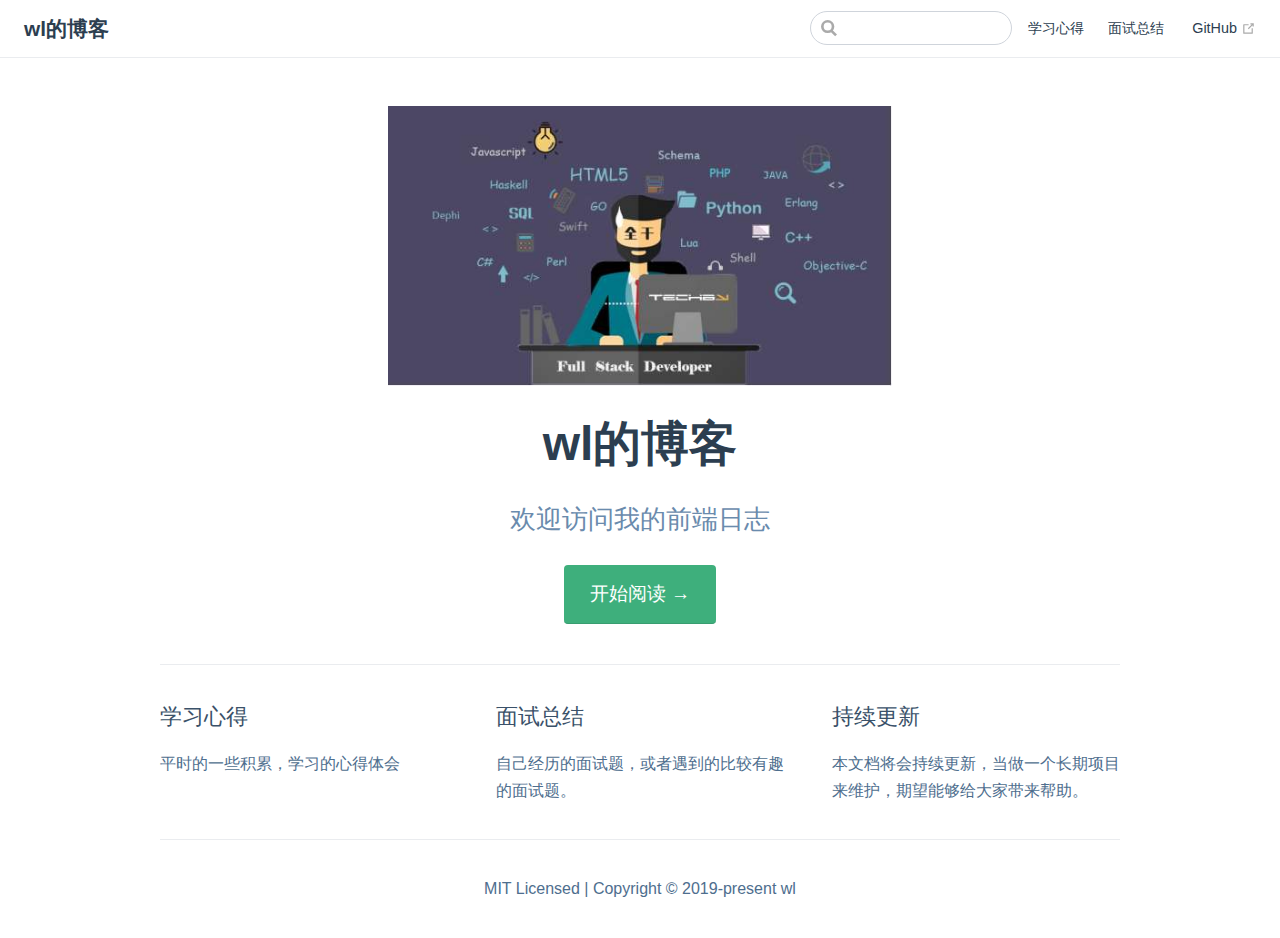
<file: index.html>
<!DOCTYPE html>
<html lang="en-US">
  <head>
    <meta charset="utf-8">
    <meta name="viewport" content="width=device-width,initial-scale=1">
    <title>wl的博客</title>
    <meta name="description" content="欢迎访问我的前端日志">
    <link rel="icon" href="/img/favicon.ico">
    
    <link rel="preload" href="/assets/css/0.styles.a83f9480.css" as="style"><link rel="preload" href="/assets/js/app.4a456fe1.js" as="script"><link rel="preload" href="/assets/js/2.e34d794f.js" as="script"><link rel="preload" href="/assets/js/5.9b62e945.js" as="script"><link rel="prefetch" href="/assets/js/10.99b56931.js"><link rel="prefetch" href="/assets/js/11.786ee36c.js"><link rel="prefetch" href="/assets/js/12.6a4248b0.js"><link rel="prefetch" href="/assets/js/13.443b1587.js"><link rel="prefetch" href="/assets/js/14.b9eb9e79.js"><link rel="prefetch" href="/assets/js/15.81241ea0.js"><link rel="prefetch" href="/assets/js/3.c69c1c61.js"><link rel="prefetch" href="/assets/js/4.db58a291.js"><link rel="prefetch" href="/assets/js/6.ab0a4842.js"><link rel="prefetch" href="/assets/js/7.1b043b7d.js"><link rel="prefetch" href="/assets/js/8.ce92405a.js"><link rel="prefetch" href="/assets/js/9.a0891bef.js">
    <link rel="stylesheet" href="/assets/css/0.styles.a83f9480.css">
  </head>
  <body>
    <div id="app" data-server-rendered="true"><div class="theme-container no-sidebar"><header class="navbar"><div class="sidebar-button"><svg xmlns="http://www.w3.org/2000/svg" aria-hidden="true" role="img" viewBox="0 0 448 512" class="icon"><path fill="currentColor" d="M436 124H12c-6.627 0-12-5.373-12-12V80c0-6.627 5.373-12 12-12h424c6.627 0 12 5.373 12 12v32c0 6.627-5.373 12-12 12zm0 160H12c-6.627 0-12-5.373-12-12v-32c0-6.627 5.373-12 12-12h424c6.627 0 12 5.373 12 12v32c0 6.627-5.373 12-12 12zm0 160H12c-6.627 0-12-5.373-12-12v-32c0-6.627 5.373-12 12-12h424c6.627 0 12 5.373 12 12v32c0 6.627-5.373 12-12 12z"></path></svg></div> <a href="/" class="home-link router-link-exact-active router-link-active"><!----> <span class="site-name">wl的博客</span></a> <div class="links"><div class="search-box"><input aria-label="Search" autocomplete="off" spellcheck="false" value=""> <!----></div> <nav class="nav-links can-hide"><div class="nav-item"><a href="/blog/" class="nav-link">学习心得</a></div><div class="nav-item"><a href="/interview/" class="nav-link">面试总结</a></div> <a href="https://github.com/wanglei041533/wlblog" target="_blank" rel="noopener noreferrer" class="repo-link">
    GitHub
    <svg xmlns="http://www.w3.org/2000/svg" aria-hidden="true" x="0px" y="0px" viewBox="0 0 100 100" width="15" height="15" class="icon outbound"><path fill="currentColor" d="M18.8,85.1h56l0,0c2.2,0,4-1.8,4-4v-32h-8v28h-48v-48h28v-8h-32l0,0c-2.2,0-4,1.8-4,4v56C14.8,83.3,16.6,85.1,18.8,85.1z"></path> <polygon fill="currentColor" points="45.7,48.7 51.3,54.3 77.2,28.5 77.2,37.2 85.2,37.2 85.2,14.9 62.8,14.9 62.8,22.9 71.5,22.9"></polygon></svg></a></nav></div></header> <div class="sidebar-mask"></div> <aside class="sidebar"><nav class="nav-links"><div class="nav-item"><a href="/blog/" class="nav-link">学习心得</a></div><div class="nav-item"><a href="/interview/" class="nav-link">面试总结</a></div> <a href="https://github.com/wanglei041533/wlblog" target="_blank" rel="noopener noreferrer" class="repo-link">
    GitHub
    <svg xmlns="http://www.w3.org/2000/svg" aria-hidden="true" x="0px" y="0px" viewBox="0 0 100 100" width="15" height="15" class="icon outbound"><path fill="currentColor" d="M18.8,85.1h56l0,0c2.2,0,4-1.8,4-4v-32h-8v28h-48v-48h28v-8h-32l0,0c-2.2,0-4,1.8-4,4v56C14.8,83.3,16.6,85.1,18.8,85.1z"></path> <polygon fill="currentColor" points="45.7,48.7 51.3,54.3 77.2,28.5 77.2,37.2 85.2,37.2 85.2,14.9 62.8,14.9 62.8,22.9 71.5,22.9"></polygon></svg></a></nav>  <!----> </aside> <main aria-labelledby="main-title" class="home"><header class="hero"><img src="/img/timg.jpeg" alt="hero"> <h1 id="main-title">wl的博客</h1> <p class="description">
      欢迎访问我的前端日志
    </p> <p class="action"><a href="/blog/" class="nav-link action-button">开始阅读 →</a></p></header> <div class="features"><div class="feature"><h2>学习心得</h2> <p>平时的一些积累，学习的心得体会</p></div><div class="feature"><h2>面试总结</h2> <p>自己经历的面试题，或者遇到的比较有趣的面试题。</p></div><div class="feature"><h2>持续更新</h2> <p>本文档将会持续更新，当做一个长期项目来维护，期望能够给大家带来帮助。</p></div></div> <div class="theme-default-content custom content__default"></div> <div class="footer">
    MIT Licensed | Copyright © 2019-present wl
  </div></main></div><div class="global-ui"></div></div>
    <script src="/assets/js/app.4a456fe1.js" defer></script><script src="/assets/js/2.e34d794f.js" defer></script><script src="/assets/js/5.9b62e945.js" defer></script>
  </body>
</html>
</file>
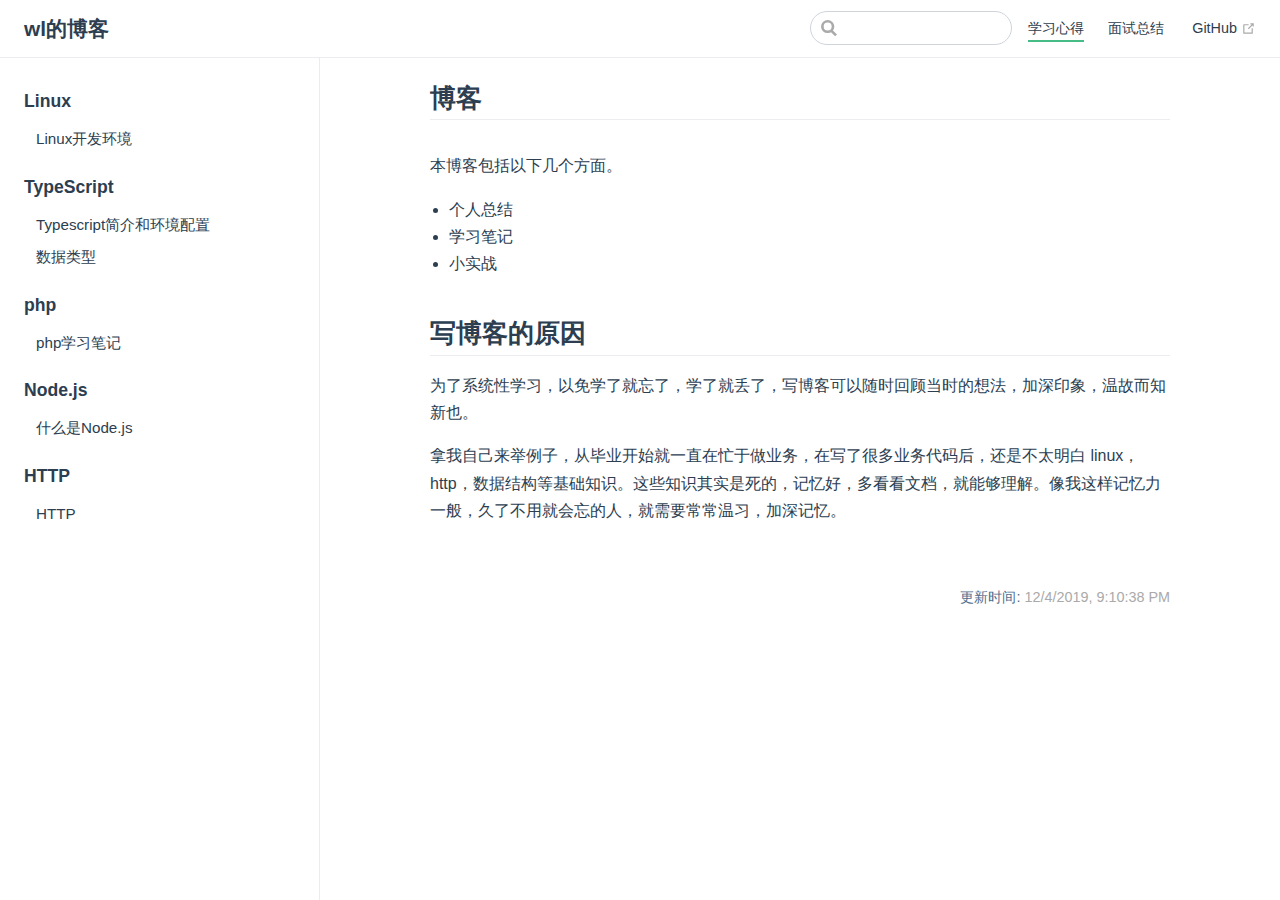
<file: blog/index.html>
<!DOCTYPE html>
<html lang="en-US">
  <head>
    <meta charset="utf-8">
    <meta name="viewport" content="width=device-width,initial-scale=1">
    <title>博客 | wl的博客</title>
    <meta name="description" content="欢迎访问我的前端日志">
    <link rel="icon" href="/img/favicon.ico">
    
    <link rel="preload" href="/assets/css/0.styles.a83f9480.css" as="style"><link rel="preload" href="/assets/js/app.4a456fe1.js" as="script"><link rel="preload" href="/assets/js/2.e34d794f.js" as="script"><link rel="preload" href="/assets/js/6.ab0a4842.js" as="script"><link rel="prefetch" href="/assets/js/10.99b56931.js"><link rel="prefetch" href="/assets/js/11.786ee36c.js"><link rel="prefetch" href="/assets/js/12.6a4248b0.js"><link rel="prefetch" href="/assets/js/13.443b1587.js"><link rel="prefetch" href="/assets/js/14.b9eb9e79.js"><link rel="prefetch" href="/assets/js/15.81241ea0.js"><link rel="prefetch" href="/assets/js/3.c69c1c61.js"><link rel="prefetch" href="/assets/js/4.db58a291.js"><link rel="prefetch" href="/assets/js/5.9b62e945.js"><link rel="prefetch" href="/assets/js/7.1b043b7d.js"><link rel="prefetch" href="/assets/js/8.ce92405a.js"><link rel="prefetch" href="/assets/js/9.a0891bef.js">
    <link rel="stylesheet" href="/assets/css/0.styles.a83f9480.css">
  </head>
  <body>
    <div id="app" data-server-rendered="true"><div class="theme-container"><header class="navbar"><div class="sidebar-button"><svg xmlns="http://www.w3.org/2000/svg" aria-hidden="true" role="img" viewBox="0 0 448 512" class="icon"><path fill="currentColor" d="M436 124H12c-6.627 0-12-5.373-12-12V80c0-6.627 5.373-12 12-12h424c6.627 0 12 5.373 12 12v32c0 6.627-5.373 12-12 12zm0 160H12c-6.627 0-12-5.373-12-12v-32c0-6.627 5.373-12 12-12h424c6.627 0 12 5.373 12 12v32c0 6.627-5.373 12-12 12zm0 160H12c-6.627 0-12-5.373-12-12v-32c0-6.627 5.373-12 12-12h424c6.627 0 12 5.373 12 12v32c0 6.627-5.373 12-12 12z"></path></svg></div> <a href="/" class="home-link router-link-active"><!----> <span class="site-name">wl的博客</span></a> <div class="links"><div class="search-box"><input aria-label="Search" autocomplete="off" spellcheck="false" value=""> <!----></div> <nav class="nav-links can-hide"><div class="nav-item"><a href="/blog/" class="nav-link router-link-exact-active router-link-active">学习心得</a></div><div class="nav-item"><a href="/interview/" class="nav-link">面试总结</a></div> <a href="https://github.com/wanglei041533/wlblog" target="_blank" rel="noopener noreferrer" class="repo-link">
    GitHub
    <svg xmlns="http://www.w3.org/2000/svg" aria-hidden="true" x="0px" y="0px" viewBox="0 0 100 100" width="15" height="15" class="icon outbound"><path fill="currentColor" d="M18.8,85.1h56l0,0c2.2,0,4-1.8,4-4v-32h-8v28h-48v-48h28v-8h-32l0,0c-2.2,0-4,1.8-4,4v56C14.8,83.3,16.6,85.1,18.8,85.1z"></path> <polygon fill="currentColor" points="45.7,48.7 51.3,54.3 77.2,28.5 77.2,37.2 85.2,37.2 85.2,14.9 62.8,14.9 62.8,22.9 71.5,22.9"></polygon></svg></a></nav></div></header> <div class="sidebar-mask"></div> <aside class="sidebar"><nav class="nav-links"><div class="nav-item"><a href="/blog/" class="nav-link router-link-exact-active router-link-active">学习心得</a></div><div class="nav-item"><a href="/interview/" class="nav-link">面试总结</a></div> <a href="https://github.com/wanglei041533/wlblog" target="_blank" rel="noopener noreferrer" class="repo-link">
    GitHub
    <svg xmlns="http://www.w3.org/2000/svg" aria-hidden="true" x="0px" y="0px" viewBox="0 0 100 100" width="15" height="15" class="icon outbound"><path fill="currentColor" d="M18.8,85.1h56l0,0c2.2,0,4-1.8,4-4v-32h-8v28h-48v-48h28v-8h-32l0,0c-2.2,0-4,1.8-4,4v56C14.8,83.3,16.6,85.1,18.8,85.1z"></path> <polygon fill="currentColor" points="45.7,48.7 51.3,54.3 77.2,28.5 77.2,37.2 85.2,37.2 85.2,14.9 62.8,14.9 62.8,22.9 71.5,22.9"></polygon></svg></a></nav>  <ul class="sidebar-links"><li><section class="sidebar-group depth-0"><p class="sidebar-heading open"><span>Linux</span> <!----></p> <ul class="sidebar-links sidebar-group-items"><li><a href="/blog/linux.html" class="sidebar-link">Linux开发环境</a></li></ul></section></li><li><section class="sidebar-group depth-0"><p class="sidebar-heading"><span>TypeScript</span> <!----></p> <ul class="sidebar-links sidebar-group-items"><li><a href="/blog/ts-introduce-env.html" class="sidebar-link">Typescript简介和环境配置</a></li><li><a href="/blog/ts-data-types.html" class="sidebar-link">数据类型</a></li></ul></section></li><li><section class="sidebar-group depth-0"><p class="sidebar-heading"><span>php</span> <!----></p> <ul class="sidebar-links sidebar-group-items"><li><a href="/blog/php.html" class="sidebar-link">php学习笔记</a></li></ul></section></li><li><section class="sidebar-group depth-0"><p class="sidebar-heading"><span>Node.js</span> <!----></p> <ul class="sidebar-links sidebar-group-items"><li><a href="/blog/node.html" class="sidebar-link">什么是Node.js</a></li></ul></section></li><li><section class="sidebar-group depth-0"><p class="sidebar-heading"><span>HTTP</span> <!----></p> <ul class="sidebar-links sidebar-group-items"><li><a href="/blog/http.html" class="sidebar-link">HTTP</a></li></ul></section></li></ul> </aside> <main class="page"> <div class="theme-default-content content__default"><h2 id="博客"><a href="#博客" class="header-anchor">#</a> 博客</h2> <p>本博客包括以下几个方面。</p> <ul><li>个人总结</li> <li>学习笔记</li> <li>小实战</li></ul> <h2 id="写博客的原因"><a href="#写博客的原因" class="header-anchor">#</a> 写博客的原因</h2> <p>为了系统性学习，以免学了就忘了，学了就丢了，写博客可以随时回顾当时的想法，加深印象，温故而知新也。</p> <p>拿我自己来举例子，从毕业开始就一直在忙于做业务，在写了很多业务代码后，还是不太明白 linux，http，数据结构等基础知识。这些知识其实是死的，记忆好，多看看文档，就能够理解。像我这样记忆力一般，久了不用就会忘的人，就需要常常温习，加深记忆。</p></div> <footer class="page-edit"><!----> <div class="last-updated"><span class="prefix">更新时间:</span> <span class="time">12/4/2019, 9:10:38 PM</span></div></footer> <!----> </main></div><div class="global-ui"></div></div>
    <script src="/assets/js/app.4a456fe1.js" defer></script><script src="/assets/js/2.e34d794f.js" defer></script><script src="/assets/js/6.ab0a4842.js" defer></script>
  </body>
</html>
</file>
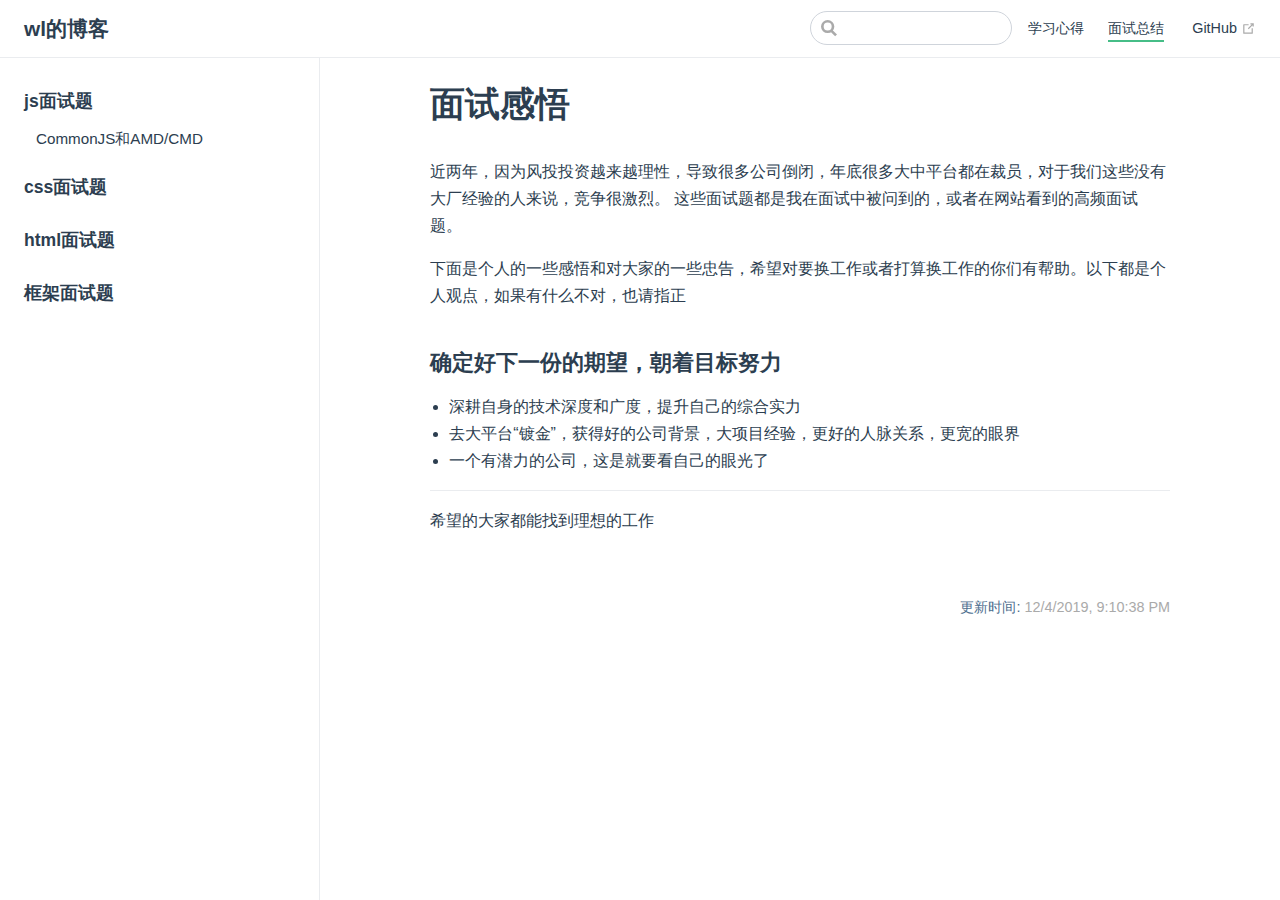
<file: interview/index.html>
<!DOCTYPE html>
<html lang="en-US">
  <head>
    <meta charset="utf-8">
    <meta name="viewport" content="width=device-width,initial-scale=1">
    <title>面试感悟 | wl的博客</title>
    <meta name="description" content="欢迎访问我的前端日志">
    <link rel="icon" href="/img/favicon.ico">
    
    <link rel="preload" href="/assets/css/0.styles.a83f9480.css" as="style"><link rel="preload" href="/assets/js/app.4a456fe1.js" as="script"><link rel="preload" href="/assets/js/2.e34d794f.js" as="script"><link rel="preload" href="/assets/js/13.443b1587.js" as="script"><link rel="prefetch" href="/assets/js/10.99b56931.js"><link rel="prefetch" href="/assets/js/11.786ee36c.js"><link rel="prefetch" href="/assets/js/12.6a4248b0.js"><link rel="prefetch" href="/assets/js/14.b9eb9e79.js"><link rel="prefetch" href="/assets/js/15.81241ea0.js"><link rel="prefetch" href="/assets/js/3.c69c1c61.js"><link rel="prefetch" href="/assets/js/4.db58a291.js"><link rel="prefetch" href="/assets/js/5.9b62e945.js"><link rel="prefetch" href="/assets/js/6.ab0a4842.js"><link rel="prefetch" href="/assets/js/7.1b043b7d.js"><link rel="prefetch" href="/assets/js/8.ce92405a.js"><link rel="prefetch" href="/assets/js/9.a0891bef.js">
    <link rel="stylesheet" href="/assets/css/0.styles.a83f9480.css">
  </head>
  <body>
    <div id="app" data-server-rendered="true"><div class="theme-container"><header class="navbar"><div class="sidebar-button"><svg xmlns="http://www.w3.org/2000/svg" aria-hidden="true" role="img" viewBox="0 0 448 512" class="icon"><path fill="currentColor" d="M436 124H12c-6.627 0-12-5.373-12-12V80c0-6.627 5.373-12 12-12h424c6.627 0 12 5.373 12 12v32c0 6.627-5.373 12-12 12zm0 160H12c-6.627 0-12-5.373-12-12v-32c0-6.627 5.373-12 12-12h424c6.627 0 12 5.373 12 12v32c0 6.627-5.373 12-12 12zm0 160H12c-6.627 0-12-5.373-12-12v-32c0-6.627 5.373-12 12-12h424c6.627 0 12 5.373 12 12v32c0 6.627-5.373 12-12 12z"></path></svg></div> <a href="/" class="home-link router-link-active"><!----> <span class="site-name">wl的博客</span></a> <div class="links"><div class="search-box"><input aria-label="Search" autocomplete="off" spellcheck="false" value=""> <!----></div> <nav class="nav-links can-hide"><div class="nav-item"><a href="/blog/" class="nav-link">学习心得</a></div><div class="nav-item"><a href="/interview/" class="nav-link router-link-exact-active router-link-active">面试总结</a></div> <a href="https://github.com/wanglei041533/wlblog" target="_blank" rel="noopener noreferrer" class="repo-link">
    GitHub
    <svg xmlns="http://www.w3.org/2000/svg" aria-hidden="true" x="0px" y="0px" viewBox="0 0 100 100" width="15" height="15" class="icon outbound"><path fill="currentColor" d="M18.8,85.1h56l0,0c2.2,0,4-1.8,4-4v-32h-8v28h-48v-48h28v-8h-32l0,0c-2.2,0-4,1.8-4,4v56C14.8,83.3,16.6,85.1,18.8,85.1z"></path> <polygon fill="currentColor" points="45.7,48.7 51.3,54.3 77.2,28.5 77.2,37.2 85.2,37.2 85.2,14.9 62.8,14.9 62.8,22.9 71.5,22.9"></polygon></svg></a></nav></div></header> <div class="sidebar-mask"></div> <aside class="sidebar"><nav class="nav-links"><div class="nav-item"><a href="/blog/" class="nav-link">学习心得</a></div><div class="nav-item"><a href="/interview/" class="nav-link router-link-exact-active router-link-active">面试总结</a></div> <a href="https://github.com/wanglei041533/wlblog" target="_blank" rel="noopener noreferrer" class="repo-link">
    GitHub
    <svg xmlns="http://www.w3.org/2000/svg" aria-hidden="true" x="0px" y="0px" viewBox="0 0 100 100" width="15" height="15" class="icon outbound"><path fill="currentColor" d="M18.8,85.1h56l0,0c2.2,0,4-1.8,4-4v-32h-8v28h-48v-48h28v-8h-32l0,0c-2.2,0-4,1.8-4,4v56C14.8,83.3,16.6,85.1,18.8,85.1z"></path> <polygon fill="currentColor" points="45.7,48.7 51.3,54.3 77.2,28.5 77.2,37.2 85.2,37.2 85.2,14.9 62.8,14.9 62.8,22.9 71.5,22.9"></polygon></svg></a></nav>  <ul class="sidebar-links"><li><section class="sidebar-group depth-0"><p class="sidebar-heading open"><span>js面试题</span> <!----></p> <ul class="sidebar-links sidebar-group-items"><li><a href="/interview/js-amd-cmd.html" class="sidebar-link">CommonJS和AMD/CMD</a></li></ul></section></li><li><section class="sidebar-group depth-0"><p class="sidebar-heading"><span>css面试题</span> <!----></p> <!----></section></li><li><section class="sidebar-group depth-0"><p class="sidebar-heading"><span>html面试题</span> <!----></p> <!----></section></li><li><section class="sidebar-group depth-0"><p class="sidebar-heading"><span>框架面试题</span> <!----></p> <!----></section></li></ul> </aside> <main class="page"> <div class="theme-default-content content__default"><h1 id="面试感悟"><a href="#面试感悟" class="header-anchor">#</a> 面试感悟</h1> <p>近两年，因为风投投资越来越理性，导致很多公司倒闭，年底很多大中平台都在裁员，对于我们这些没有大厂经验的人来说，竞争很激烈。
这些面试题都是我在面试中被问到的，或者在网站看到的高频面试题。</p> <p>下面是个人的一些感悟和对大家的一些忠告，希望对要换工作或者打算换工作的你们有帮助。以下都是个人观点，如果有什么不对，也请指正</p> <h3 id="确定好下一份的期望，朝着目标努力"><a href="#确定好下一份的期望，朝着目标努力" class="header-anchor">#</a> 确定好下一份的期望，朝着目标努力</h3> <ul><li>深耕自身的技术深度和广度，提升自己的综合实力</li> <li>去大平台“镀金”，获得好的公司背景，大项目经验，更好的人脉关系，更宽的眼界</li> <li>一个有潜力的公司，这是就要看自己的眼光了</li></ul> <hr> <p>希望的大家都能找到理想的工作</p></div> <footer class="page-edit"><!----> <div class="last-updated"><span class="prefix">更新时间:</span> <span class="time">12/4/2019, 9:10:38 PM</span></div></footer> <!----> </main></div><div class="global-ui"></div></div>
    <script src="/assets/js/app.4a456fe1.js" defer></script><script src="/assets/js/2.e34d794f.js" defer></script><script src="/assets/js/13.443b1587.js" defer></script>
  </body>
</html>
</file>
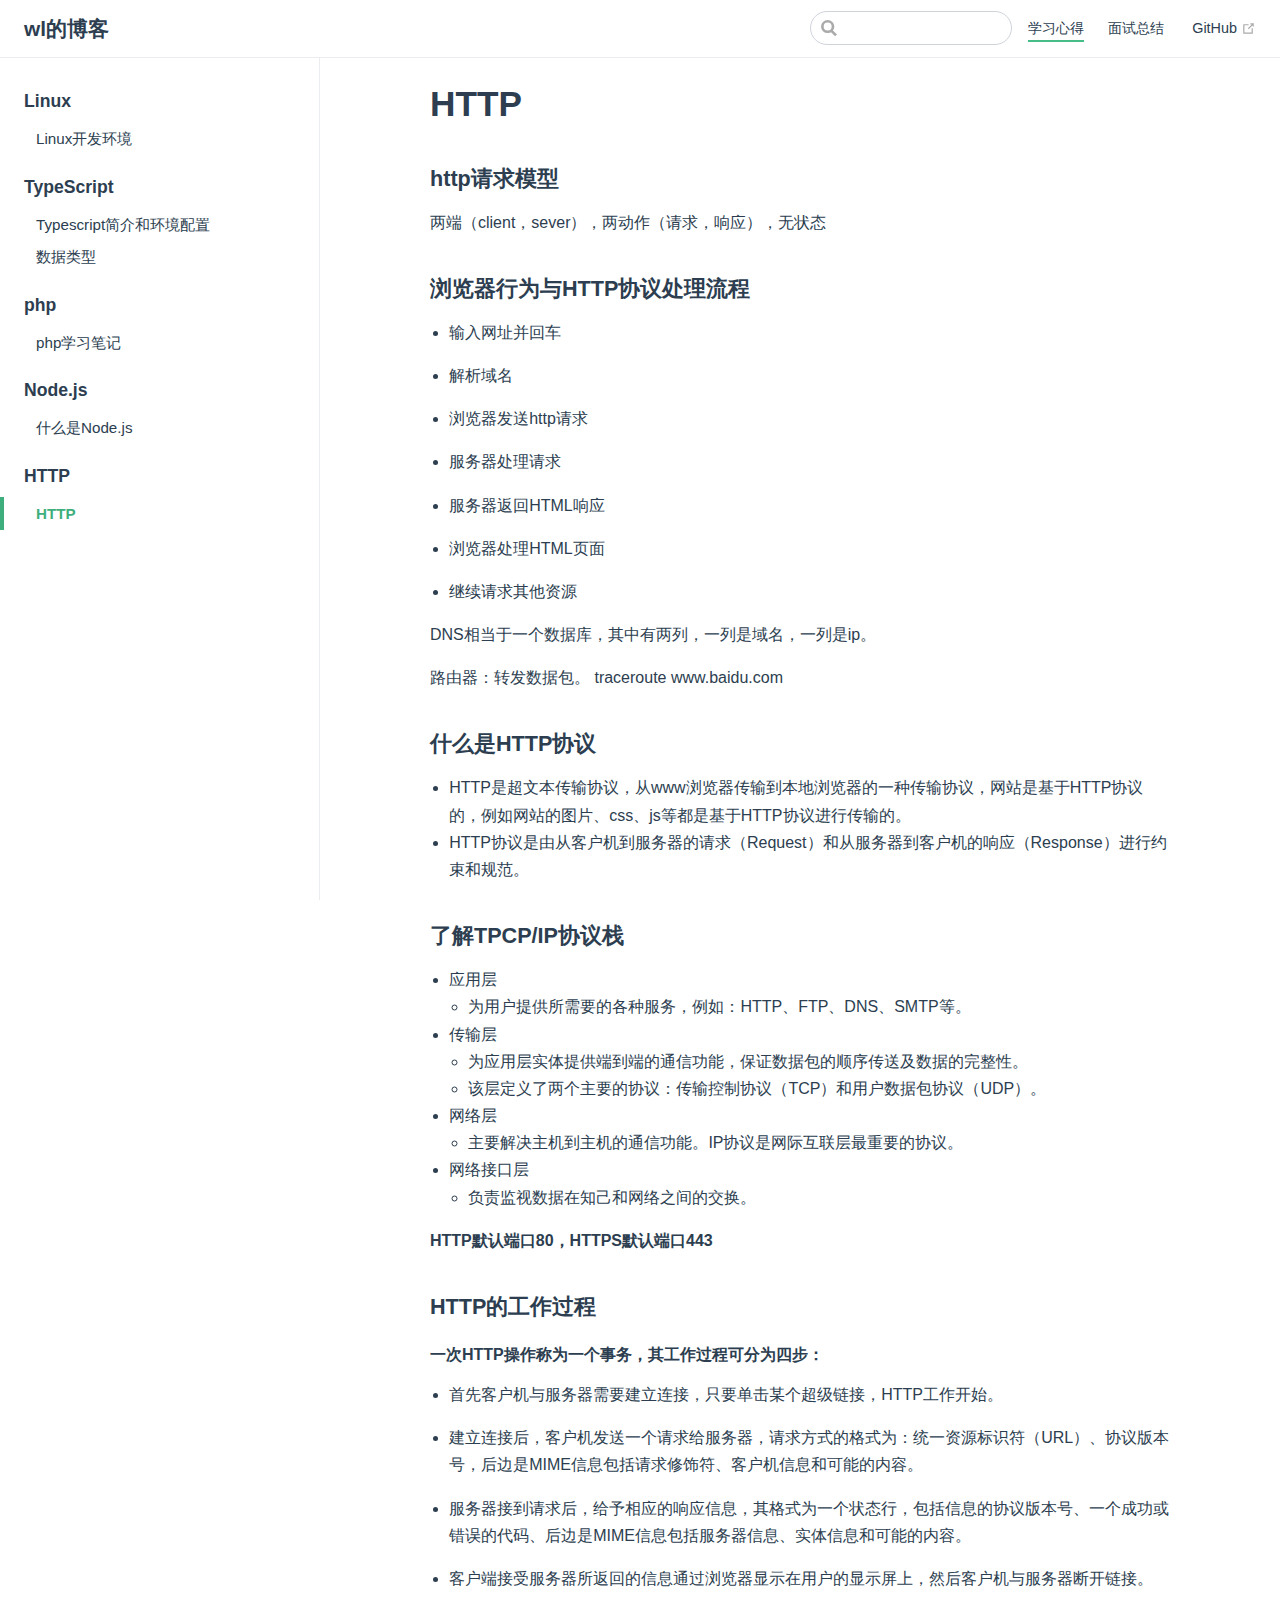
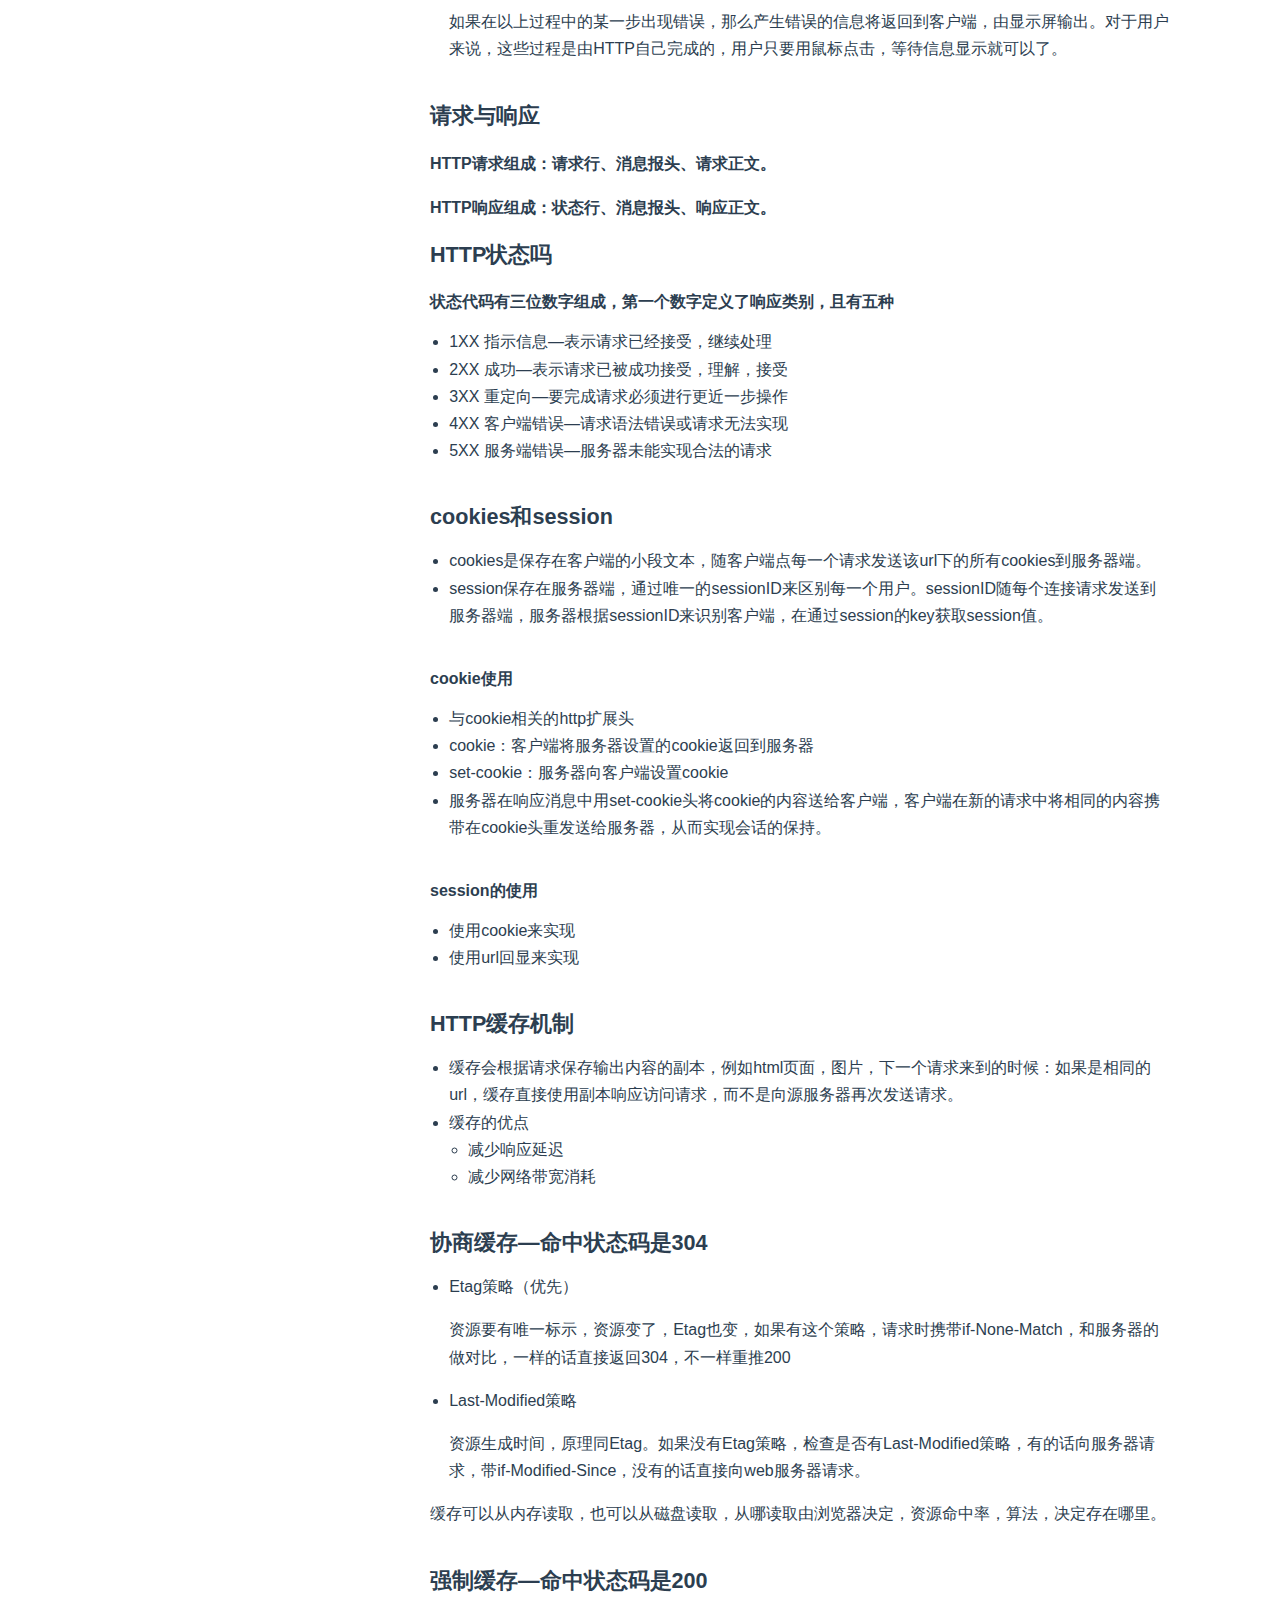
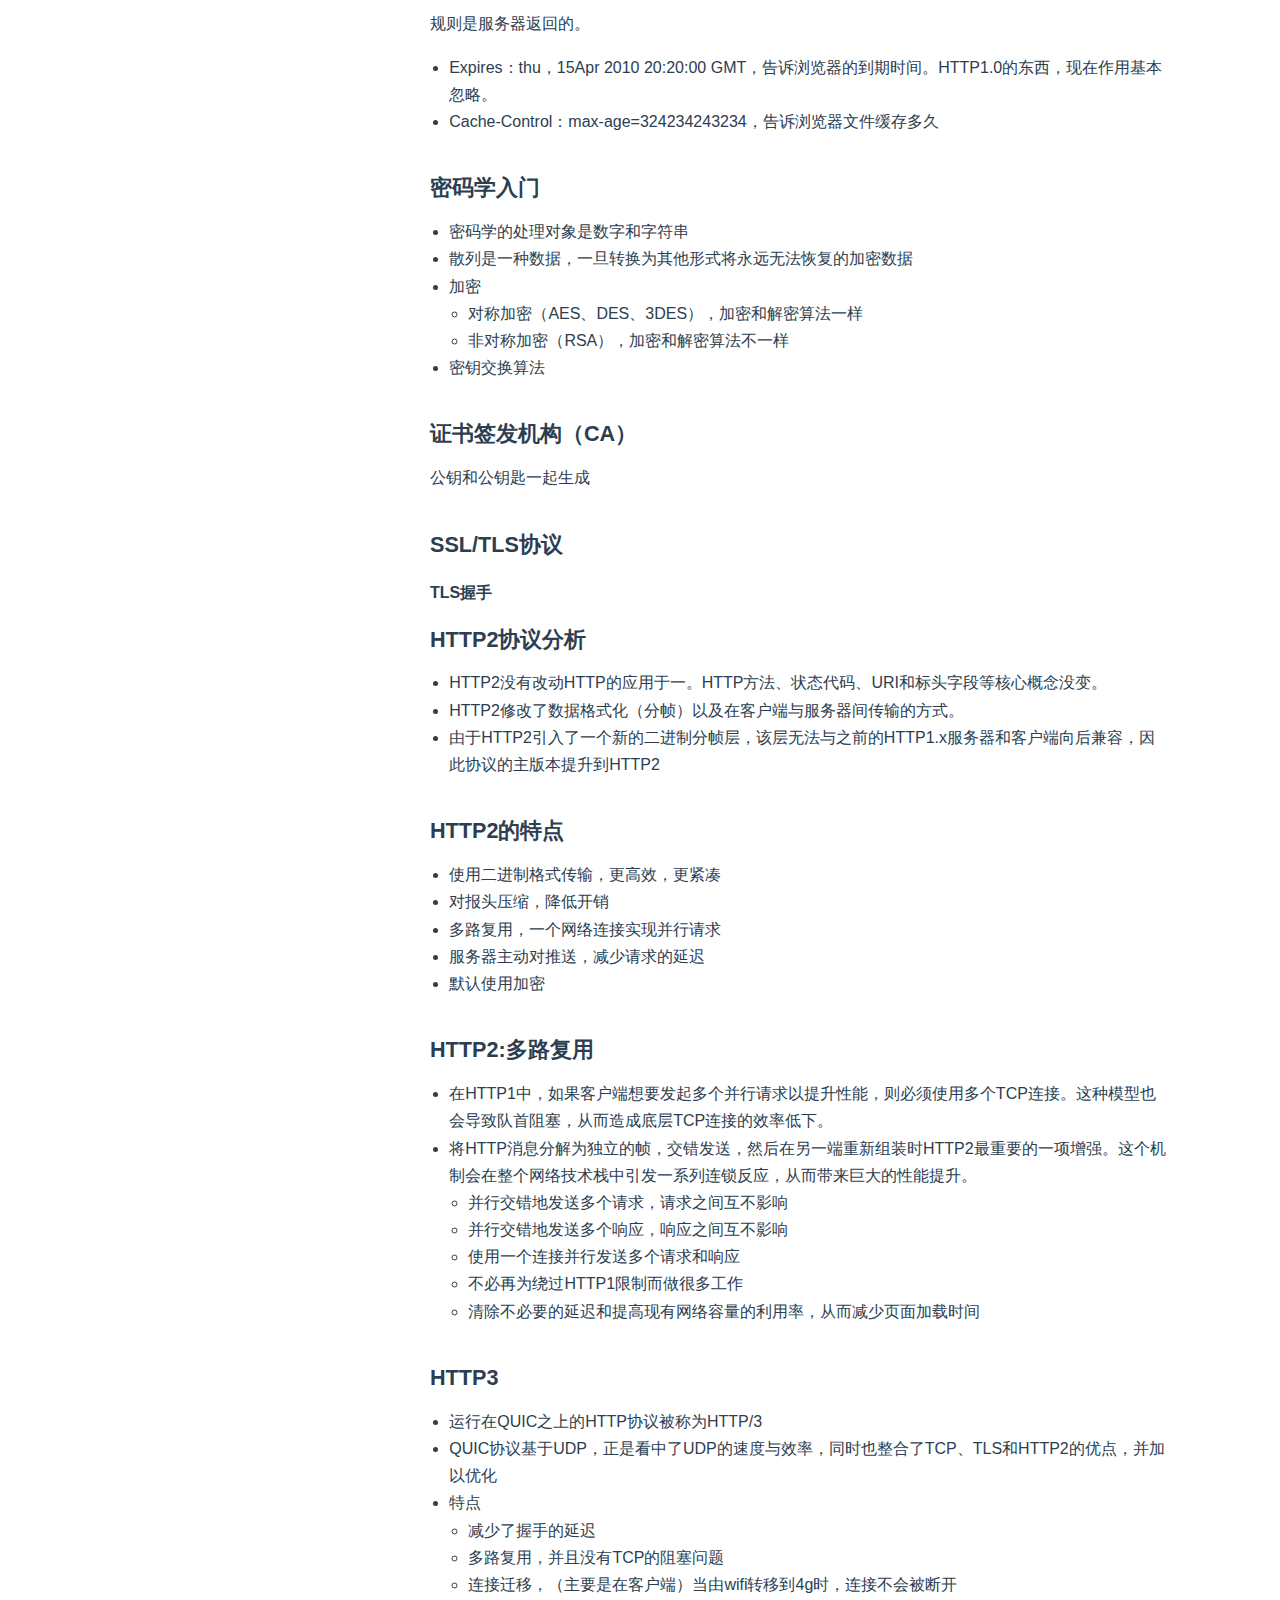
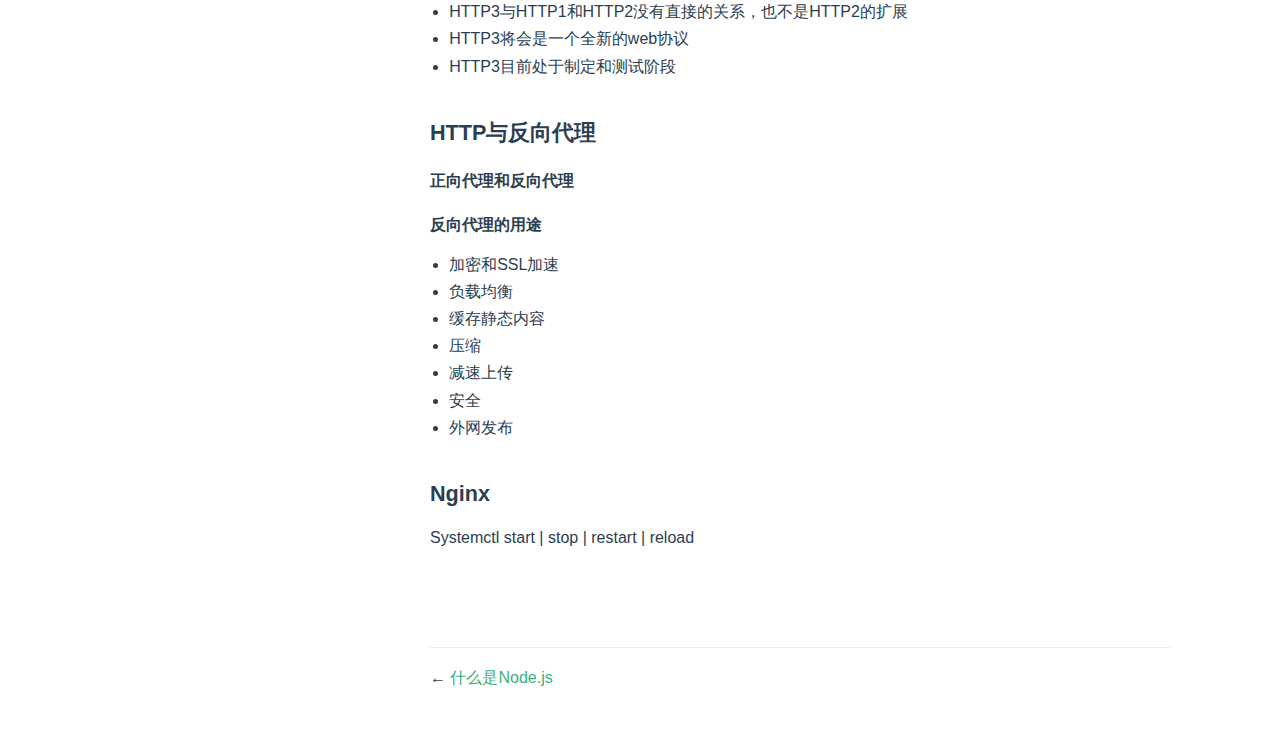
<file: blog/http.html>
<!DOCTYPE html>
<html lang="en-US">
  <head>
    <meta charset="utf-8">
    <meta name="viewport" content="width=device-width,initial-scale=1">
    <title>HTTP | wl的博客</title>
    <meta name="description" content="欢迎访问我的前端日志">
    <link rel="icon" href="/img/favicon.ico">
    
    <link rel="preload" href="/assets/css/0.styles.a83f9480.css" as="style"><link rel="preload" href="/assets/js/app.4a456fe1.js" as="script"><link rel="preload" href="/assets/js/2.e34d794f.js" as="script"><link rel="preload" href="/assets/js/7.1b043b7d.js" as="script"><link rel="prefetch" href="/assets/js/10.99b56931.js"><link rel="prefetch" href="/assets/js/11.786ee36c.js"><link rel="prefetch" href="/assets/js/12.6a4248b0.js"><link rel="prefetch" href="/assets/js/13.443b1587.js"><link rel="prefetch" href="/assets/js/14.b9eb9e79.js"><link rel="prefetch" href="/assets/js/15.81241ea0.js"><link rel="prefetch" href="/assets/js/3.c69c1c61.js"><link rel="prefetch" href="/assets/js/4.db58a291.js"><link rel="prefetch" href="/assets/js/5.9b62e945.js"><link rel="prefetch" href="/assets/js/6.ab0a4842.js"><link rel="prefetch" href="/assets/js/8.ce92405a.js"><link rel="prefetch" href="/assets/js/9.a0891bef.js">
    <link rel="stylesheet" href="/assets/css/0.styles.a83f9480.css">
  </head>
  <body>
    <div id="app" data-server-rendered="true"><div class="theme-container"><header class="navbar"><div class="sidebar-button"><svg xmlns="http://www.w3.org/2000/svg" aria-hidden="true" role="img" viewBox="0 0 448 512" class="icon"><path fill="currentColor" d="M436 124H12c-6.627 0-12-5.373-12-12V80c0-6.627 5.373-12 12-12h424c6.627 0 12 5.373 12 12v32c0 6.627-5.373 12-12 12zm0 160H12c-6.627 0-12-5.373-12-12v-32c0-6.627 5.373-12 12-12h424c6.627 0 12 5.373 12 12v32c0 6.627-5.373 12-12 12zm0 160H12c-6.627 0-12-5.373-12-12v-32c0-6.627 5.373-12 12-12h424c6.627 0 12 5.373 12 12v32c0 6.627-5.373 12-12 12z"></path></svg></div> <a href="/" class="home-link router-link-active"><!----> <span class="site-name">wl的博客</span></a> <div class="links"><div class="search-box"><input aria-label="Search" autocomplete="off" spellcheck="false" value=""> <!----></div> <nav class="nav-links can-hide"><div class="nav-item"><a href="/blog/" class="nav-link router-link-active">学习心得</a></div><div class="nav-item"><a href="/interview/" class="nav-link">面试总结</a></div> <a href="https://github.com/wanglei041533/wlblog" target="_blank" rel="noopener noreferrer" class="repo-link">
    GitHub
    <svg xmlns="http://www.w3.org/2000/svg" aria-hidden="true" x="0px" y="0px" viewBox="0 0 100 100" width="15" height="15" class="icon outbound"><path fill="currentColor" d="M18.8,85.1h56l0,0c2.2,0,4-1.8,4-4v-32h-8v28h-48v-48h28v-8h-32l0,0c-2.2,0-4,1.8-4,4v56C14.8,83.3,16.6,85.1,18.8,85.1z"></path> <polygon fill="currentColor" points="45.7,48.7 51.3,54.3 77.2,28.5 77.2,37.2 85.2,37.2 85.2,14.9 62.8,14.9 62.8,22.9 71.5,22.9"></polygon></svg></a></nav></div></header> <div class="sidebar-mask"></div> <aside class="sidebar"><nav class="nav-links"><div class="nav-item"><a href="/blog/" class="nav-link router-link-active">学习心得</a></div><div class="nav-item"><a href="/interview/" class="nav-link">面试总结</a></div> <a href="https://github.com/wanglei041533/wlblog" target="_blank" rel="noopener noreferrer" class="repo-link">
    GitHub
    <svg xmlns="http://www.w3.org/2000/svg" aria-hidden="true" x="0px" y="0px" viewBox="0 0 100 100" width="15" height="15" class="icon outbound"><path fill="currentColor" d="M18.8,85.1h56l0,0c2.2,0,4-1.8,4-4v-32h-8v28h-48v-48h28v-8h-32l0,0c-2.2,0-4,1.8-4,4v56C14.8,83.3,16.6,85.1,18.8,85.1z"></path> <polygon fill="currentColor" points="45.7,48.7 51.3,54.3 77.2,28.5 77.2,37.2 85.2,37.2 85.2,14.9 62.8,14.9 62.8,22.9 71.5,22.9"></polygon></svg></a></nav>  <ul class="sidebar-links"><li><section class="sidebar-group depth-0"><p class="sidebar-heading"><span>Linux</span> <!----></p> <ul class="sidebar-links sidebar-group-items"><li><a href="/blog/linux.html" class="sidebar-link">Linux开发环境</a></li></ul></section></li><li><section class="sidebar-group depth-0"><p class="sidebar-heading"><span>TypeScript</span> <!----></p> <ul class="sidebar-links sidebar-group-items"><li><a href="/blog/ts-introduce-env.html" class="sidebar-link">Typescript简介和环境配置</a></li><li><a href="/blog/ts-data-types.html" class="sidebar-link">数据类型</a></li></ul></section></li><li><section class="sidebar-group depth-0"><p class="sidebar-heading"><span>php</span> <!----></p> <ul class="sidebar-links sidebar-group-items"><li><a href="/blog/php.html" class="sidebar-link">php学习笔记</a></li></ul></section></li><li><section class="sidebar-group depth-0"><p class="sidebar-heading"><span>Node.js</span> <!----></p> <ul class="sidebar-links sidebar-group-items"><li><a href="/blog/node.html" class="sidebar-link">什么是Node.js</a></li></ul></section></li><li><section class="sidebar-group depth-0"><p class="sidebar-heading open"><span>HTTP</span> <!----></p> <ul class="sidebar-links sidebar-group-items"><li><a href="/blog/http.html" class="active sidebar-link">HTTP</a><ul class="sidebar-sub-headers"></ul></li></ul></section></li></ul> </aside> <main class="page"> <div class="theme-default-content content__default"><h1 id="http"><a href="#http" class="header-anchor">#</a> HTTP</h1> <h3 id="http请求模型"><a href="#http请求模型" class="header-anchor">#</a> http请求模型</h3> <p>两端（client，sever），两动作（请求，响应），无状态</p> <h3 id="浏览器行为与http协议处理流程"><a href="#浏览器行为与http协议处理流程" class="header-anchor">#</a> 浏览器行为与HTTP协议处理流程</h3> <ul><li><p>输入网址并回车</p></li> <li><p>解析域名</p></li> <li><p>浏览器发送http请求</p></li> <li><p>服务器处理请求</p></li> <li><p>服务器返回HTML响应</p></li> <li><p>浏览器处理HTML页面</p></li> <li><p>继续请求其他资源</p></li></ul> <p>DNS相当于一个数据库，其中有两列，一列是域名，一列是ip。</p> <p>路由器：转发数据包。 traceroute www.baidu.com</p> <h3 id="什么是http协议"><a href="#什么是http协议" class="header-anchor">#</a> 什么是HTTP协议</h3> <ul><li>HTTP是超文本传输协议，从www浏览器传输到本地浏览器的一种传输协议，网站是基于HTTP协议的，例如网站的图片、css、js等都是基于HTTP协议进行传输的。</li> <li>HTTP协议是由从客户机到服务器的请求（Request）和从服务器到客户机的响应（Response）进行约束和规范。</li></ul> <h3 id="了解tpcp-ip协议栈"><a href="#了解tpcp-ip协议栈" class="header-anchor">#</a> 了解TPCP/IP协议栈</h3> <ul><li>应用层
<ul><li>为用户提供所需要的各种服务，例如：HTTP、FTP、DNS、SMTP等。</li></ul></li> <li>传输层
<ul><li>为应用层实体提供端到端的通信功能，保证数据包的顺序传送及数据的完整性。</li> <li>该层定义了两个主要的协议：传输控制协议（TCP）和用户数据包协议（UDP）。</li></ul></li> <li>网络层
<ul><li>主要解决主机到主机的通信功能。IP协议是网际互联层最重要的协议。</li></ul></li> <li>网络接口层
<ul><li>负责监视数据在知己和网络之间的交换。</li></ul></li></ul> <p><strong>HTTP默认端口80，HTTPS默认端口443</strong></p> <h3 id="http的工作过程"><a href="#http的工作过程" class="header-anchor">#</a> HTTP的工作过程</h3> <h4 id="一次http操作称为一个事务，其工作过程可分为四步："><a href="#一次http操作称为一个事务，其工作过程可分为四步：" class="header-anchor">#</a> 一次HTTP操作称为一个事务，其工作过程可分为四步：</h4> <ul><li><p>首先客户机与服务器需要建立连接，只要单击某个超级链接，HTTP工作开始。</p></li> <li><p>建立连接后，客户机发送一个请求给服务器，请求方式的格式为：统一资源标识符（URL）、协议版本号，后边是MIME信息包括请求修饰符、客户机信息和可能的内容。</p></li> <li><p>服务器接到请求后，给予相应的响应信息，其格式为一个状态行，包括信息的协议版本号、一个成功或错误的代码、后边是MIME信息包括服务器信息、实体信息和可能的内容。</p></li> <li><p>客户端接受服务器所返回的信息通过浏览器显示在用户的显示屏上，然后客户机与服务器断开链接。</p> <p>如果在以上过程中的某一步出现错误，那么产生错误的信息将返回到客户端，由显示屏输出。对于用户来说，这些过程是由HTTP自己完成的，用户只要用鼠标点击，等待信息显示就可以了。</p></li></ul> <h3 id="请求与响应"><a href="#请求与响应" class="header-anchor">#</a> 请求与响应</h3> <h4 id="http请求组成：请求行、消息报头、请求正文。"><a href="#http请求组成：请求行、消息报头、请求正文。" class="header-anchor">#</a> HTTP请求组成：请求行、消息报头、请求正文。</h4> <h4 id="http响应组成：状态行、消息报头、响应正文。"><a href="#http响应组成：状态行、消息报头、响应正文。" class="header-anchor">#</a> HTTP响应组成：状态行、消息报头、响应正文。</h4> <h3 id="http状态吗"><a href="#http状态吗" class="header-anchor">#</a> HTTP状态吗</h3> <h4 id="状态代码有三位数字组成，第一个数字定义了响应类别，且有五种"><a href="#状态代码有三位数字组成，第一个数字定义了响应类别，且有五种" class="header-anchor">#</a> 状态代码有三位数字组成，第一个数字定义了响应类别，且有五种</h4> <ul><li>1XX 指示信息—表示请求已经接受，继续处理</li> <li>2XX 成功—表示请求已被成功接受，理解，接受</li> <li>3XX 重定向—要完成请求必须进行更近一步操作</li> <li>4XX 客户端错误—请求语法错误或请求无法实现</li> <li>5XX 服务端错误—服务器未能实现合法的请求</li></ul> <h3 id="cookies和session"><a href="#cookies和session" class="header-anchor">#</a> cookies和session</h3> <ul><li>cookies是保存在客户端的小段文本，随客户端点每一个请求发送该url下的所有cookies到服务器端。</li> <li>session保存在服务器端，通过唯一的sessionID来区别每一个用户。sessionID随每个连接请求发送到服务器端，服务器根据sessionID来识别客户端，在通过session的key获取session值。</li></ul> <h4 id="cookie使用"><a href="#cookie使用" class="header-anchor">#</a> cookie使用</h4> <ul><li>与cookie相关的http扩展头</li> <li>cookie：客户端将服务器设置的cookie返回到服务器</li> <li>set-cookie：服务器向客户端设置cookie</li> <li>服务器在响应消息中用set-cookie头将cookie的内容送给客户端，客户端在新的请求中将相同的内容携带在cookie头重发送给服务器，从而实现会话的保持。</li></ul> <h4 id="session的使用"><a href="#session的使用" class="header-anchor">#</a> session的使用</h4> <ul><li>使用cookie来实现</li> <li>使用url回显来实现</li></ul> <h3 id="http缓存机制"><a href="#http缓存机制" class="header-anchor">#</a> HTTP缓存机制</h3> <ul><li>缓存会根据请求保存输出内容的副本，例如html页面，图片，下一个请求来到的时候：如果是相同的url，缓存直接使用副本响应访问请求，而不是向源服务器再次发送请求。</li> <li>缓存的优点
<ul><li>减少响应延迟</li> <li>减少网络带宽消耗</li></ul></li></ul> <h3 id="协商缓存—命中状态码是304"><a href="#协商缓存—命中状态码是304" class="header-anchor">#</a> 协商缓存—命中状态码是304</h3> <ul><li><p>Etag策略（优先）</p> <p>资源要有唯一标示，资源变了，Etag也变，如果有这个策略，请求时携带if-None-Match，和服务器的做对比，一样的话直接返回304，不一样重推200</p></li> <li><p>Last-Modified策略</p> <p>资源生成时间，原理同Etag。如果没有Etag策略，检查是否有Last-Modified策略，有的话向服务器请求，带if-Modified-Since，没有的话直接向web服务器请求。</p></li></ul> <p>缓存可以从内存读取，也可以从磁盘读取，从哪读取由浏览器决定，资源命中率，算法，决定存在哪里。</p> <h3 id="强制缓存—命中状态码是200"><a href="#强制缓存—命中状态码是200" class="header-anchor">#</a> 强制缓存—命中状态码是200</h3> <p>规则是服务器返回的。</p> <ul><li>Expires：thu，15Apr 2010 20:20:00 GMT，告诉浏览器的到期时间。HTTP1.0的东西，现在作用基本忽略。</li> <li>Cache-Control：max-age=324234243234，告诉浏览器文件缓存多久</li></ul> <h3 id="密码学入门"><a href="#密码学入门" class="header-anchor">#</a> 密码学入门</h3> <ul><li>密码学的处理对象是数字和字符串</li> <li>散列是一种数据，一旦转换为其他形式将永远无法恢复的加密数据</li> <li>加密
<ul><li>对称加密（AES、DES、3DES），加密和解密算法一样</li> <li>非对称加密（RSA），加密和解密算法不一样</li></ul></li> <li>密钥交换算法</li></ul> <h3 id="证书签发机构（ca）"><a href="#证书签发机构（ca）" class="header-anchor">#</a> 证书签发机构（CA）</h3> <p>公钥和公钥匙一起生成</p> <h3 id="ssl-tls协议"><a href="#ssl-tls协议" class="header-anchor">#</a> SSL/TLS协议</h3> <h4 id="tls握手"><a href="#tls握手" class="header-anchor">#</a> TLS握手</h4> <h3 id="http2协议分析"><a href="#http2协议分析" class="header-anchor">#</a> HTTP2协议分析</h3> <ul><li>HTTP2没有改动HTTP的应用于一。HTTP方法、状态代码、URI和标头字段等核心概念没变。</li> <li>HTTP2修改了数据格式化（分帧）以及在客户端与服务器间传输的方式。</li> <li>由于HTTP2引入了一个新的二进制分帧层，该层无法与之前的HTTP1.x服务器和客户端向后兼容，因此协议的主版本提升到HTTP2</li></ul> <h3 id="http2的特点"><a href="#http2的特点" class="header-anchor">#</a> HTTP2的特点</h3> <ul><li>使用二进制格式传输，更高效，更紧凑</li> <li>对报头压缩，降低开销</li> <li>多路复用，一个网络连接实现并行请求</li> <li>服务器主动对推送，减少请求的延迟</li> <li>默认使用加密</li></ul> <h3 id="http2-多路复用"><a href="#http2-多路复用" class="header-anchor">#</a> HTTP2:多路复用</h3> <ul><li>在HTTP1中，如果客户端想要发起多个并行请求以提升性能，则必须使用多个TCP连接。这种模型也会导致队首阻塞，从而造成底层TCP连接的效率低下。</li> <li>将HTTP消息分解为独立的帧，交错发送，然后在另一端重新组装时HTTP2最重要的一项增强。这个机制会在整个网络技术栈中引发一系列连锁反应，从而带来巨大的性能提升。
<ul><li>并行交错地发送多个请求，请求之间互不影响</li> <li>并行交错地发送多个响应，响应之间互不影响</li> <li>使用一个连接并行发送多个请求和响应</li> <li>不必再为绕过HTTP1限制而做很多工作</li> <li>清除不必要的延迟和提高现有网络容量的利用率，从而减少页面加载时间</li></ul></li></ul> <h3 id="http3"><a href="#http3" class="header-anchor">#</a> HTTP3</h3> <ul><li>运行在QUIC之上的HTTP协议被称为HTTP/3</li> <li>QUIC协议基于UDP，正是看中了UDP的速度与效率，同时也整合了TCP、TLS和HTTP2的优点，并加以优化</li> <li>特点
<ul><li>减少了握手的延迟</li> <li>多路复用，并且没有TCP的阻塞问题</li> <li>连接迁移，（主要是在客户端）当由wifi转移到4g时，连接不会被断开</li></ul></li> <li>HTTP3与HTTP1和HTTP2没有直接的关系，也不是HTTP2的扩展</li> <li>HTTP3将会是一个全新的web协议</li> <li>HTTP3目前处于制定和测试阶段</li></ul> <h3 id="http与反向代理"><a href="#http与反向代理" class="header-anchor">#</a> HTTP与反向代理</h3> <h4 id="正向代理和反向代理"><a href="#正向代理和反向代理" class="header-anchor">#</a> 正向代理和反向代理</h4> <h4 id="反向代理的用途"><a href="#反向代理的用途" class="header-anchor">#</a> 反向代理的用途</h4> <ul><li>加密和SSL加速</li> <li>负载均衡</li> <li>缓存静态内容</li> <li>压缩</li> <li>减速上传</li> <li>安全</li> <li>外网发布</li></ul> <h3 id="nginx"><a href="#nginx" class="header-anchor">#</a> Nginx</h3> <p>Systemctl start | stop | restart | reload</p></div> <footer class="page-edit"><!----> <!----></footer> <div class="page-nav"><p class="inner"><span class="prev">
      ←
      <a href="/blog/node.html" class="prev">什么是Node.js</a></span> <!----></p></div> </main></div><div class="global-ui"></div></div>
    <script src="/assets/js/app.4a456fe1.js" defer></script><script src="/assets/js/2.e34d794f.js" defer></script><script src="/assets/js/7.1b043b7d.js" defer></script>
  </body>
</html>
</file>
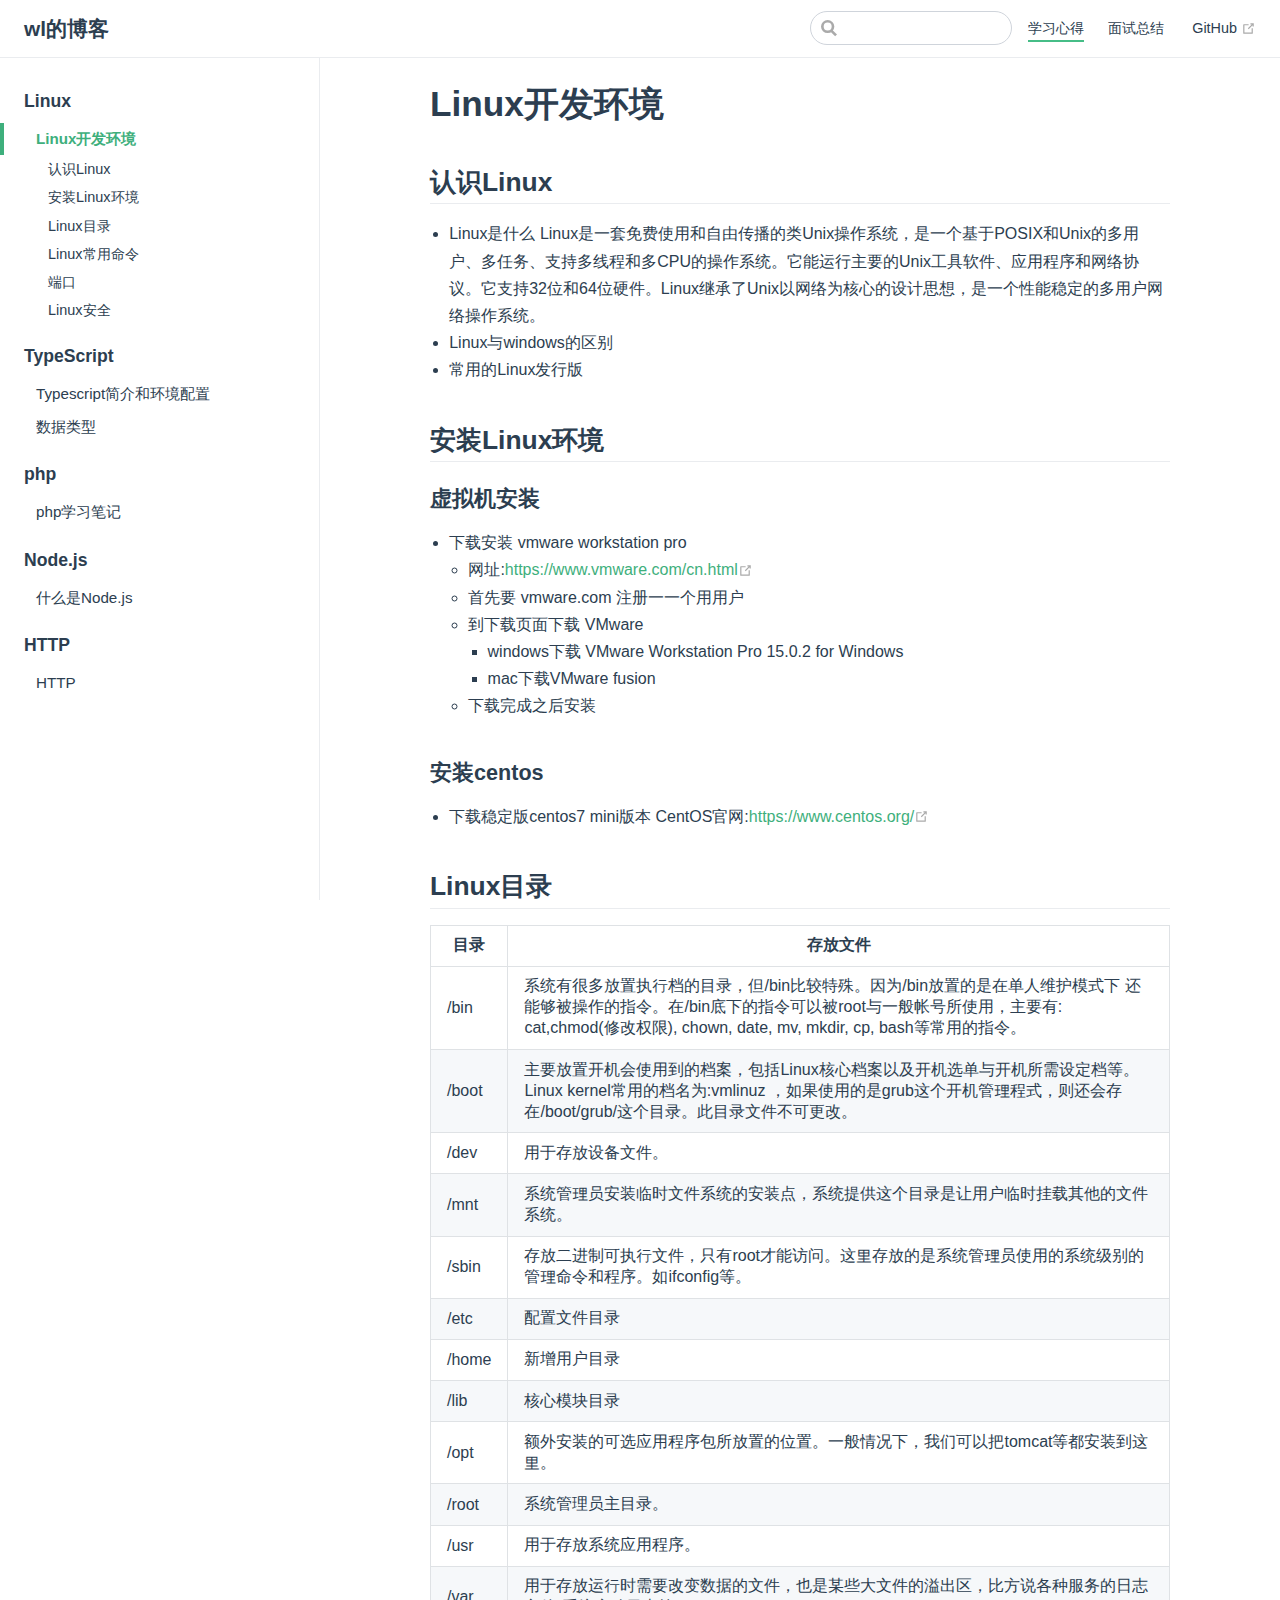
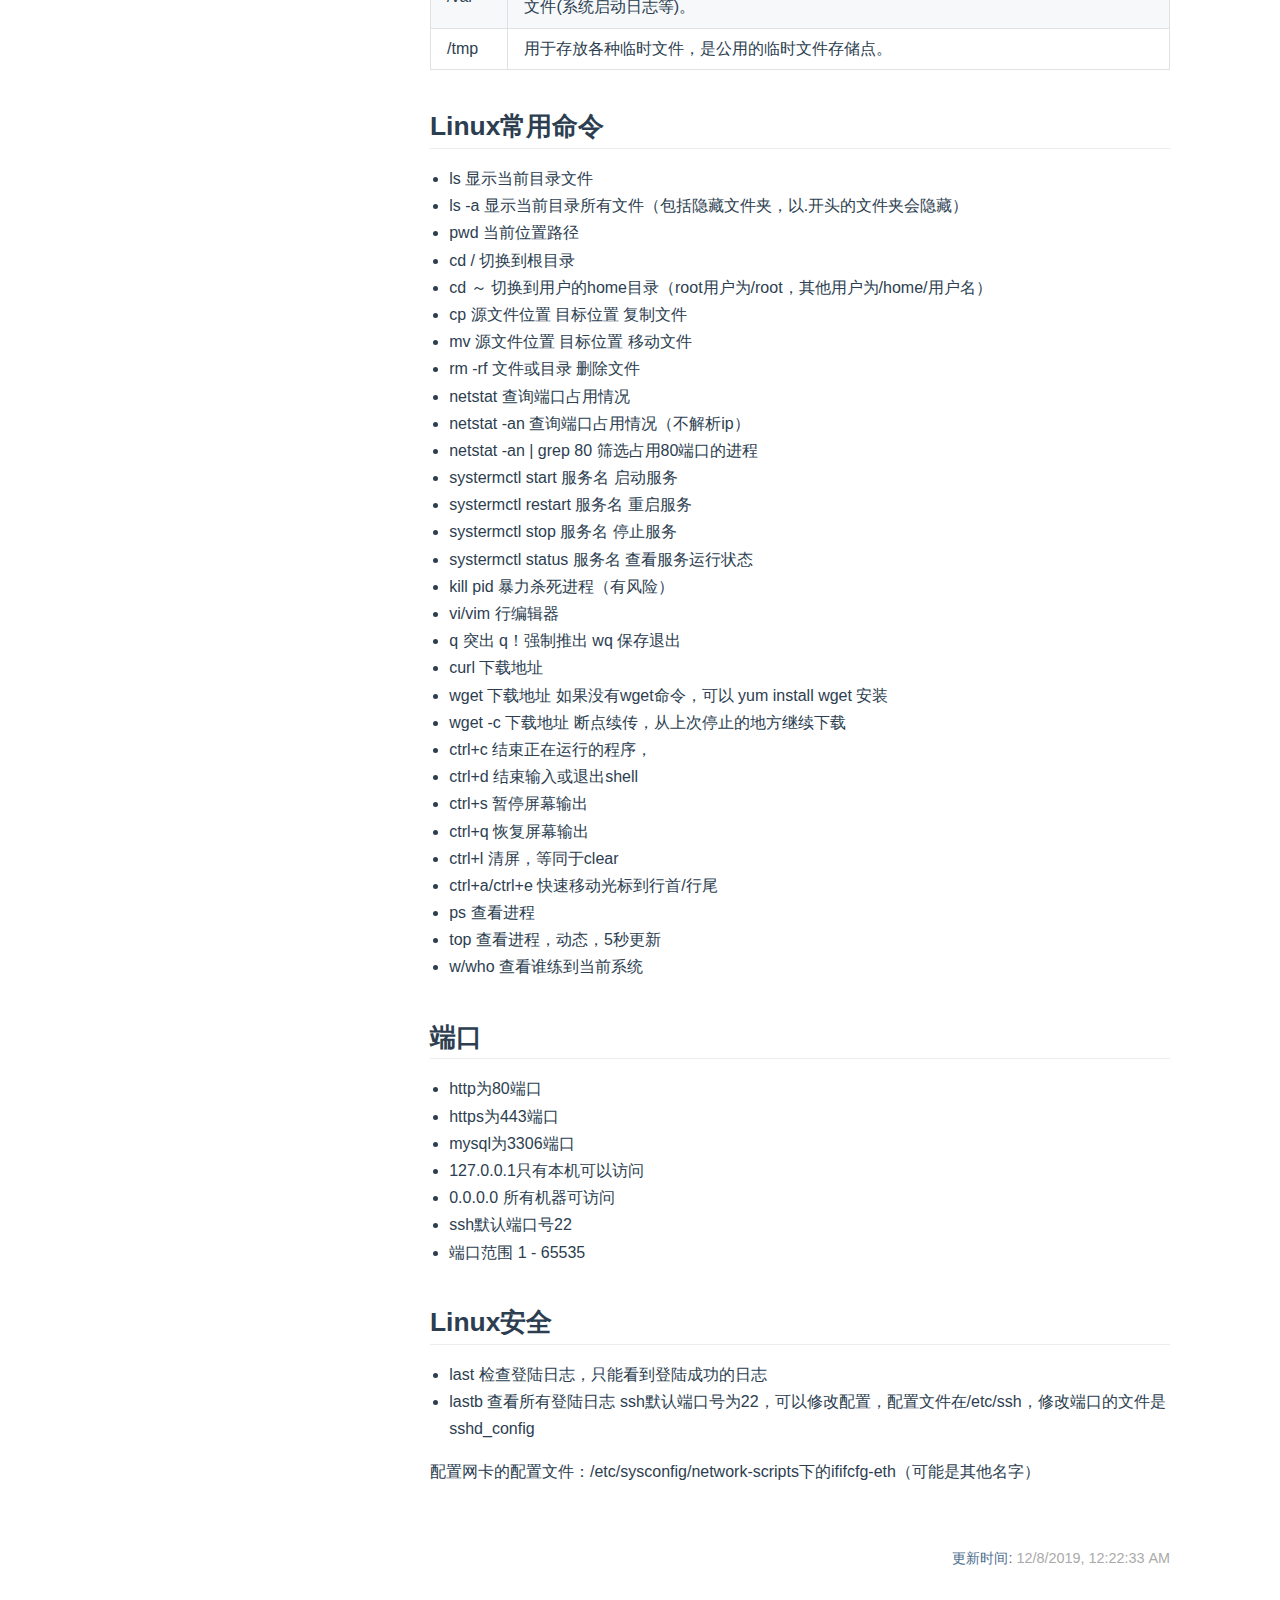
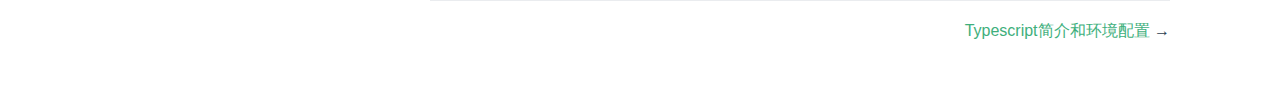
<file: blog/linux.html>
<!DOCTYPE html>
<html lang="en-US">
  <head>
    <meta charset="utf-8">
    <meta name="viewport" content="width=device-width,initial-scale=1">
    <title>Linux开发环境 | wl的博客</title>
    <meta name="description" content="欢迎访问我的前端日志">
    <link rel="icon" href="/img/favicon.ico">
    
    <link rel="preload" href="/assets/css/0.styles.a83f9480.css" as="style"><link rel="preload" href="/assets/js/app.4a456fe1.js" as="script"><link rel="preload" href="/assets/js/2.e34d794f.js" as="script"><link rel="preload" href="/assets/js/8.ce92405a.js" as="script"><link rel="prefetch" href="/assets/js/10.99b56931.js"><link rel="prefetch" href="/assets/js/11.786ee36c.js"><link rel="prefetch" href="/assets/js/12.6a4248b0.js"><link rel="prefetch" href="/assets/js/13.443b1587.js"><link rel="prefetch" href="/assets/js/14.b9eb9e79.js"><link rel="prefetch" href="/assets/js/15.81241ea0.js"><link rel="prefetch" href="/assets/js/3.c69c1c61.js"><link rel="prefetch" href="/assets/js/4.db58a291.js"><link rel="prefetch" href="/assets/js/5.9b62e945.js"><link rel="prefetch" href="/assets/js/6.ab0a4842.js"><link rel="prefetch" href="/assets/js/7.1b043b7d.js"><link rel="prefetch" href="/assets/js/9.a0891bef.js">
    <link rel="stylesheet" href="/assets/css/0.styles.a83f9480.css">
  </head>
  <body>
    <div id="app" data-server-rendered="true"><div class="theme-container"><header class="navbar"><div class="sidebar-button"><svg xmlns="http://www.w3.org/2000/svg" aria-hidden="true" role="img" viewBox="0 0 448 512" class="icon"><path fill="currentColor" d="M436 124H12c-6.627 0-12-5.373-12-12V80c0-6.627 5.373-12 12-12h424c6.627 0 12 5.373 12 12v32c0 6.627-5.373 12-12 12zm0 160H12c-6.627 0-12-5.373-12-12v-32c0-6.627 5.373-12 12-12h424c6.627 0 12 5.373 12 12v32c0 6.627-5.373 12-12 12zm0 160H12c-6.627 0-12-5.373-12-12v-32c0-6.627 5.373-12 12-12h424c6.627 0 12 5.373 12 12v32c0 6.627-5.373 12-12 12z"></path></svg></div> <a href="/" class="home-link router-link-active"><!----> <span class="site-name">wl的博客</span></a> <div class="links"><div class="search-box"><input aria-label="Search" autocomplete="off" spellcheck="false" value=""> <!----></div> <nav class="nav-links can-hide"><div class="nav-item"><a href="/blog/" class="nav-link router-link-active">学习心得</a></div><div class="nav-item"><a href="/interview/" class="nav-link">面试总结</a></div> <a href="https://github.com/wanglei041533/wlblog" target="_blank" rel="noopener noreferrer" class="repo-link">
    GitHub
    <svg xmlns="http://www.w3.org/2000/svg" aria-hidden="true" x="0px" y="0px" viewBox="0 0 100 100" width="15" height="15" class="icon outbound"><path fill="currentColor" d="M18.8,85.1h56l0,0c2.2,0,4-1.8,4-4v-32h-8v28h-48v-48h28v-8h-32l0,0c-2.2,0-4,1.8-4,4v56C14.8,83.3,16.6,85.1,18.8,85.1z"></path> <polygon fill="currentColor" points="45.7,48.7 51.3,54.3 77.2,28.5 77.2,37.2 85.2,37.2 85.2,14.9 62.8,14.9 62.8,22.9 71.5,22.9"></polygon></svg></a></nav></div></header> <div class="sidebar-mask"></div> <aside class="sidebar"><nav class="nav-links"><div class="nav-item"><a href="/blog/" class="nav-link router-link-active">学习心得</a></div><div class="nav-item"><a href="/interview/" class="nav-link">面试总结</a></div> <a href="https://github.com/wanglei041533/wlblog" target="_blank" rel="noopener noreferrer" class="repo-link">
    GitHub
    <svg xmlns="http://www.w3.org/2000/svg" aria-hidden="true" x="0px" y="0px" viewBox="0 0 100 100" width="15" height="15" class="icon outbound"><path fill="currentColor" d="M18.8,85.1h56l0,0c2.2,0,4-1.8,4-4v-32h-8v28h-48v-48h28v-8h-32l0,0c-2.2,0-4,1.8-4,4v56C14.8,83.3,16.6,85.1,18.8,85.1z"></path> <polygon fill="currentColor" points="45.7,48.7 51.3,54.3 77.2,28.5 77.2,37.2 85.2,37.2 85.2,14.9 62.8,14.9 62.8,22.9 71.5,22.9"></polygon></svg></a></nav>  <ul class="sidebar-links"><li><section class="sidebar-group depth-0"><p class="sidebar-heading open"><span>Linux</span> <!----></p> <ul class="sidebar-links sidebar-group-items"><li><a href="/blog/linux.html" class="active sidebar-link">Linux开发环境</a><ul class="sidebar-sub-headers"><li class="sidebar-sub-header"><a href="/blog/linux.html#认识linux" class="sidebar-link">认识Linux</a></li><li class="sidebar-sub-header"><a href="/blog/linux.html#安装linux环境" class="sidebar-link">安装Linux环境</a></li><li class="sidebar-sub-header"><a href="/blog/linux.html#linux目录" class="sidebar-link">Linux目录</a></li><li class="sidebar-sub-header"><a href="/blog/linux.html#linux常用命令" class="sidebar-link">Linux常用命令</a></li><li class="sidebar-sub-header"><a href="/blog/linux.html#端口" class="sidebar-link">端口</a></li><li class="sidebar-sub-header"><a href="/blog/linux.html#linux安全" class="sidebar-link">Linux安全</a></li></ul></li></ul></section></li><li><section class="sidebar-group depth-0"><p class="sidebar-heading"><span>TypeScript</span> <!----></p> <ul class="sidebar-links sidebar-group-items"><li><a href="/blog/ts-introduce-env.html" class="sidebar-link">Typescript简介和环境配置</a></li><li><a href="/blog/ts-data-types.html" class="sidebar-link">数据类型</a></li></ul></section></li><li><section class="sidebar-group depth-0"><p class="sidebar-heading"><span>php</span> <!----></p> <ul class="sidebar-links sidebar-group-items"><li><a href="/blog/php.html" class="sidebar-link">php学习笔记</a></li></ul></section></li><li><section class="sidebar-group depth-0"><p class="sidebar-heading"><span>Node.js</span> <!----></p> <ul class="sidebar-links sidebar-group-items"><li><a href="/blog/node.html" class="sidebar-link">什么是Node.js</a></li></ul></section></li><li><section class="sidebar-group depth-0"><p class="sidebar-heading"><span>HTTP</span> <!----></p> <ul class="sidebar-links sidebar-group-items"><li><a href="/blog/http.html" class="sidebar-link">HTTP</a></li></ul></section></li></ul> </aside> <main class="page"> <div class="theme-default-content content__default"><h1 id="linux开发环境"><a href="#linux开发环境" class="header-anchor">#</a> Linux开发环境</h1> <h2 id="认识linux"><a href="#认识linux" class="header-anchor">#</a> 认识Linux</h2> <ul><li>Linux是什么
Linux是一套免费使用和自由传播的类Unix操作系统，是一个基于POSIX和Unix的多用户、多任务、支持多线程和多CPU的操作系统。它能运行主要的Unix工具软件、应用程序和网络协议。它支持32位和64位硬件。Linux继承了Unix以网络为核心的设计思想，是一个性能稳定的多用户网络操作系统。</li> <li>Linux与windows的区别</li> <li>常用的Linux发行版</li></ul> <h2 id="安装linux环境"><a href="#安装linux环境" class="header-anchor">#</a> 安装Linux环境</h2> <h3 id="虚拟机安装"><a href="#虚拟机安装" class="header-anchor">#</a> 虚拟机安装</h3> <ul><li>下载安装 vmware workstation pro
<ul><li>⽹址:<a href="https://www.vmware.com/cn.html" target="_blank" rel="noopener noreferrer">https://www.vmware.com/cn.html<svg xmlns="http://www.w3.org/2000/svg" aria-hidden="true" x="0px" y="0px" viewBox="0 0 100 100" width="15" height="15" class="icon outbound"><path fill="currentColor" d="M18.8,85.1h56l0,0c2.2,0,4-1.8,4-4v-32h-8v28h-48v-48h28v-8h-32l0,0c-2.2,0-4,1.8-4,4v56C14.8,83.3,16.6,85.1,18.8,85.1z"></path> <polygon fill="currentColor" points="45.7,48.7 51.3,54.3 77.2,28.5 77.2,37.2 85.2,37.2 85.2,14.9 62.8,14.9 62.8,22.9 71.5,22.9"></polygon></svg></a></li> <li>首先要 vmware.com 注册⼀一个⽤用户</li> <li>到下载⻚面下载 VMware
<ul><li>windows下载 VMware Workstation Pro 15.0.2 for Windows</li> <li>mac下载VMware fusion</li></ul></li> <li>下载完成之后安装</li></ul></li></ul> <h3 id="安装centos"><a href="#安装centos" class="header-anchor">#</a> 安装centos</h3> <ul><li>下载稳定版centos7 mini版本 CentOS官网:<a href="https://www.centos.org/" target="_blank" rel="noopener noreferrer">https://www.centos.org/<svg xmlns="http://www.w3.org/2000/svg" aria-hidden="true" x="0px" y="0px" viewBox="0 0 100 100" width="15" height="15" class="icon outbound"><path fill="currentColor" d="M18.8,85.1h56l0,0c2.2,0,4-1.8,4-4v-32h-8v28h-48v-48h28v-8h-32l0,0c-2.2,0-4,1.8-4,4v56C14.8,83.3,16.6,85.1,18.8,85.1z"></path> <polygon fill="currentColor" points="45.7,48.7 51.3,54.3 77.2,28.5 77.2,37.2 85.2,37.2 85.2,14.9 62.8,14.9 62.8,22.9 71.5,22.9"></polygon></svg></a></li></ul> <h2 id="linux目录"><a href="#linux目录" class="header-anchor">#</a> Linux目录</h2> <table><thead><tr><th>目录</th> <th>存放文件</th></tr></thead> <tbody><tr><td>/bin</td> <td>系统有很多放置执行档的目录，但/bin比较特殊。因为/bin放置的是在单人维护模式下 还能够被操作的指令。在/bin底下的指令可以被root与一般帐号所使用，主要有: cat,chmod(修改权限), chown, date, mv, mkdir, cp, bash等常用的指令。</td></tr> <tr><td>/boot</td> <td>主要放置开机会使⽤到的档案，包括Linux核心档案以及开机选单与开机所需设定档等。Linux kernel常⽤的档名为:vmlinuz ，如果使⽤的是grub这个开机管理程式，则还会存在/boot/grub/这个目录。此目录文件不可更改。</td></tr> <tr><td>/dev</td> <td>⽤于存放设备⽂件。</td></tr> <tr><td>/mnt</td> <td>系统管理员安装临时文件系统的安装点，系统提供这个目录是让⽤户临时挂载其他的文件系统。</td></tr> <tr><td>/sbin</td> <td>存放二进制可执行文件，只有root才能访问。这里存放的是系统管理员使用的系统级别的管理命令和程序。如ifconfig等。</td></tr> <tr><td>/etc</td> <td>配置文件目录</td></tr> <tr><td>/home</td> <td>新增用户目录</td></tr> <tr><td>/lib</td> <td>核心模块目录</td></tr> <tr><td>/opt</td> <td>额外安装的可选应用程序包所放置的位置。一般情况下，我们可以把tomcat等都安装到这里。</td></tr> <tr><td>/root</td> <td>系统管理员主目录。</td></tr> <tr><td>/usr</td> <td>用于存放系统应用程序。</td></tr> <tr><td>/var</td> <td>⽤于存放运行时需要改变数据的文件，也是某些大文件的溢出区，⽐方说各种服务的日志文件(系统启动日志等)。</td></tr> <tr><td>/tmp</td> <td>用于存放各种临时文件，是公用的临时文件存储点。</td></tr></tbody></table> <h2 id="linux常用命令"><a href="#linux常用命令" class="header-anchor">#</a> Linux常用命令</h2> <ul><li>ls 显示当前目录文件</li> <li>ls -a 显示当前目录所有文件（包括隐藏文件夹，以.开头的文件夹会隐藏）</li> <li>pwd 当前位置路径</li> <li>cd / 切换到根目录</li> <li>cd ～ 切换到用户的home目录（root用户为/root，其他用户为/home/用户名）</li> <li>cp 源文件位置 目标位置  复制文件</li> <li>mv 源文件位置 目标位置  移动文件</li> <li>rm -rf 文件或目录  删除文件</li> <li>netstat 查询端口占用情况</li> <li>netstat -an 查询端口占用情况（不解析ip）</li> <li>netstat -an | grep 80 筛选占用80端口的进程</li> <li>systermctl start 服务名 启动服务</li> <li>systermctl restart 服务名 重启服务</li> <li>systermctl stop 服务名 停止服务</li> <li>systermctl status 服务名 查看服务运行状态</li> <li>kill pid 暴力杀死进程（有风险）</li> <li>vi/vim 行编辑器</li> <li>q 突出 q！强制推出 wq 保存退出</li> <li>curl 下载地址</li> <li>wget 下载地址  如果没有wget命令，可以 yum install wget 安装</li> <li>wget -c 下载地址   断点续传，从上次停止的地方继续下载</li> <li>ctrl+c 结束正在运行的程序，</li> <li>ctrl+d 结束输入或退出shell</li> <li>ctrl+s 暂停屏幕输出</li> <li>ctrl+q 恢复屏幕输出</li> <li>ctrl+l 清屏，等同于clear</li> <li>ctrl+a/ctrl+e 快速移动光标到行首/行尾</li> <li>ps 查看进程</li> <li>top 查看进程，动态，5秒更新</li> <li>w/who 查看谁练到当前系统</li></ul> <h2 id="端口"><a href="#端口" class="header-anchor">#</a> 端口</h2> <ul><li>http为80端口</li> <li>https为443端口</li> <li>mysql为3306端口</li> <li>127.0.0.1只有本机可以访问</li> <li>0.0.0.0 所有机器可访问</li> <li>ssh默认端口号22</li> <li>端口范围 1 - 65535</li></ul> <h2 id="linux安全"><a href="#linux安全" class="header-anchor">#</a> Linux安全</h2> <ul><li>last 检查登陆日志，只能看到登陆成功的日志</li> <li>lastb 查看所有登陆日志
ssh默认端口号为22，可以修改配置，配置文件在/etc/ssh，修改端口的文件是sshd_config</li></ul> <p>配置网卡的配置文件：/etc/sysconfig/network-scripts下的ififcfg-eth（可能是其他名字）</p></div> <footer class="page-edit"><!----> <div class="last-updated"><span class="prefix">更新时间:</span> <span class="time">12/8/2019, 12:22:33 AM</span></div></footer> <div class="page-nav"><p class="inner"><!----> <span class="next"><a href="/blog/ts-introduce-env.html">Typescript简介和环境配置</a>
      →
    </span></p></div> </main></div><div class="global-ui"></div></div>
    <script src="/assets/js/app.4a456fe1.js" defer></script><script src="/assets/js/2.e34d794f.js" defer></script><script src="/assets/js/8.ce92405a.js" defer></script>
  </body>
</html>
</file>
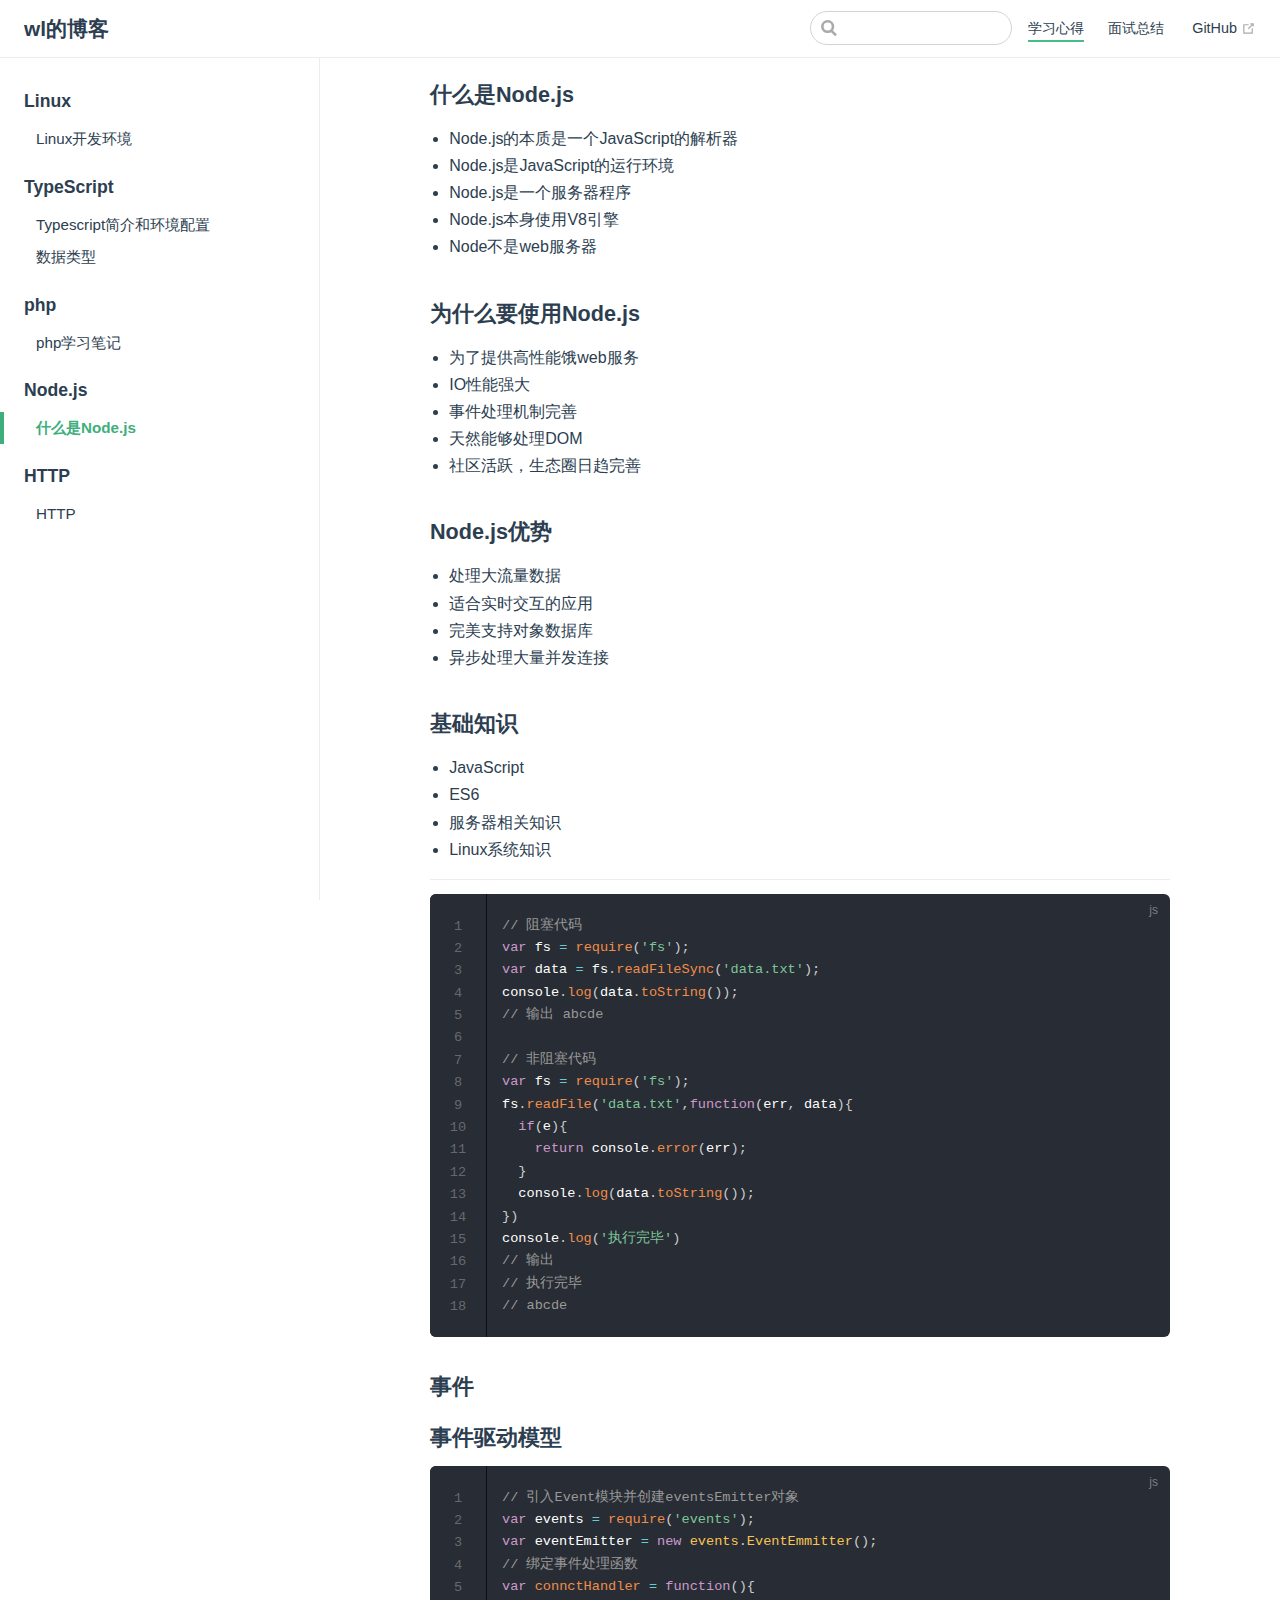
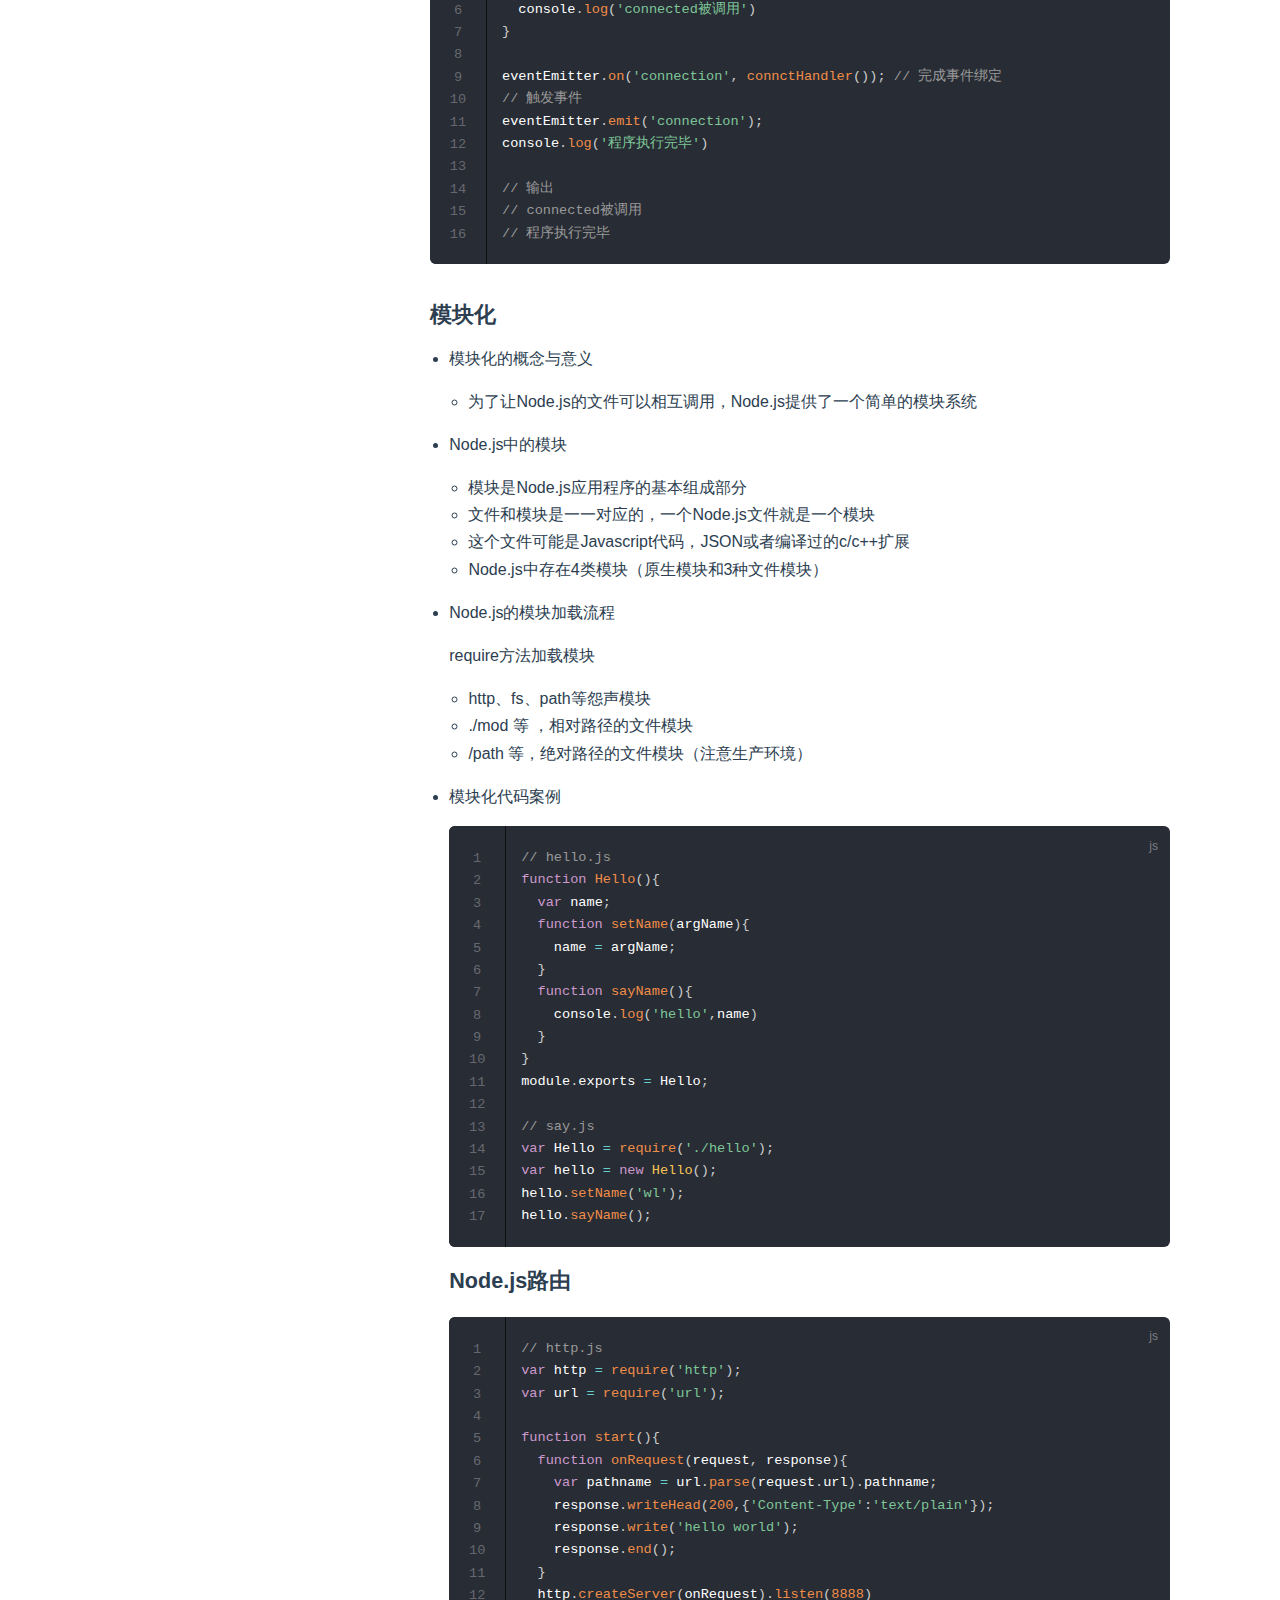
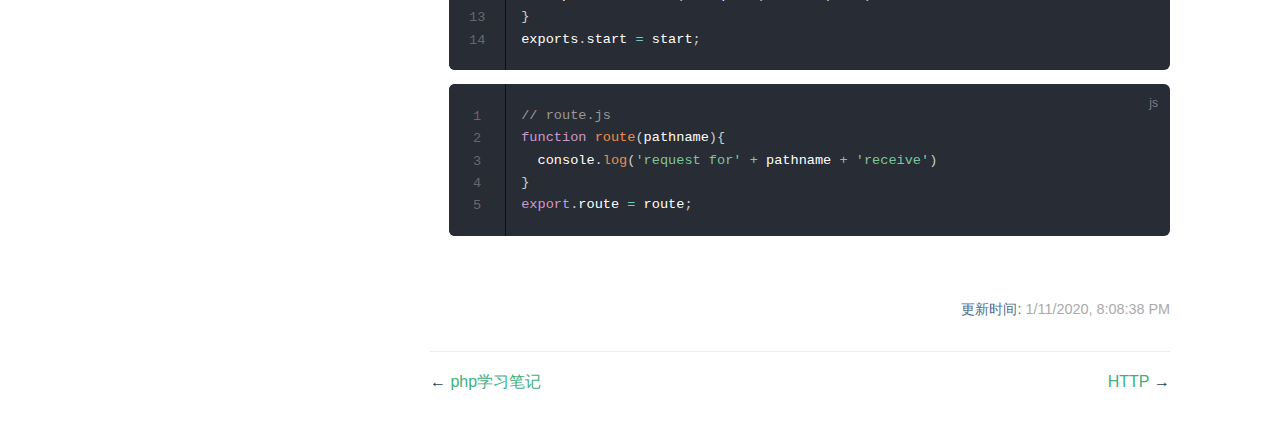
<file: blog/node.html>
<!DOCTYPE html>
<html lang="en-US">
  <head>
    <meta charset="utf-8">
    <meta name="viewport" content="width=device-width,initial-scale=1">
    <title>什么是Node.js | wl的博客</title>
    <meta name="description" content="欢迎访问我的前端日志">
    <link rel="icon" href="/img/favicon.ico">
    
    <link rel="preload" href="/assets/css/0.styles.a83f9480.css" as="style"><link rel="preload" href="/assets/js/app.4a456fe1.js" as="script"><link rel="preload" href="/assets/js/2.e34d794f.js" as="script"><link rel="preload" href="/assets/js/9.a0891bef.js" as="script"><link rel="prefetch" href="/assets/js/10.99b56931.js"><link rel="prefetch" href="/assets/js/11.786ee36c.js"><link rel="prefetch" href="/assets/js/12.6a4248b0.js"><link rel="prefetch" href="/assets/js/13.443b1587.js"><link rel="prefetch" href="/assets/js/14.b9eb9e79.js"><link rel="prefetch" href="/assets/js/15.81241ea0.js"><link rel="prefetch" href="/assets/js/3.c69c1c61.js"><link rel="prefetch" href="/assets/js/4.db58a291.js"><link rel="prefetch" href="/assets/js/5.9b62e945.js"><link rel="prefetch" href="/assets/js/6.ab0a4842.js"><link rel="prefetch" href="/assets/js/7.1b043b7d.js"><link rel="prefetch" href="/assets/js/8.ce92405a.js">
    <link rel="stylesheet" href="/assets/css/0.styles.a83f9480.css">
  </head>
  <body>
    <div id="app" data-server-rendered="true"><div class="theme-container"><header class="navbar"><div class="sidebar-button"><svg xmlns="http://www.w3.org/2000/svg" aria-hidden="true" role="img" viewBox="0 0 448 512" class="icon"><path fill="currentColor" d="M436 124H12c-6.627 0-12-5.373-12-12V80c0-6.627 5.373-12 12-12h424c6.627 0 12 5.373 12 12v32c0 6.627-5.373 12-12 12zm0 160H12c-6.627 0-12-5.373-12-12v-32c0-6.627 5.373-12 12-12h424c6.627 0 12 5.373 12 12v32c0 6.627-5.373 12-12 12zm0 160H12c-6.627 0-12-5.373-12-12v-32c0-6.627 5.373-12 12-12h424c6.627 0 12 5.373 12 12v32c0 6.627-5.373 12-12 12z"></path></svg></div> <a href="/" class="home-link router-link-active"><!----> <span class="site-name">wl的博客</span></a> <div class="links"><div class="search-box"><input aria-label="Search" autocomplete="off" spellcheck="false" value=""> <!----></div> <nav class="nav-links can-hide"><div class="nav-item"><a href="/blog/" class="nav-link router-link-active">学习心得</a></div><div class="nav-item"><a href="/interview/" class="nav-link">面试总结</a></div> <a href="https://github.com/wanglei041533/wlblog" target="_blank" rel="noopener noreferrer" class="repo-link">
    GitHub
    <svg xmlns="http://www.w3.org/2000/svg" aria-hidden="true" x="0px" y="0px" viewBox="0 0 100 100" width="15" height="15" class="icon outbound"><path fill="currentColor" d="M18.8,85.1h56l0,0c2.2,0,4-1.8,4-4v-32h-8v28h-48v-48h28v-8h-32l0,0c-2.2,0-4,1.8-4,4v56C14.8,83.3,16.6,85.1,18.8,85.1z"></path> <polygon fill="currentColor" points="45.7,48.7 51.3,54.3 77.2,28.5 77.2,37.2 85.2,37.2 85.2,14.9 62.8,14.9 62.8,22.9 71.5,22.9"></polygon></svg></a></nav></div></header> <div class="sidebar-mask"></div> <aside class="sidebar"><nav class="nav-links"><div class="nav-item"><a href="/blog/" class="nav-link router-link-active">学习心得</a></div><div class="nav-item"><a href="/interview/" class="nav-link">面试总结</a></div> <a href="https://github.com/wanglei041533/wlblog" target="_blank" rel="noopener noreferrer" class="repo-link">
    GitHub
    <svg xmlns="http://www.w3.org/2000/svg" aria-hidden="true" x="0px" y="0px" viewBox="0 0 100 100" width="15" height="15" class="icon outbound"><path fill="currentColor" d="M18.8,85.1h56l0,0c2.2,0,4-1.8,4-4v-32h-8v28h-48v-48h28v-8h-32l0,0c-2.2,0-4,1.8-4,4v56C14.8,83.3,16.6,85.1,18.8,85.1z"></path> <polygon fill="currentColor" points="45.7,48.7 51.3,54.3 77.2,28.5 77.2,37.2 85.2,37.2 85.2,14.9 62.8,14.9 62.8,22.9 71.5,22.9"></polygon></svg></a></nav>  <ul class="sidebar-links"><li><section class="sidebar-group depth-0"><p class="sidebar-heading"><span>Linux</span> <!----></p> <ul class="sidebar-links sidebar-group-items"><li><a href="/blog/linux.html" class="sidebar-link">Linux开发环境</a></li></ul></section></li><li><section class="sidebar-group depth-0"><p class="sidebar-heading"><span>TypeScript</span> <!----></p> <ul class="sidebar-links sidebar-group-items"><li><a href="/blog/ts-introduce-env.html" class="sidebar-link">Typescript简介和环境配置</a></li><li><a href="/blog/ts-data-types.html" class="sidebar-link">数据类型</a></li></ul></section></li><li><section class="sidebar-group depth-0"><p class="sidebar-heading"><span>php</span> <!----></p> <ul class="sidebar-links sidebar-group-items"><li><a href="/blog/php.html" class="sidebar-link">php学习笔记</a></li></ul></section></li><li><section class="sidebar-group depth-0"><p class="sidebar-heading open"><span>Node.js</span> <!----></p> <ul class="sidebar-links sidebar-group-items"><li><a href="/blog/node.html" class="active sidebar-link">什么是Node.js</a><ul class="sidebar-sub-headers"></ul></li></ul></section></li><li><section class="sidebar-group depth-0"><p class="sidebar-heading"><span>HTTP</span> <!----></p> <ul class="sidebar-links sidebar-group-items"><li><a href="/blog/http.html" class="sidebar-link">HTTP</a></li></ul></section></li></ul> </aside> <main class="page"> <div class="theme-default-content content__default"><h3 id="什么是node-js"><a href="#什么是node-js" class="header-anchor">#</a> 什么是Node.js</h3> <ul><li>Node.js的本质是一个JavaScript的解析器</li> <li>Node.js是JavaScript的运行环境</li> <li>Node.js是一个服务器程序</li> <li>Node.js本身使用V8引擎</li> <li>Node不是web服务器</li></ul> <h3 id="为什么要使用node-js"><a href="#为什么要使用node-js" class="header-anchor">#</a> 为什么要使用Node.js</h3> <ul><li>为了提供高性能饿web服务</li> <li>IO性能强大</li> <li>事件处理机制完善</li> <li>天然能够处理DOM</li> <li>社区活跃，生态圈日趋完善</li></ul> <h3 id="node-js优势"><a href="#node-js优势" class="header-anchor">#</a> Node.js优势</h3> <ul><li>处理大流量数据</li> <li>适合实时交互的应用</li> <li>完美支持对象数据库</li> <li>异步处理大量并发连接</li></ul> <h3 id="基础知识"><a href="#基础知识" class="header-anchor">#</a> 基础知识</h3> <ul><li>JavaScript</li> <li>ES6</li> <li>服务器相关知识</li> <li>Linux系统知识</li></ul> <hr> <div class="language-js line-numbers-mode"><pre class="language-js"><code><span class="token comment">// 阻塞代码</span>
<span class="token keyword">var</span> fs <span class="token operator">=</span> <span class="token function">require</span><span class="token punctuation">(</span><span class="token string">'fs'</span><span class="token punctuation">)</span><span class="token punctuation">;</span>
<span class="token keyword">var</span> data <span class="token operator">=</span> fs<span class="token punctuation">.</span><span class="token function">readFileSync</span><span class="token punctuation">(</span><span class="token string">'data.txt'</span><span class="token punctuation">)</span><span class="token punctuation">;</span>
console<span class="token punctuation">.</span><span class="token function">log</span><span class="token punctuation">(</span>data<span class="token punctuation">.</span><span class="token function">toString</span><span class="token punctuation">(</span><span class="token punctuation">)</span><span class="token punctuation">)</span><span class="token punctuation">;</span>
<span class="token comment">// 输出 abcde</span>

<span class="token comment">// 非阻塞代码</span>
<span class="token keyword">var</span> fs <span class="token operator">=</span> <span class="token function">require</span><span class="token punctuation">(</span><span class="token string">'fs'</span><span class="token punctuation">)</span><span class="token punctuation">;</span>
fs<span class="token punctuation">.</span><span class="token function">readFile</span><span class="token punctuation">(</span><span class="token string">'data.txt'</span><span class="token punctuation">,</span><span class="token keyword">function</span><span class="token punctuation">(</span><span class="token parameter">err<span class="token punctuation">,</span> data</span><span class="token punctuation">)</span><span class="token punctuation">{</span>
  <span class="token keyword">if</span><span class="token punctuation">(</span>e<span class="token punctuation">)</span><span class="token punctuation">{</span>
    <span class="token keyword">return</span> console<span class="token punctuation">.</span><span class="token function">error</span><span class="token punctuation">(</span>err<span class="token punctuation">)</span><span class="token punctuation">;</span>
  <span class="token punctuation">}</span>
  console<span class="token punctuation">.</span><span class="token function">log</span><span class="token punctuation">(</span>data<span class="token punctuation">.</span><span class="token function">toString</span><span class="token punctuation">(</span><span class="token punctuation">)</span><span class="token punctuation">)</span><span class="token punctuation">;</span>
<span class="token punctuation">}</span><span class="token punctuation">)</span>
console<span class="token punctuation">.</span><span class="token function">log</span><span class="token punctuation">(</span><span class="token string">'执行完毕'</span><span class="token punctuation">)</span>
<span class="token comment">// 输出</span>
<span class="token comment">// 执行完毕</span>
<span class="token comment">// abcde</span>
</code></pre> <div class="line-numbers-wrapper"><span class="line-number">1</span><br><span class="line-number">2</span><br><span class="line-number">3</span><br><span class="line-number">4</span><br><span class="line-number">5</span><br><span class="line-number">6</span><br><span class="line-number">7</span><br><span class="line-number">8</span><br><span class="line-number">9</span><br><span class="line-number">10</span><br><span class="line-number">11</span><br><span class="line-number">12</span><br><span class="line-number">13</span><br><span class="line-number">14</span><br><span class="line-number">15</span><br><span class="line-number">16</span><br><span class="line-number">17</span><br><span class="line-number">18</span><br></div></div><h3 id="事件"><a href="#事件" class="header-anchor">#</a> 事件</h3> <h3 id="事件驱动模型"><a href="#事件驱动模型" class="header-anchor">#</a> 事件驱动模型</h3> <div class="language-js line-numbers-mode"><pre class="language-js"><code><span class="token comment">// 引入Event模块并创建eventsEmitter对象</span>
<span class="token keyword">var</span> events <span class="token operator">=</span> <span class="token function">require</span><span class="token punctuation">(</span><span class="token string">'events'</span><span class="token punctuation">)</span><span class="token punctuation">;</span>
<span class="token keyword">var</span> eventEmitter <span class="token operator">=</span> <span class="token keyword">new</span> <span class="token class-name">events<span class="token punctuation">.</span>EventEmmitter</span><span class="token punctuation">(</span><span class="token punctuation">)</span><span class="token punctuation">;</span>
<span class="token comment">// 绑定事件处理函数</span>
<span class="token keyword">var</span> <span class="token function-variable function">connctHandler</span> <span class="token operator">=</span> <span class="token keyword">function</span><span class="token punctuation">(</span><span class="token punctuation">)</span><span class="token punctuation">{</span>
  console<span class="token punctuation">.</span><span class="token function">log</span><span class="token punctuation">(</span><span class="token string">'connected被调用'</span><span class="token punctuation">)</span>
<span class="token punctuation">}</span>

eventEmitter<span class="token punctuation">.</span><span class="token function">on</span><span class="token punctuation">(</span><span class="token string">'connection'</span><span class="token punctuation">,</span> <span class="token function">connctHandler</span><span class="token punctuation">(</span><span class="token punctuation">)</span><span class="token punctuation">)</span><span class="token punctuation">;</span> <span class="token comment">// 完成事件绑定</span>
<span class="token comment">// 触发事件</span>
eventEmitter<span class="token punctuation">.</span><span class="token function">emit</span><span class="token punctuation">(</span><span class="token string">'connection'</span><span class="token punctuation">)</span><span class="token punctuation">;</span>
console<span class="token punctuation">.</span><span class="token function">log</span><span class="token punctuation">(</span><span class="token string">'程序执行完毕'</span><span class="token punctuation">)</span>

<span class="token comment">// 输出</span>
<span class="token comment">// connected被调用</span>
<span class="token comment">// 程序执行完毕</span>
</code></pre> <div class="line-numbers-wrapper"><span class="line-number">1</span><br><span class="line-number">2</span><br><span class="line-number">3</span><br><span class="line-number">4</span><br><span class="line-number">5</span><br><span class="line-number">6</span><br><span class="line-number">7</span><br><span class="line-number">8</span><br><span class="line-number">9</span><br><span class="line-number">10</span><br><span class="line-number">11</span><br><span class="line-number">12</span><br><span class="line-number">13</span><br><span class="line-number">14</span><br><span class="line-number">15</span><br><span class="line-number">16</span><br></div></div><h3 id="模块化"><a href="#模块化" class="header-anchor">#</a> 模块化</h3> <ul><li><p>模块化的概念与意义</p> <ul><li>为了让Node.js的文件可以相互调用，Node.js提供了一个简单的模块系统</li></ul></li> <li><p>Node.js中的模块</p> <ul><li>模块是Node.js应用程序的基本组成部分</li> <li>文件和模块是一一对应的，一个Node.js文件就是一个模块</li> <li>这个文件可能是Javascript代码，JSON或者编译过的c/c++扩展</li> <li>Node.js中存在4类模块（原生模块和3种文件模块）</li></ul></li> <li><p>Node.js的模块加载流程</p> <p>require方法加载模块</p> <ul><li>http、fs、path等怨声模块</li> <li>./mod 等 ，相对路径的文件模块</li> <li>/path 等，绝对路径的文件模块（注意生产环境）</li></ul></li> <li><p>模块化代码案例</p> <div class="language-js line-numbers-mode"><pre class="language-js"><code><span class="token comment">// hello.js</span>
<span class="token keyword">function</span> <span class="token function">Hello</span><span class="token punctuation">(</span><span class="token punctuation">)</span><span class="token punctuation">{</span>
  <span class="token keyword">var</span> name<span class="token punctuation">;</span>
  <span class="token keyword">function</span> <span class="token function">setName</span><span class="token punctuation">(</span><span class="token parameter">argName</span><span class="token punctuation">)</span><span class="token punctuation">{</span>
    name <span class="token operator">=</span> argName<span class="token punctuation">;</span>
  <span class="token punctuation">}</span>
  <span class="token keyword">function</span> <span class="token function">sayName</span><span class="token punctuation">(</span><span class="token punctuation">)</span><span class="token punctuation">{</span>
    console<span class="token punctuation">.</span><span class="token function">log</span><span class="token punctuation">(</span><span class="token string">'hello'</span><span class="token punctuation">,</span>name<span class="token punctuation">)</span>
  <span class="token punctuation">}</span>
<span class="token punctuation">}</span>
module<span class="token punctuation">.</span>exports <span class="token operator">=</span> Hello<span class="token punctuation">;</span>

<span class="token comment">// say.js</span>
<span class="token keyword">var</span> Hello <span class="token operator">=</span> <span class="token function">require</span><span class="token punctuation">(</span><span class="token string">'./hello'</span><span class="token punctuation">)</span><span class="token punctuation">;</span>
<span class="token keyword">var</span> hello <span class="token operator">=</span> <span class="token keyword">new</span> <span class="token class-name">Hello</span><span class="token punctuation">(</span><span class="token punctuation">)</span><span class="token punctuation">;</span>
hello<span class="token punctuation">.</span><span class="token function">setName</span><span class="token punctuation">(</span><span class="token string">'wl'</span><span class="token punctuation">)</span><span class="token punctuation">;</span>
hello<span class="token punctuation">.</span><span class="token function">sayName</span><span class="token punctuation">(</span><span class="token punctuation">)</span><span class="token punctuation">;</span>
</code></pre> <div class="line-numbers-wrapper"><span class="line-number">1</span><br><span class="line-number">2</span><br><span class="line-number">3</span><br><span class="line-number">4</span><br><span class="line-number">5</span><br><span class="line-number">6</span><br><span class="line-number">7</span><br><span class="line-number">8</span><br><span class="line-number">9</span><br><span class="line-number">10</span><br><span class="line-number">11</span><br><span class="line-number">12</span><br><span class="line-number">13</span><br><span class="line-number">14</span><br><span class="line-number">15</span><br><span class="line-number">16</span><br><span class="line-number">17</span><br></div></div><h3 id="node-js路由"><a href="#node-js路由" class="header-anchor">#</a> Node.js路由</h3> <div class="language-js line-numbers-mode"><pre class="language-js"><code><span class="token comment">// http.js</span>
<span class="token keyword">var</span> http <span class="token operator">=</span> <span class="token function">require</span><span class="token punctuation">(</span><span class="token string">'http'</span><span class="token punctuation">)</span><span class="token punctuation">;</span>
<span class="token keyword">var</span> url <span class="token operator">=</span> <span class="token function">require</span><span class="token punctuation">(</span><span class="token string">'url'</span><span class="token punctuation">)</span><span class="token punctuation">;</span>

<span class="token keyword">function</span> <span class="token function">start</span><span class="token punctuation">(</span><span class="token punctuation">)</span><span class="token punctuation">{</span>
  <span class="token keyword">function</span> <span class="token function">onRequest</span><span class="token punctuation">(</span><span class="token parameter">request<span class="token punctuation">,</span> response</span><span class="token punctuation">)</span><span class="token punctuation">{</span>
    <span class="token keyword">var</span> pathname <span class="token operator">=</span> url<span class="token punctuation">.</span><span class="token function">parse</span><span class="token punctuation">(</span>request<span class="token punctuation">.</span>url<span class="token punctuation">)</span><span class="token punctuation">.</span>pathname<span class="token punctuation">;</span>
    response<span class="token punctuation">.</span><span class="token function">writeHead</span><span class="token punctuation">(</span><span class="token number">200</span><span class="token punctuation">,</span><span class="token punctuation">{</span><span class="token string">'Content-Type'</span><span class="token punctuation">:</span><span class="token string">'text/plain'</span><span class="token punctuation">}</span><span class="token punctuation">)</span><span class="token punctuation">;</span>
    response<span class="token punctuation">.</span><span class="token function">write</span><span class="token punctuation">(</span><span class="token string">'hello world'</span><span class="token punctuation">)</span><span class="token punctuation">;</span>
    response<span class="token punctuation">.</span><span class="token function">end</span><span class="token punctuation">(</span><span class="token punctuation">)</span><span class="token punctuation">;</span>
  <span class="token punctuation">}</span>
  http<span class="token punctuation">.</span><span class="token function">createServer</span><span class="token punctuation">(</span>onRequest<span class="token punctuation">)</span><span class="token punctuation">.</span><span class="token function">listen</span><span class="token punctuation">(</span><span class="token number">8888</span><span class="token punctuation">)</span>
<span class="token punctuation">}</span>
exports<span class="token punctuation">.</span>start <span class="token operator">=</span> start<span class="token punctuation">;</span>
</code></pre> <div class="line-numbers-wrapper"><span class="line-number">1</span><br><span class="line-number">2</span><br><span class="line-number">3</span><br><span class="line-number">4</span><br><span class="line-number">5</span><br><span class="line-number">6</span><br><span class="line-number">7</span><br><span class="line-number">8</span><br><span class="line-number">9</span><br><span class="line-number">10</span><br><span class="line-number">11</span><br><span class="line-number">12</span><br><span class="line-number">13</span><br><span class="line-number">14</span><br></div></div><div class="language-js line-numbers-mode"><pre class="language-js"><code><span class="token comment">// route.js</span>
<span class="token keyword">function</span> <span class="token function">route</span><span class="token punctuation">(</span><span class="token parameter">pathname</span><span class="token punctuation">)</span><span class="token punctuation">{</span>
  console<span class="token punctuation">.</span><span class="token function">log</span><span class="token punctuation">(</span><span class="token string">'request for'</span> <span class="token operator">+</span> pathname <span class="token operator">+</span> <span class="token string">'receive'</span><span class="token punctuation">)</span>
<span class="token punctuation">}</span>
<span class="token keyword">export</span><span class="token punctuation">.</span>route <span class="token operator">=</span> route<span class="token punctuation">;</span>
</code></pre> <div class="line-numbers-wrapper"><span class="line-number">1</span><br><span class="line-number">2</span><br><span class="line-number">3</span><br><span class="line-number">4</span><br><span class="line-number">5</span><br></div></div></li></ul></div> <footer class="page-edit"><!----> <div class="last-updated"><span class="prefix">更新时间:</span> <span class="time">1/11/2020, 8:08:38 PM</span></div></footer> <div class="page-nav"><p class="inner"><span class="prev">
      ←
      <a href="/blog/php.html" class="prev">php学习笔记</a></span> <span class="next"><a href="/blog/http.html">HTTP</a>
      →
    </span></p></div> </main></div><div class="global-ui"></div></div>
    <script src="/assets/js/app.4a456fe1.js" defer></script><script src="/assets/js/2.e34d794f.js" defer></script><script src="/assets/js/9.a0891bef.js" defer></script>
  </body>
</html>
</file>
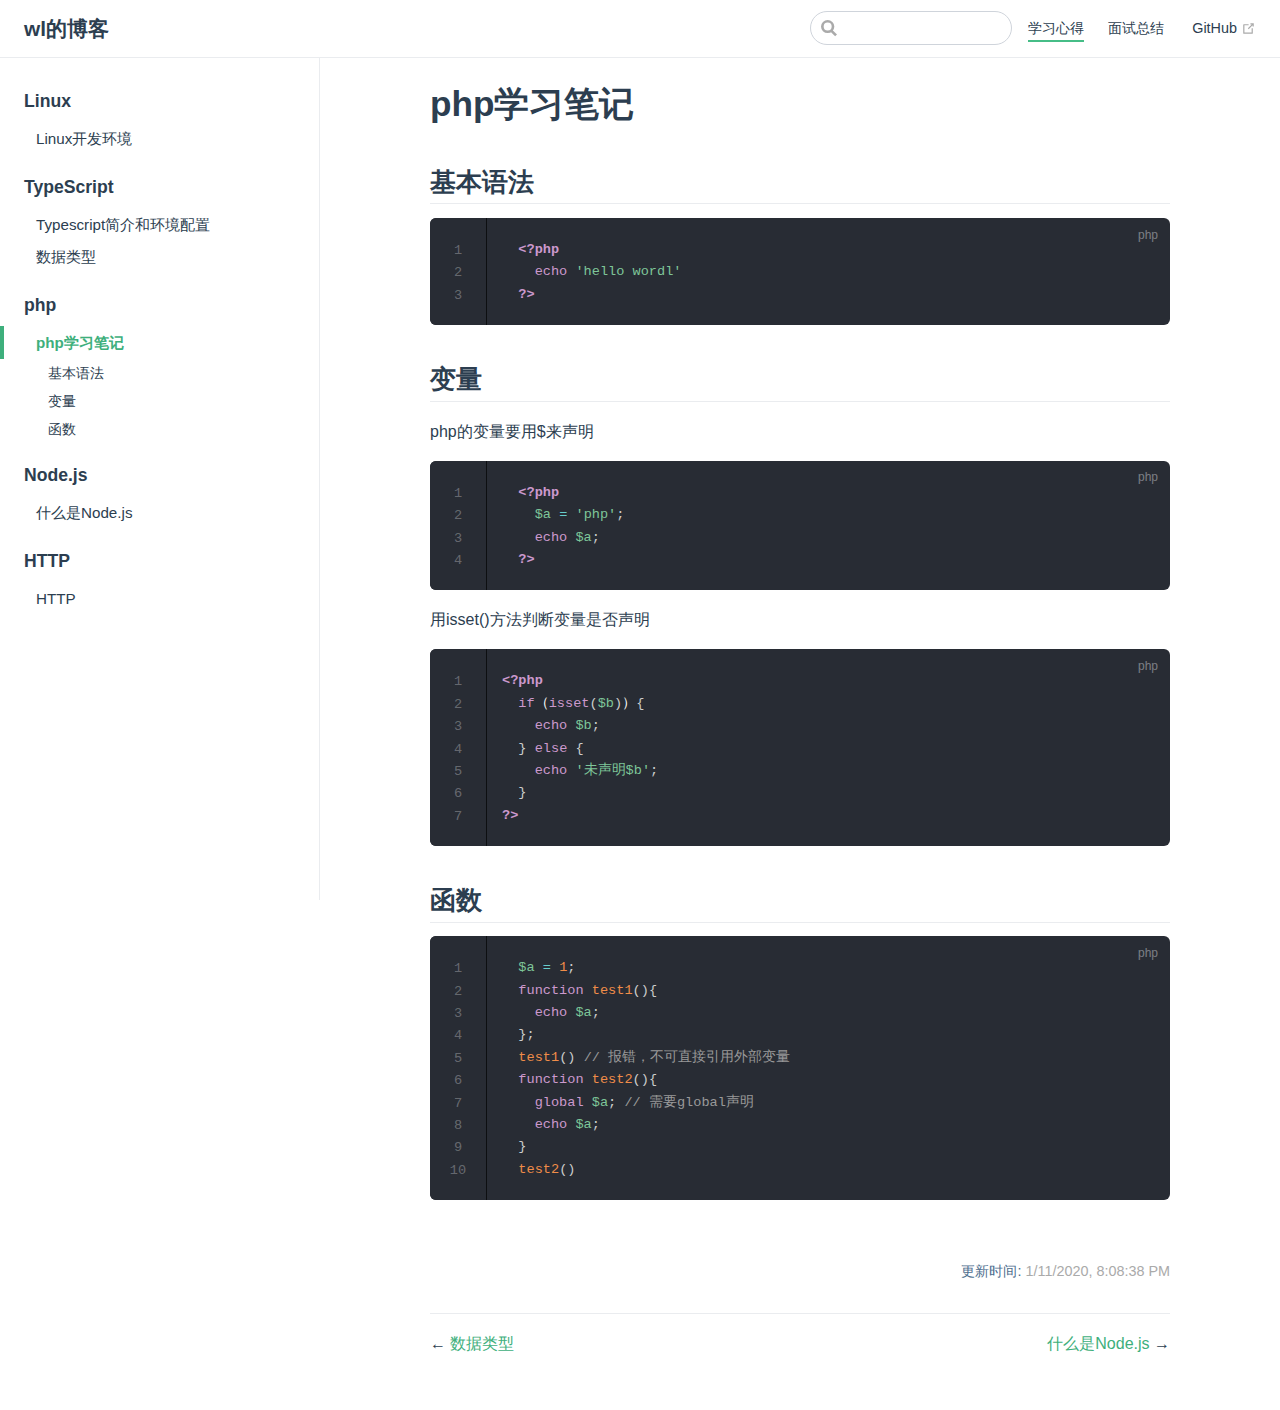
<file: blog/php.html>
<!DOCTYPE html>
<html lang="en-US">
  <head>
    <meta charset="utf-8">
    <meta name="viewport" content="width=device-width,initial-scale=1">
    <title>php学习笔记 | wl的博客</title>
    <meta name="description" content="欢迎访问我的前端日志">
    <link rel="icon" href="/img/favicon.ico">
    
    <link rel="preload" href="/assets/css/0.styles.a83f9480.css" as="style"><link rel="preload" href="/assets/js/app.4a456fe1.js" as="script"><link rel="preload" href="/assets/js/2.e34d794f.js" as="script"><link rel="preload" href="/assets/js/10.99b56931.js" as="script"><link rel="prefetch" href="/assets/js/11.786ee36c.js"><link rel="prefetch" href="/assets/js/12.6a4248b0.js"><link rel="prefetch" href="/assets/js/13.443b1587.js"><link rel="prefetch" href="/assets/js/14.b9eb9e79.js"><link rel="prefetch" href="/assets/js/15.81241ea0.js"><link rel="prefetch" href="/assets/js/3.c69c1c61.js"><link rel="prefetch" href="/assets/js/4.db58a291.js"><link rel="prefetch" href="/assets/js/5.9b62e945.js"><link rel="prefetch" href="/assets/js/6.ab0a4842.js"><link rel="prefetch" href="/assets/js/7.1b043b7d.js"><link rel="prefetch" href="/assets/js/8.ce92405a.js"><link rel="prefetch" href="/assets/js/9.a0891bef.js">
    <link rel="stylesheet" href="/assets/css/0.styles.a83f9480.css">
  </head>
  <body>
    <div id="app" data-server-rendered="true"><div class="theme-container"><header class="navbar"><div class="sidebar-button"><svg xmlns="http://www.w3.org/2000/svg" aria-hidden="true" role="img" viewBox="0 0 448 512" class="icon"><path fill="currentColor" d="M436 124H12c-6.627 0-12-5.373-12-12V80c0-6.627 5.373-12 12-12h424c6.627 0 12 5.373 12 12v32c0 6.627-5.373 12-12 12zm0 160H12c-6.627 0-12-5.373-12-12v-32c0-6.627 5.373-12 12-12h424c6.627 0 12 5.373 12 12v32c0 6.627-5.373 12-12 12zm0 160H12c-6.627 0-12-5.373-12-12v-32c0-6.627 5.373-12 12-12h424c6.627 0 12 5.373 12 12v32c0 6.627-5.373 12-12 12z"></path></svg></div> <a href="/" class="home-link router-link-active"><!----> <span class="site-name">wl的博客</span></a> <div class="links"><div class="search-box"><input aria-label="Search" autocomplete="off" spellcheck="false" value=""> <!----></div> <nav class="nav-links can-hide"><div class="nav-item"><a href="/blog/" class="nav-link router-link-active">学习心得</a></div><div class="nav-item"><a href="/interview/" class="nav-link">面试总结</a></div> <a href="https://github.com/wanglei041533/wlblog" target="_blank" rel="noopener noreferrer" class="repo-link">
    GitHub
    <svg xmlns="http://www.w3.org/2000/svg" aria-hidden="true" x="0px" y="0px" viewBox="0 0 100 100" width="15" height="15" class="icon outbound"><path fill="currentColor" d="M18.8,85.1h56l0,0c2.2,0,4-1.8,4-4v-32h-8v28h-48v-48h28v-8h-32l0,0c-2.2,0-4,1.8-4,4v56C14.8,83.3,16.6,85.1,18.8,85.1z"></path> <polygon fill="currentColor" points="45.7,48.7 51.3,54.3 77.2,28.5 77.2,37.2 85.2,37.2 85.2,14.9 62.8,14.9 62.8,22.9 71.5,22.9"></polygon></svg></a></nav></div></header> <div class="sidebar-mask"></div> <aside class="sidebar"><nav class="nav-links"><div class="nav-item"><a href="/blog/" class="nav-link router-link-active">学习心得</a></div><div class="nav-item"><a href="/interview/" class="nav-link">面试总结</a></div> <a href="https://github.com/wanglei041533/wlblog" target="_blank" rel="noopener noreferrer" class="repo-link">
    GitHub
    <svg xmlns="http://www.w3.org/2000/svg" aria-hidden="true" x="0px" y="0px" viewBox="0 0 100 100" width="15" height="15" class="icon outbound"><path fill="currentColor" d="M18.8,85.1h56l0,0c2.2,0,4-1.8,4-4v-32h-8v28h-48v-48h28v-8h-32l0,0c-2.2,0-4,1.8-4,4v56C14.8,83.3,16.6,85.1,18.8,85.1z"></path> <polygon fill="currentColor" points="45.7,48.7 51.3,54.3 77.2,28.5 77.2,37.2 85.2,37.2 85.2,14.9 62.8,14.9 62.8,22.9 71.5,22.9"></polygon></svg></a></nav>  <ul class="sidebar-links"><li><section class="sidebar-group depth-0"><p class="sidebar-heading"><span>Linux</span> <!----></p> <ul class="sidebar-links sidebar-group-items"><li><a href="/blog/linux.html" class="sidebar-link">Linux开发环境</a></li></ul></section></li><li><section class="sidebar-group depth-0"><p class="sidebar-heading"><span>TypeScript</span> <!----></p> <ul class="sidebar-links sidebar-group-items"><li><a href="/blog/ts-introduce-env.html" class="sidebar-link">Typescript简介和环境配置</a></li><li><a href="/blog/ts-data-types.html" class="sidebar-link">数据类型</a></li></ul></section></li><li><section class="sidebar-group depth-0"><p class="sidebar-heading open"><span>php</span> <!----></p> <ul class="sidebar-links sidebar-group-items"><li><a href="/blog/php.html" class="active sidebar-link">php学习笔记</a><ul class="sidebar-sub-headers"><li class="sidebar-sub-header"><a href="/blog/php.html#基本语法" class="sidebar-link">基本语法</a></li><li class="sidebar-sub-header"><a href="/blog/php.html#变量" class="sidebar-link">变量</a></li><li class="sidebar-sub-header"><a href="/blog/php.html#函数" class="sidebar-link">函数</a></li></ul></li></ul></section></li><li><section class="sidebar-group depth-0"><p class="sidebar-heading"><span>Node.js</span> <!----></p> <ul class="sidebar-links sidebar-group-items"><li><a href="/blog/node.html" class="sidebar-link">什么是Node.js</a></li></ul></section></li><li><section class="sidebar-group depth-0"><p class="sidebar-heading"><span>HTTP</span> <!----></p> <ul class="sidebar-links sidebar-group-items"><li><a href="/blog/http.html" class="sidebar-link">HTTP</a></li></ul></section></li></ul> </aside> <main class="page"> <div class="theme-default-content content__default"><h1 id="php学习笔记"><a href="#php学习笔记" class="header-anchor">#</a> php学习笔记</h1> <h2 id="基本语法"><a href="#基本语法" class="header-anchor">#</a> 基本语法</h2> <div class="language-php line-numbers-mode"><pre class="language-php"><code>  <span class="token php language-php"><span class="token delimiter important">&lt;?php</span>
    <span class="token keyword">echo</span> <span class="token single-quoted-string string">'hello wordl'</span>
  <span class="token delimiter important">?&gt;</span></span>
</code></pre> <div class="line-numbers-wrapper"><span class="line-number">1</span><br><span class="line-number">2</span><br><span class="line-number">3</span><br></div></div><h2 id="变量"><a href="#变量" class="header-anchor">#</a> 变量</h2> <p>php的变量要用$来声明</p> <div class="language-php line-numbers-mode"><pre class="language-php"><code>  <span class="token php language-php"><span class="token delimiter important">&lt;?php</span>
    <span class="token variable">$a</span> <span class="token operator">=</span> <span class="token single-quoted-string string">'php'</span><span class="token punctuation">;</span>
    <span class="token keyword">echo</span> <span class="token variable">$a</span><span class="token punctuation">;</span>
  <span class="token delimiter important">?&gt;</span></span>
</code></pre> <div class="line-numbers-wrapper"><span class="line-number">1</span><br><span class="line-number">2</span><br><span class="line-number">3</span><br><span class="line-number">4</span><br></div></div><p>用isset()方法判断变量是否声明</p> <div class="language-php line-numbers-mode"><pre class="language-php"><code><span class="token php language-php"><span class="token delimiter important">&lt;?php</span>
  <span class="token keyword">if</span>（<span class="token keyword">isset</span><span class="token punctuation">(</span><span class="token variable">$b</span><span class="token punctuation">)</span>）<span class="token punctuation">{</span>
    <span class="token keyword">echo</span> <span class="token variable">$b</span><span class="token punctuation">;</span>
  <span class="token punctuation">}</span> <span class="token keyword">else</span> <span class="token punctuation">{</span>
    <span class="token keyword">echo</span> <span class="token single-quoted-string string">'未声明$b'</span><span class="token punctuation">;</span>
  <span class="token punctuation">}</span>
<span class="token delimiter important">?&gt;</span></span>
</code></pre> <div class="line-numbers-wrapper"><span class="line-number">1</span><br><span class="line-number">2</span><br><span class="line-number">3</span><br><span class="line-number">4</span><br><span class="line-number">5</span><br><span class="line-number">6</span><br><span class="line-number">7</span><br></div></div><h2 id="函数"><a href="#函数" class="header-anchor">#</a> 函数</h2> <div class="language-php line-numbers-mode"><pre class="language-php"><code>  <span class="token variable">$a</span> <span class="token operator">=</span> <span class="token number">1</span><span class="token punctuation">;</span>
  <span class="token keyword">function</span> <span class="token function">test1</span><span class="token punctuation">(</span><span class="token punctuation">)</span><span class="token punctuation">{</span>
    <span class="token keyword">echo</span> <span class="token variable">$a</span><span class="token punctuation">;</span>
  <span class="token punctuation">}</span><span class="token punctuation">;</span>
  <span class="token function">test1</span><span class="token punctuation">(</span><span class="token punctuation">)</span> <span class="token comment">// 报错，不可直接引用外部变量</span>
  <span class="token keyword">function</span> <span class="token function">test2</span><span class="token punctuation">(</span><span class="token punctuation">)</span><span class="token punctuation">{</span>
    <span class="token keyword">global</span> <span class="token variable">$a</span><span class="token punctuation">;</span> <span class="token comment">// 需要global声明</span>
    <span class="token keyword">echo</span> <span class="token variable">$a</span><span class="token punctuation">;</span>
  <span class="token punctuation">}</span>
  <span class="token function">test2</span><span class="token punctuation">(</span><span class="token punctuation">)</span>
</code></pre> <div class="line-numbers-wrapper"><span class="line-number">1</span><br><span class="line-number">2</span><br><span class="line-number">3</span><br><span class="line-number">4</span><br><span class="line-number">5</span><br><span class="line-number">6</span><br><span class="line-number">7</span><br><span class="line-number">8</span><br><span class="line-number">9</span><br><span class="line-number">10</span><br></div></div></div> <footer class="page-edit"><!----> <div class="last-updated"><span class="prefix">更新时间:</span> <span class="time">1/11/2020, 8:08:38 PM</span></div></footer> <div class="page-nav"><p class="inner"><span class="prev">
      ←
      <a href="/blog/ts-data-types.html" class="prev">数据类型</a></span> <span class="next"><a href="/blog/node.html">什么是Node.js</a>
      →
    </span></p></div> </main></div><div class="global-ui"></div></div>
    <script src="/assets/js/app.4a456fe1.js" defer></script><script src="/assets/js/2.e34d794f.js" defer></script><script src="/assets/js/10.99b56931.js" defer></script>
  </body>
</html>
</file>
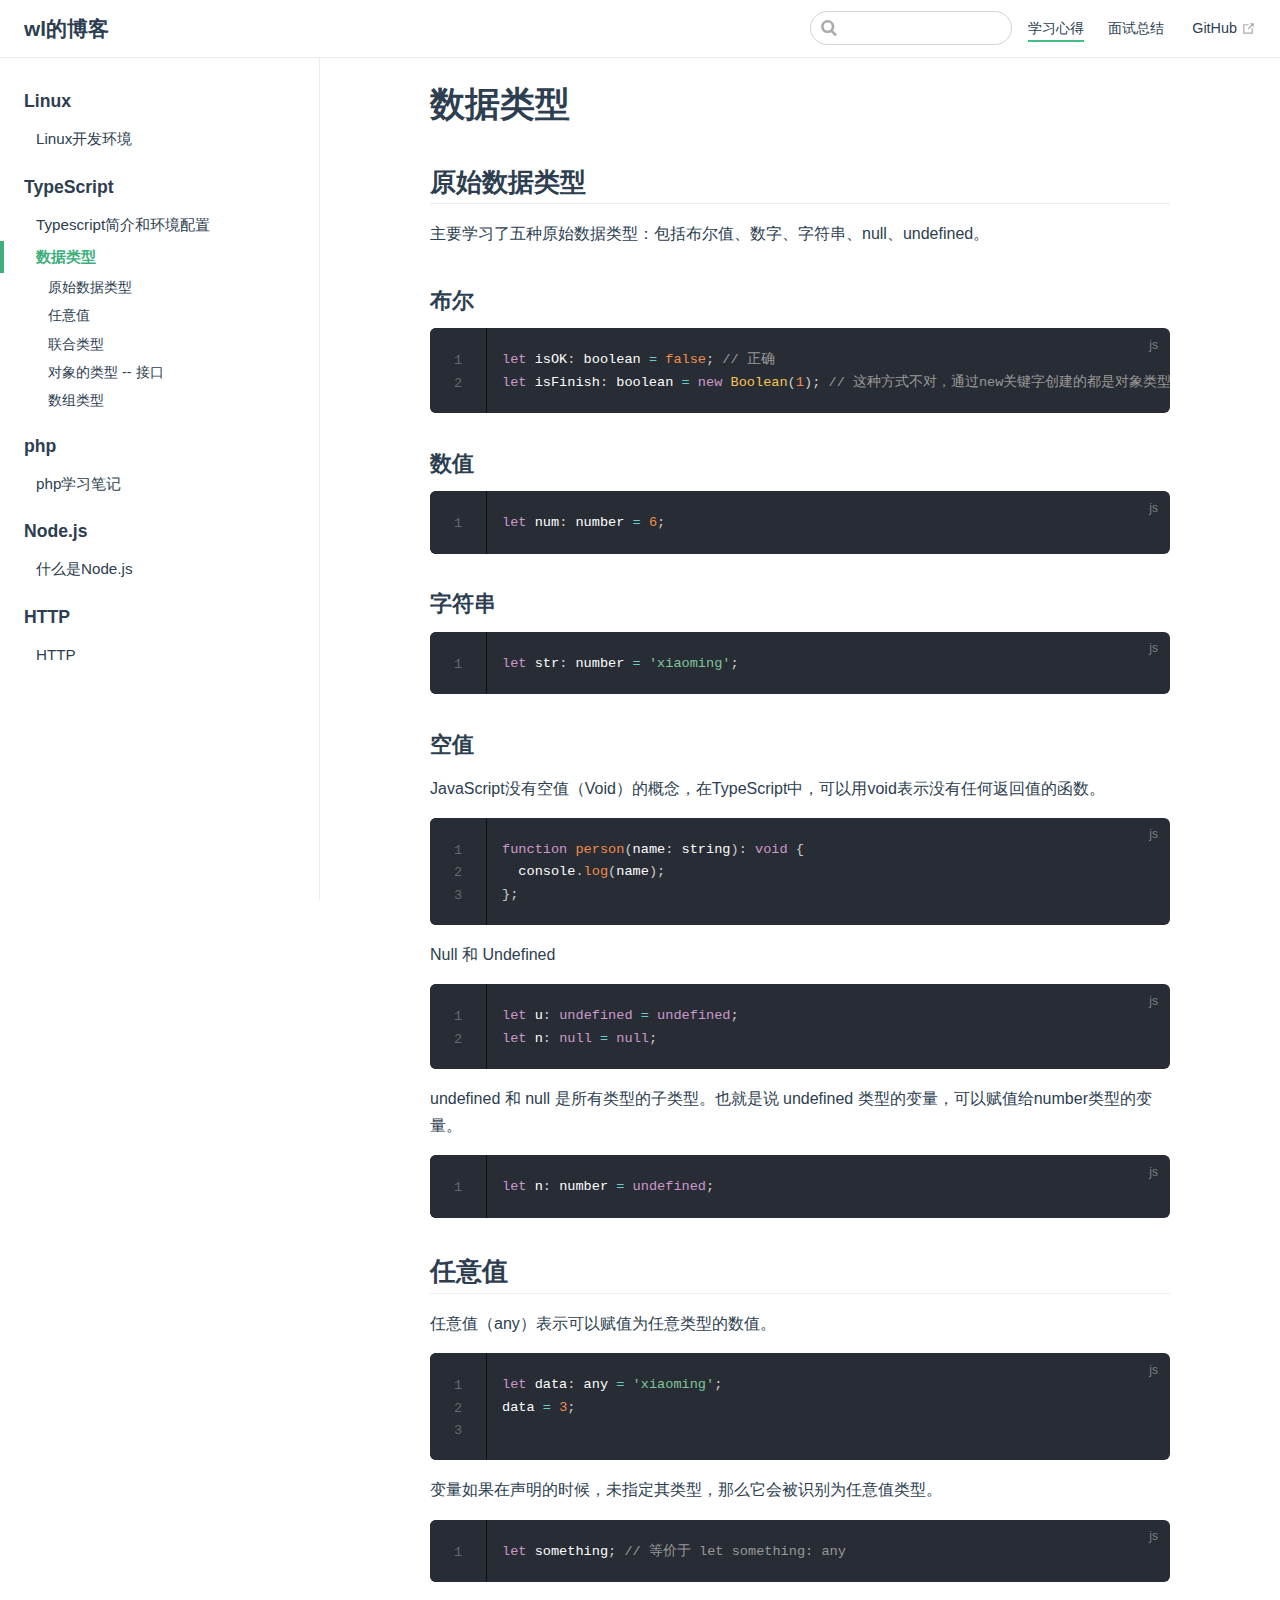
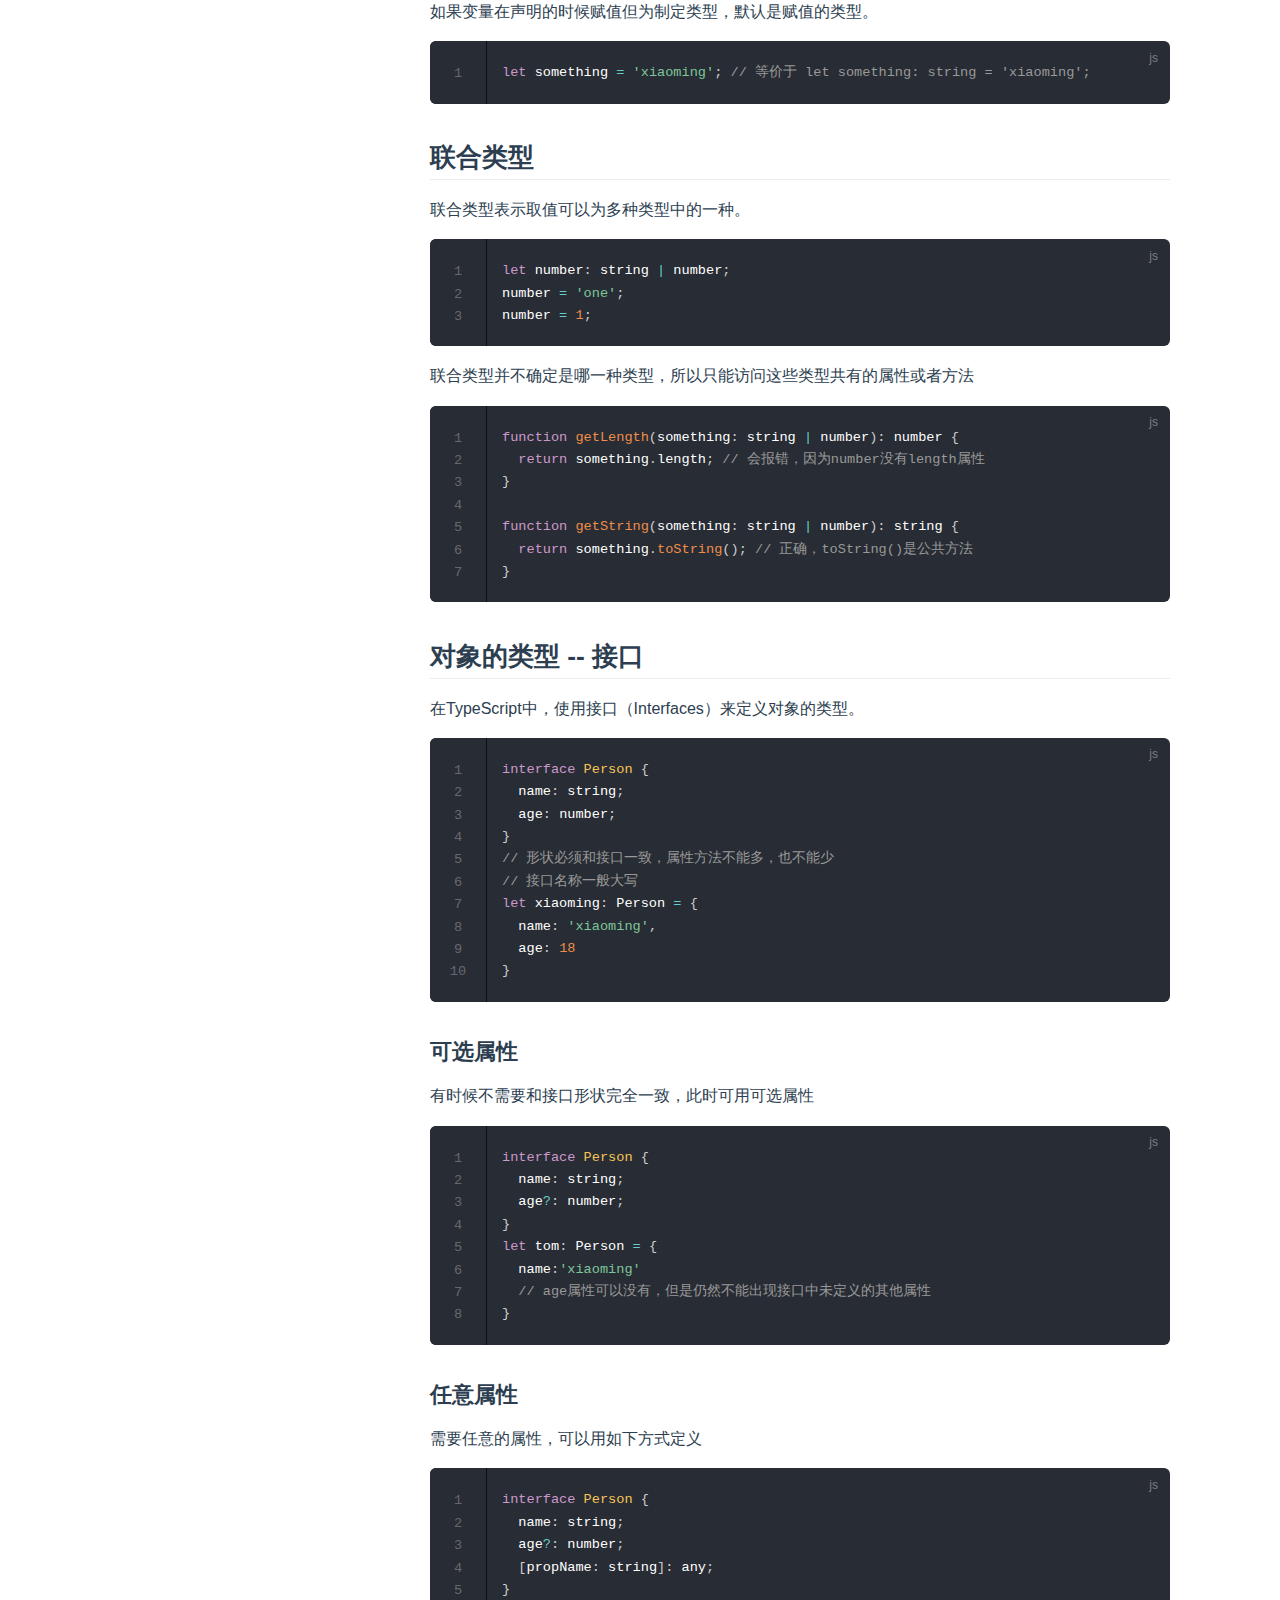
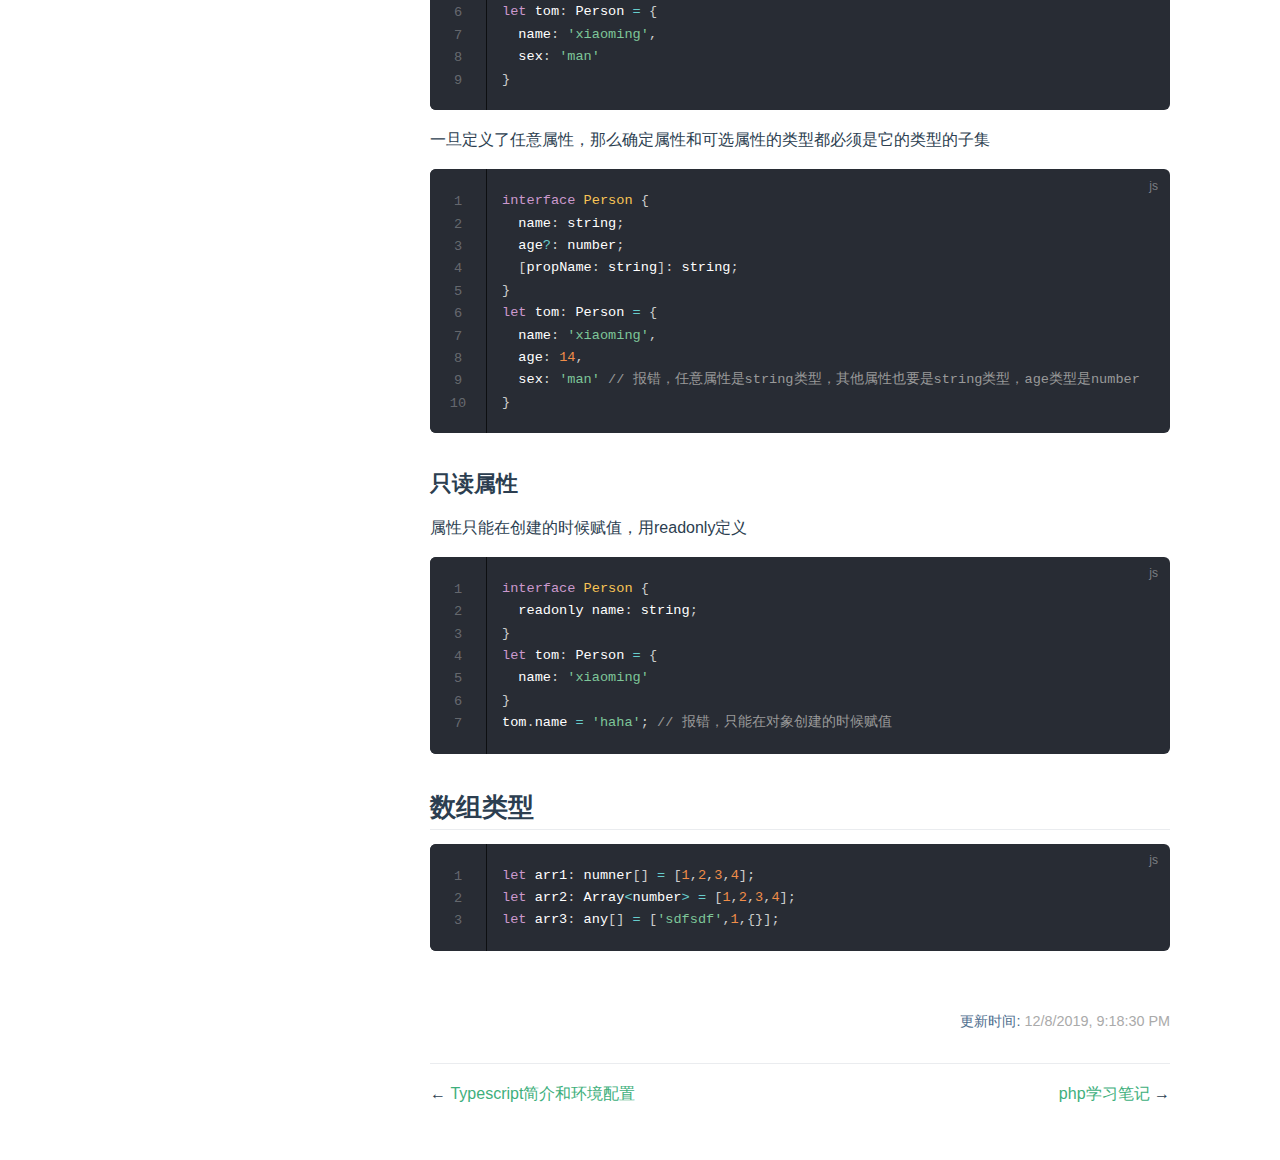
<file: blog/ts-data-types.html>
<!DOCTYPE html>
<html lang="en-US">
  <head>
    <meta charset="utf-8">
    <meta name="viewport" content="width=device-width,initial-scale=1">
    <title>数据类型 | wl的博客</title>
    <meta name="description" content="欢迎访问我的前端日志">
    <link rel="icon" href="/img/favicon.ico">
    
    <link rel="preload" href="/assets/css/0.styles.a83f9480.css" as="style"><link rel="preload" href="/assets/js/app.4a456fe1.js" as="script"><link rel="preload" href="/assets/js/2.e34d794f.js" as="script"><link rel="preload" href="/assets/js/11.786ee36c.js" as="script"><link rel="prefetch" href="/assets/js/10.99b56931.js"><link rel="prefetch" href="/assets/js/12.6a4248b0.js"><link rel="prefetch" href="/assets/js/13.443b1587.js"><link rel="prefetch" href="/assets/js/14.b9eb9e79.js"><link rel="prefetch" href="/assets/js/15.81241ea0.js"><link rel="prefetch" href="/assets/js/3.c69c1c61.js"><link rel="prefetch" href="/assets/js/4.db58a291.js"><link rel="prefetch" href="/assets/js/5.9b62e945.js"><link rel="prefetch" href="/assets/js/6.ab0a4842.js"><link rel="prefetch" href="/assets/js/7.1b043b7d.js"><link rel="prefetch" href="/assets/js/8.ce92405a.js"><link rel="prefetch" href="/assets/js/9.a0891bef.js">
    <link rel="stylesheet" href="/assets/css/0.styles.a83f9480.css">
  </head>
  <body>
    <div id="app" data-server-rendered="true"><div class="theme-container"><header class="navbar"><div class="sidebar-button"><svg xmlns="http://www.w3.org/2000/svg" aria-hidden="true" role="img" viewBox="0 0 448 512" class="icon"><path fill="currentColor" d="M436 124H12c-6.627 0-12-5.373-12-12V80c0-6.627 5.373-12 12-12h424c6.627 0 12 5.373 12 12v32c0 6.627-5.373 12-12 12zm0 160H12c-6.627 0-12-5.373-12-12v-32c0-6.627 5.373-12 12-12h424c6.627 0 12 5.373 12 12v32c0 6.627-5.373 12-12 12zm0 160H12c-6.627 0-12-5.373-12-12v-32c0-6.627 5.373-12 12-12h424c6.627 0 12 5.373 12 12v32c0 6.627-5.373 12-12 12z"></path></svg></div> <a href="/" class="home-link router-link-active"><!----> <span class="site-name">wl的博客</span></a> <div class="links"><div class="search-box"><input aria-label="Search" autocomplete="off" spellcheck="false" value=""> <!----></div> <nav class="nav-links can-hide"><div class="nav-item"><a href="/blog/" class="nav-link router-link-active">学习心得</a></div><div class="nav-item"><a href="/interview/" class="nav-link">面试总结</a></div> <a href="https://github.com/wanglei041533/wlblog" target="_blank" rel="noopener noreferrer" class="repo-link">
    GitHub
    <svg xmlns="http://www.w3.org/2000/svg" aria-hidden="true" x="0px" y="0px" viewBox="0 0 100 100" width="15" height="15" class="icon outbound"><path fill="currentColor" d="M18.8,85.1h56l0,0c2.2,0,4-1.8,4-4v-32h-8v28h-48v-48h28v-8h-32l0,0c-2.2,0-4,1.8-4,4v56C14.8,83.3,16.6,85.1,18.8,85.1z"></path> <polygon fill="currentColor" points="45.7,48.7 51.3,54.3 77.2,28.5 77.2,37.2 85.2,37.2 85.2,14.9 62.8,14.9 62.8,22.9 71.5,22.9"></polygon></svg></a></nav></div></header> <div class="sidebar-mask"></div> <aside class="sidebar"><nav class="nav-links"><div class="nav-item"><a href="/blog/" class="nav-link router-link-active">学习心得</a></div><div class="nav-item"><a href="/interview/" class="nav-link">面试总结</a></div> <a href="https://github.com/wanglei041533/wlblog" target="_blank" rel="noopener noreferrer" class="repo-link">
    GitHub
    <svg xmlns="http://www.w3.org/2000/svg" aria-hidden="true" x="0px" y="0px" viewBox="0 0 100 100" width="15" height="15" class="icon outbound"><path fill="currentColor" d="M18.8,85.1h56l0,0c2.2,0,4-1.8,4-4v-32h-8v28h-48v-48h28v-8h-32l0,0c-2.2,0-4,1.8-4,4v56C14.8,83.3,16.6,85.1,18.8,85.1z"></path> <polygon fill="currentColor" points="45.7,48.7 51.3,54.3 77.2,28.5 77.2,37.2 85.2,37.2 85.2,14.9 62.8,14.9 62.8,22.9 71.5,22.9"></polygon></svg></a></nav>  <ul class="sidebar-links"><li><section class="sidebar-group depth-0"><p class="sidebar-heading"><span>Linux</span> <!----></p> <ul class="sidebar-links sidebar-group-items"><li><a href="/blog/linux.html" class="sidebar-link">Linux开发环境</a></li></ul></section></li><li><section class="sidebar-group depth-0"><p class="sidebar-heading open"><span>TypeScript</span> <!----></p> <ul class="sidebar-links sidebar-group-items"><li><a href="/blog/ts-introduce-env.html" class="sidebar-link">Typescript简介和环境配置</a></li><li><a href="/blog/ts-data-types.html" class="active sidebar-link">数据类型</a><ul class="sidebar-sub-headers"><li class="sidebar-sub-header"><a href="/blog/ts-data-types.html#原始数据类型" class="sidebar-link">原始数据类型</a></li><li class="sidebar-sub-header"><a href="/blog/ts-data-types.html#任意值" class="sidebar-link">任意值</a></li><li class="sidebar-sub-header"><a href="/blog/ts-data-types.html#联合类型" class="sidebar-link">联合类型</a></li><li class="sidebar-sub-header"><a href="/blog/ts-data-types.html#对象的类型-接口" class="sidebar-link">对象的类型 -- 接口</a></li><li class="sidebar-sub-header"><a href="/blog/ts-data-types.html#数组类型" class="sidebar-link">数组类型</a></li></ul></li></ul></section></li><li><section class="sidebar-group depth-0"><p class="sidebar-heading"><span>php</span> <!----></p> <ul class="sidebar-links sidebar-group-items"><li><a href="/blog/php.html" class="sidebar-link">php学习笔记</a></li></ul></section></li><li><section class="sidebar-group depth-0"><p class="sidebar-heading"><span>Node.js</span> <!----></p> <ul class="sidebar-links sidebar-group-items"><li><a href="/blog/node.html" class="sidebar-link">什么是Node.js</a></li></ul></section></li><li><section class="sidebar-group depth-0"><p class="sidebar-heading"><span>HTTP</span> <!----></p> <ul class="sidebar-links sidebar-group-items"><li><a href="/blog/http.html" class="sidebar-link">HTTP</a></li></ul></section></li></ul> </aside> <main class="page"> <div class="theme-default-content content__default"><h1 id="数据类型"><a href="#数据类型" class="header-anchor">#</a> 数据类型</h1> <h2 id="原始数据类型"><a href="#原始数据类型" class="header-anchor">#</a> 原始数据类型</h2> <p>主要学习了五种原始数据类型：包括布尔值、数字、字符串、null、undefined。</p> <h3 id="布尔"><a href="#布尔" class="header-anchor">#</a> 布尔</h3> <div class="language-js line-numbers-mode"><pre class="language-js"><code><span class="token keyword">let</span> isOK<span class="token punctuation">:</span> boolean <span class="token operator">=</span> <span class="token boolean">false</span><span class="token punctuation">;</span> <span class="token comment">// 正确 </span>
<span class="token keyword">let</span> isFinish<span class="token punctuation">:</span> boolean <span class="token operator">=</span> <span class="token keyword">new</span> <span class="token class-name">Boolean</span><span class="token punctuation">(</span><span class="token number">1</span><span class="token punctuation">)</span><span class="token punctuation">;</span> <span class="token comment">// 这种方式不对，通过new关键字创建的都是对象类型</span>
</code></pre> <div class="line-numbers-wrapper"><span class="line-number">1</span><br><span class="line-number">2</span><br></div></div><h3 id="数值"><a href="#数值" class="header-anchor">#</a> 数值</h3> <div class="language-js line-numbers-mode"><pre class="language-js"><code><span class="token keyword">let</span> num<span class="token punctuation">:</span> number <span class="token operator">=</span> <span class="token number">6</span><span class="token punctuation">;</span>
</code></pre> <div class="line-numbers-wrapper"><span class="line-number">1</span><br></div></div><h3 id="字符串"><a href="#字符串" class="header-anchor">#</a> 字符串</h3> <div class="language-js line-numbers-mode"><pre class="language-js"><code><span class="token keyword">let</span> str<span class="token punctuation">:</span> number <span class="token operator">=</span> <span class="token string">'xiaoming'</span><span class="token punctuation">;</span>
</code></pre> <div class="line-numbers-wrapper"><span class="line-number">1</span><br></div></div><h3 id="空值"><a href="#空值" class="header-anchor">#</a> 空值</h3> <p>JavaScript没有空值（Void）的概念，在TypeScript中，可以用void表示没有任何返回值的函数。</p> <div class="language-js line-numbers-mode"><pre class="language-js"><code><span class="token keyword">function</span> <span class="token function">person</span><span class="token punctuation">(</span><span class="token parameter">name<span class="token punctuation">:</span> string</span><span class="token punctuation">)</span><span class="token punctuation">:</span> <span class="token keyword">void</span> <span class="token punctuation">{</span>
  console<span class="token punctuation">.</span><span class="token function">log</span><span class="token punctuation">(</span>name<span class="token punctuation">)</span><span class="token punctuation">;</span>
<span class="token punctuation">}</span><span class="token punctuation">;</span>
</code></pre> <div class="line-numbers-wrapper"><span class="line-number">1</span><br><span class="line-number">2</span><br><span class="line-number">3</span><br></div></div><p>Null 和 Undefined</p> <div class="language-js line-numbers-mode"><pre class="language-js"><code><span class="token keyword">let</span> u<span class="token punctuation">:</span> <span class="token keyword">undefined</span> <span class="token operator">=</span> <span class="token keyword">undefined</span><span class="token punctuation">;</span>
<span class="token keyword">let</span> n<span class="token punctuation">:</span> <span class="token keyword">null</span> <span class="token operator">=</span> <span class="token keyword">null</span><span class="token punctuation">;</span>
</code></pre> <div class="line-numbers-wrapper"><span class="line-number">1</span><br><span class="line-number">2</span><br></div></div><p>undefined 和 null 是所有类型的子类型。也就是说 undefined 类型的变量，可以赋值给number类型的变量。</p> <div class="language-js line-numbers-mode"><pre class="language-js"><code><span class="token keyword">let</span> n<span class="token punctuation">:</span> number <span class="token operator">=</span> <span class="token keyword">undefined</span><span class="token punctuation">;</span>
</code></pre> <div class="line-numbers-wrapper"><span class="line-number">1</span><br></div></div><h2 id="任意值"><a href="#任意值" class="header-anchor">#</a> 任意值</h2> <p>任意值（any）表示可以赋值为任意类型的数值。</p> <div class="language-js line-numbers-mode"><pre class="language-js"><code><span class="token keyword">let</span> data<span class="token punctuation">:</span> any <span class="token operator">=</span> <span class="token string">'xiaoming'</span><span class="token punctuation">;</span>
data <span class="token operator">=</span> <span class="token number">3</span><span class="token punctuation">;</span>

</code></pre> <div class="line-numbers-wrapper"><span class="line-number">1</span><br><span class="line-number">2</span><br><span class="line-number">3</span><br></div></div><p>变量如果在声明的时候，未指定其类型，那么它会被识别为任意值类型。</p> <div class="language-js line-numbers-mode"><pre class="language-js"><code><span class="token keyword">let</span> something<span class="token punctuation">;</span> <span class="token comment">// 等价于 let something: any</span>
</code></pre> <div class="line-numbers-wrapper"><span class="line-number">1</span><br></div></div><p>如果变量在声明的时候赋值但为制定类型，默认是赋值的类型。</p> <div class="language-js line-numbers-mode"><pre class="language-js"><code><span class="token keyword">let</span> something <span class="token operator">=</span> <span class="token string">'xiaoming'</span><span class="token punctuation">;</span> <span class="token comment">// 等价于 let something: string = 'xiaoming';</span>
</code></pre> <div class="line-numbers-wrapper"><span class="line-number">1</span><br></div></div><h2 id="联合类型"><a href="#联合类型" class="header-anchor">#</a> 联合类型</h2> <p>联合类型表示取值可以为多种类型中的一种。</p> <div class="language-js line-numbers-mode"><pre class="language-js"><code><span class="token keyword">let</span> number<span class="token punctuation">:</span> string <span class="token operator">|</span> number<span class="token punctuation">;</span>
number <span class="token operator">=</span> <span class="token string">'one'</span><span class="token punctuation">;</span>
number <span class="token operator">=</span> <span class="token number">1</span><span class="token punctuation">;</span>
</code></pre> <div class="line-numbers-wrapper"><span class="line-number">1</span><br><span class="line-number">2</span><br><span class="line-number">3</span><br></div></div><p>联合类型并不确定是哪一种类型，所以只能访问这些类型共有的属性或者方法</p> <div class="language-js line-numbers-mode"><pre class="language-js"><code><span class="token keyword">function</span> <span class="token function">getLength</span><span class="token punctuation">(</span><span class="token parameter">something<span class="token punctuation">:</span> string <span class="token operator">|</span> number</span><span class="token punctuation">)</span><span class="token punctuation">:</span> number <span class="token punctuation">{</span>
  <span class="token keyword">return</span> something<span class="token punctuation">.</span>length<span class="token punctuation">;</span> <span class="token comment">// 会报错，因为number没有length属性</span>
<span class="token punctuation">}</span>

<span class="token keyword">function</span> <span class="token function">getString</span><span class="token punctuation">(</span><span class="token parameter">something<span class="token punctuation">:</span> string <span class="token operator">|</span> number</span><span class="token punctuation">)</span><span class="token punctuation">:</span> string <span class="token punctuation">{</span>
  <span class="token keyword">return</span> something<span class="token punctuation">.</span><span class="token function">toString</span><span class="token punctuation">(</span><span class="token punctuation">)</span><span class="token punctuation">;</span> <span class="token comment">// 正确，toString()是公共方法</span>
<span class="token punctuation">}</span>
</code></pre> <div class="line-numbers-wrapper"><span class="line-number">1</span><br><span class="line-number">2</span><br><span class="line-number">3</span><br><span class="line-number">4</span><br><span class="line-number">5</span><br><span class="line-number">6</span><br><span class="line-number">7</span><br></div></div><h2 id="对象的类型-接口"><a href="#对象的类型-接口" class="header-anchor">#</a> 对象的类型 -- 接口</h2> <p>在TypeScript中，使用接口（Interfaces）来定义对象的类型。</p> <div class="language-js line-numbers-mode"><pre class="language-js"><code><span class="token keyword">interface</span> <span class="token class-name">Person</span> <span class="token punctuation">{</span>
  name<span class="token punctuation">:</span> string<span class="token punctuation">;</span>
  age<span class="token punctuation">:</span> number<span class="token punctuation">;</span>
<span class="token punctuation">}</span>
<span class="token comment">// 形状必须和接口一致，属性方法不能多，也不能少</span>
<span class="token comment">// 接口名称一般大写</span>
<span class="token keyword">let</span> xiaoming<span class="token punctuation">:</span> Person <span class="token operator">=</span> <span class="token punctuation">{</span>
  name<span class="token punctuation">:</span> <span class="token string">'xiaoming'</span><span class="token punctuation">,</span>
  age<span class="token punctuation">:</span> <span class="token number">18</span>
<span class="token punctuation">}</span>
</code></pre> <div class="line-numbers-wrapper"><span class="line-number">1</span><br><span class="line-number">2</span><br><span class="line-number">3</span><br><span class="line-number">4</span><br><span class="line-number">5</span><br><span class="line-number">6</span><br><span class="line-number">7</span><br><span class="line-number">8</span><br><span class="line-number">9</span><br><span class="line-number">10</span><br></div></div><h3 id="可选属性"><a href="#可选属性" class="header-anchor">#</a> 可选属性</h3> <p>有时候不需要和接口形状完全一致，此时可用可选属性</p> <div class="language-js line-numbers-mode"><pre class="language-js"><code><span class="token keyword">interface</span> <span class="token class-name">Person</span> <span class="token punctuation">{</span>
  name<span class="token punctuation">:</span> string<span class="token punctuation">;</span>
  age<span class="token operator">?</span><span class="token punctuation">:</span> number<span class="token punctuation">;</span>
<span class="token punctuation">}</span>
<span class="token keyword">let</span> tom<span class="token punctuation">:</span> Person <span class="token operator">=</span> <span class="token punctuation">{</span>
  name<span class="token punctuation">:</span><span class="token string">'xiaoming'</span>
  <span class="token comment">// age属性可以没有，但是仍然不能出现接口中未定义的其他属性</span>
<span class="token punctuation">}</span>
</code></pre> <div class="line-numbers-wrapper"><span class="line-number">1</span><br><span class="line-number">2</span><br><span class="line-number">3</span><br><span class="line-number">4</span><br><span class="line-number">5</span><br><span class="line-number">6</span><br><span class="line-number">7</span><br><span class="line-number">8</span><br></div></div><h3 id="任意属性"><a href="#任意属性" class="header-anchor">#</a> 任意属性</h3> <p>需要任意的属性，可以用如下方式定义</p> <div class="language-js line-numbers-mode"><pre class="language-js"><code><span class="token keyword">interface</span> <span class="token class-name">Person</span> <span class="token punctuation">{</span>
  name<span class="token punctuation">:</span> string<span class="token punctuation">;</span>
  age<span class="token operator">?</span><span class="token punctuation">:</span> number<span class="token punctuation">;</span>
  <span class="token punctuation">[</span>propName<span class="token punctuation">:</span> string<span class="token punctuation">]</span><span class="token punctuation">:</span> any<span class="token punctuation">;</span>
<span class="token punctuation">}</span>
<span class="token keyword">let</span> tom<span class="token punctuation">:</span> Person <span class="token operator">=</span> <span class="token punctuation">{</span>
  name<span class="token punctuation">:</span> <span class="token string">'xiaoming'</span><span class="token punctuation">,</span>
  sex<span class="token punctuation">:</span> <span class="token string">'man'</span>
<span class="token punctuation">}</span>
</code></pre> <div class="line-numbers-wrapper"><span class="line-number">1</span><br><span class="line-number">2</span><br><span class="line-number">3</span><br><span class="line-number">4</span><br><span class="line-number">5</span><br><span class="line-number">6</span><br><span class="line-number">7</span><br><span class="line-number">8</span><br><span class="line-number">9</span><br></div></div><p>一旦定义了任意属性，那么确定属性和可选属性的类型都必须是它的类型的子集</p> <div class="language-js line-numbers-mode"><pre class="language-js"><code><span class="token keyword">interface</span> <span class="token class-name">Person</span> <span class="token punctuation">{</span>
  name<span class="token punctuation">:</span> string<span class="token punctuation">;</span>
  age<span class="token operator">?</span><span class="token punctuation">:</span> number<span class="token punctuation">;</span>
  <span class="token punctuation">[</span>propName<span class="token punctuation">:</span> string<span class="token punctuation">]</span><span class="token punctuation">:</span> string<span class="token punctuation">;</span>
<span class="token punctuation">}</span>
<span class="token keyword">let</span> tom<span class="token punctuation">:</span> Person <span class="token operator">=</span> <span class="token punctuation">{</span>
  name<span class="token punctuation">:</span> <span class="token string">'xiaoming'</span><span class="token punctuation">,</span>
  age<span class="token punctuation">:</span> <span class="token number">14</span><span class="token punctuation">,</span>
  sex<span class="token punctuation">:</span> <span class="token string">'man'</span> <span class="token comment">// 报错，任意属性是string类型，其他属性也要是string类型，age类型是number</span>
<span class="token punctuation">}</span>
</code></pre> <div class="line-numbers-wrapper"><span class="line-number">1</span><br><span class="line-number">2</span><br><span class="line-number">3</span><br><span class="line-number">4</span><br><span class="line-number">5</span><br><span class="line-number">6</span><br><span class="line-number">7</span><br><span class="line-number">8</span><br><span class="line-number">9</span><br><span class="line-number">10</span><br></div></div><h3 id="只读属性"><a href="#只读属性" class="header-anchor">#</a> 只读属性</h3> <p>属性只能在创建的时候赋值，用readonly定义</p> <div class="language-js line-numbers-mode"><pre class="language-js"><code><span class="token keyword">interface</span> <span class="token class-name">Person</span> <span class="token punctuation">{</span>
  readonly name<span class="token punctuation">:</span> string<span class="token punctuation">;</span>
<span class="token punctuation">}</span>
<span class="token keyword">let</span> tom<span class="token punctuation">:</span> Person <span class="token operator">=</span> <span class="token punctuation">{</span>
  name<span class="token punctuation">:</span> <span class="token string">'xiaoming'</span>
<span class="token punctuation">}</span>
tom<span class="token punctuation">.</span>name <span class="token operator">=</span> <span class="token string">'haha'</span><span class="token punctuation">;</span> <span class="token comment">// 报错，只能在对象创建的时候赋值</span>
</code></pre> <div class="line-numbers-wrapper"><span class="line-number">1</span><br><span class="line-number">2</span><br><span class="line-number">3</span><br><span class="line-number">4</span><br><span class="line-number">5</span><br><span class="line-number">6</span><br><span class="line-number">7</span><br></div></div><h2 id="数组类型"><a href="#数组类型" class="header-anchor">#</a> 数组类型</h2> <div class="language-js line-numbers-mode"><pre class="language-js"><code><span class="token keyword">let</span> arr1<span class="token punctuation">:</span> numner<span class="token punctuation">[</span><span class="token punctuation">]</span> <span class="token operator">=</span> <span class="token punctuation">[</span><span class="token number">1</span><span class="token punctuation">,</span><span class="token number">2</span><span class="token punctuation">,</span><span class="token number">3</span><span class="token punctuation">,</span><span class="token number">4</span><span class="token punctuation">]</span><span class="token punctuation">;</span>
<span class="token keyword">let</span> arr2<span class="token punctuation">:</span> Array<span class="token operator">&lt;</span>number<span class="token operator">&gt;</span> <span class="token operator">=</span> <span class="token punctuation">[</span><span class="token number">1</span><span class="token punctuation">,</span><span class="token number">2</span><span class="token punctuation">,</span><span class="token number">3</span><span class="token punctuation">,</span><span class="token number">4</span><span class="token punctuation">]</span><span class="token punctuation">;</span>
<span class="token keyword">let</span> arr3<span class="token punctuation">:</span> any<span class="token punctuation">[</span><span class="token punctuation">]</span> <span class="token operator">=</span> <span class="token punctuation">[</span><span class="token string">'sdfsdf'</span><span class="token punctuation">,</span><span class="token number">1</span><span class="token punctuation">,</span><span class="token punctuation">{</span><span class="token punctuation">}</span><span class="token punctuation">]</span><span class="token punctuation">;</span>
</code></pre> <div class="line-numbers-wrapper"><span class="line-number">1</span><br><span class="line-number">2</span><br><span class="line-number">3</span><br></div></div></div> <footer class="page-edit"><!----> <div class="last-updated"><span class="prefix">更新时间:</span> <span class="time">12/8/2019, 9:18:30 PM</span></div></footer> <div class="page-nav"><p class="inner"><span class="prev">
      ←
      <a href="/blog/ts-introduce-env.html" class="prev">Typescript简介和环境配置</a></span> <span class="next"><a href="/blog/php.html">php学习笔记</a>
      →
    </span></p></div> </main></div><div class="global-ui"></div></div>
    <script src="/assets/js/app.4a456fe1.js" defer></script><script src="/assets/js/2.e34d794f.js" defer></script><script src="/assets/js/11.786ee36c.js" defer></script>
  </body>
</html>
</file>
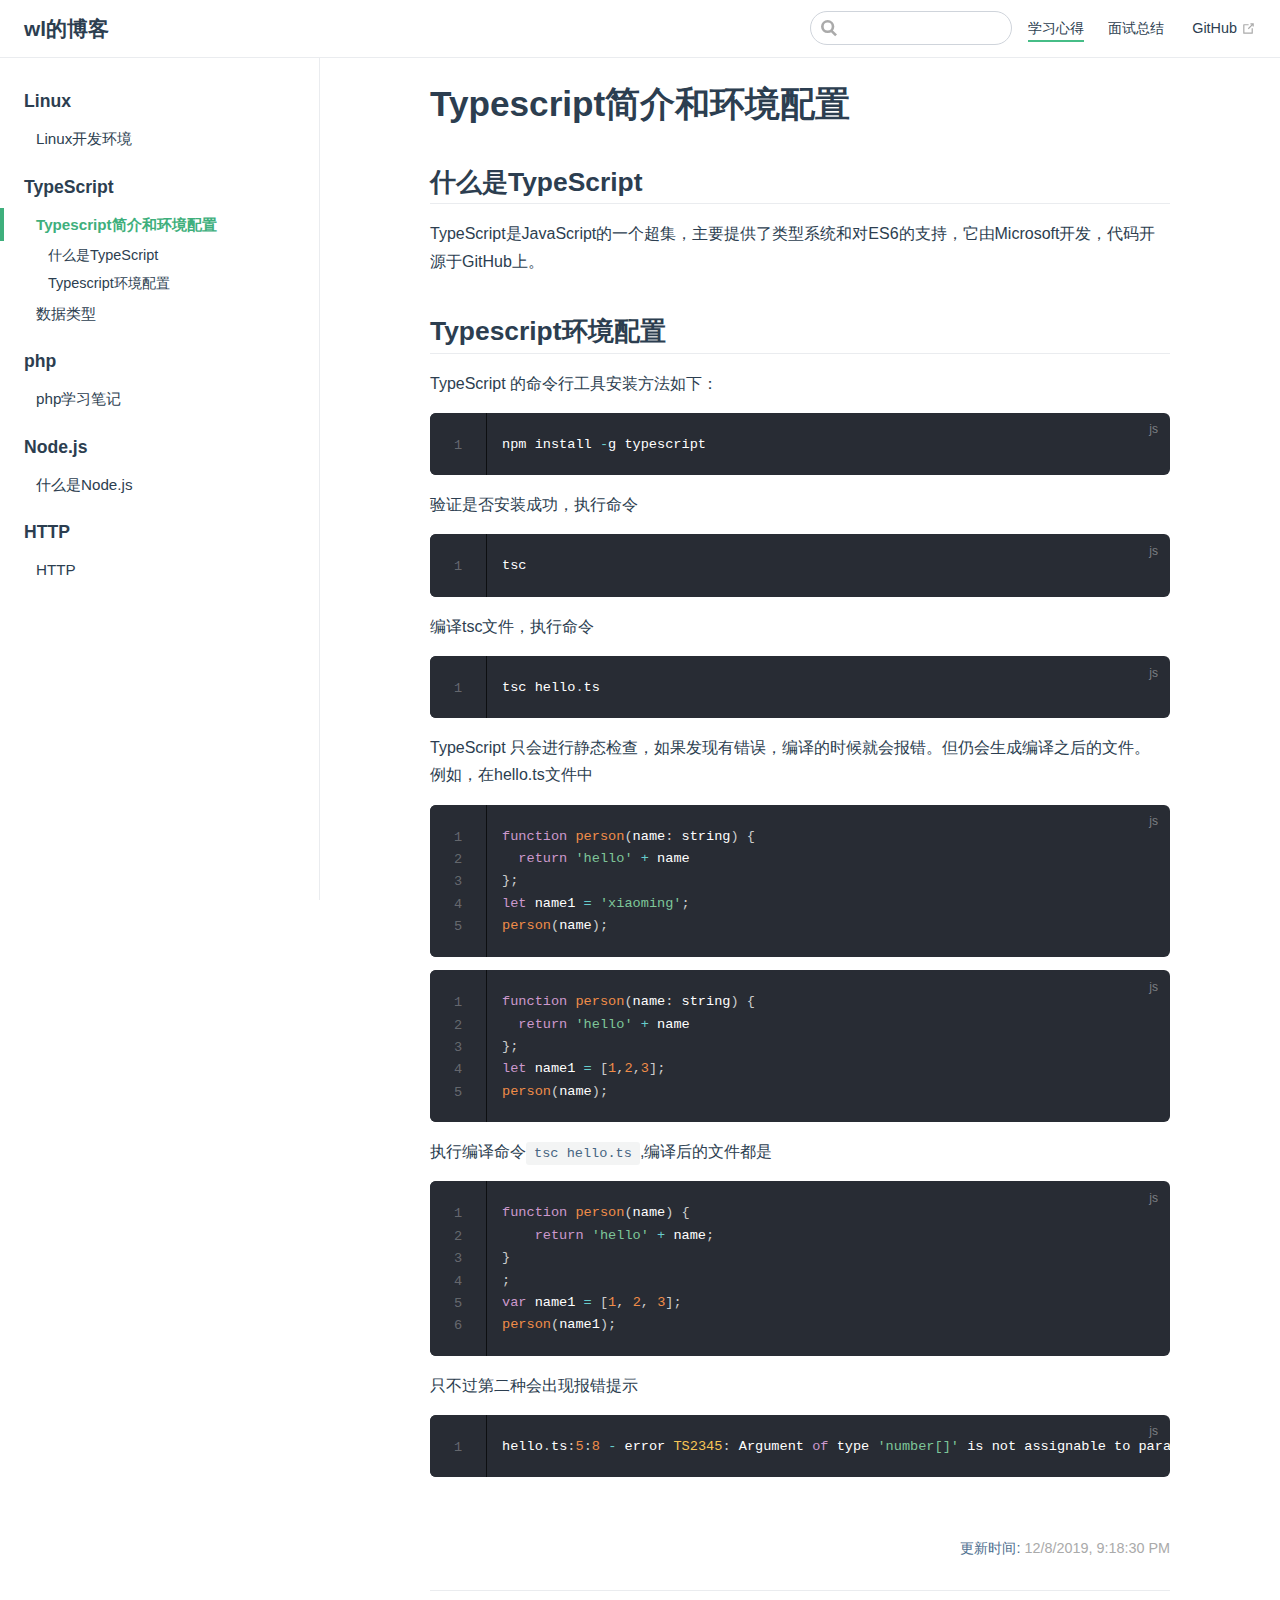
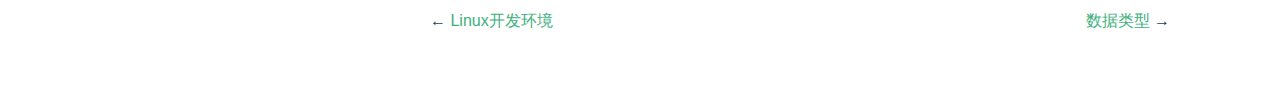
<file: blog/ts-introduce-env.html>
<!DOCTYPE html>
<html lang="en-US">
  <head>
    <meta charset="utf-8">
    <meta name="viewport" content="width=device-width,initial-scale=1">
    <title>Typescript简介和环境配置 | wl的博客</title>
    <meta name="description" content="欢迎访问我的前端日志">
    <link rel="icon" href="/img/favicon.ico">
    
    <link rel="preload" href="/assets/css/0.styles.a83f9480.css" as="style"><link rel="preload" href="/assets/js/app.4a456fe1.js" as="script"><link rel="preload" href="/assets/js/2.e34d794f.js" as="script"><link rel="preload" href="/assets/js/12.6a4248b0.js" as="script"><link rel="prefetch" href="/assets/js/10.99b56931.js"><link rel="prefetch" href="/assets/js/11.786ee36c.js"><link rel="prefetch" href="/assets/js/13.443b1587.js"><link rel="prefetch" href="/assets/js/14.b9eb9e79.js"><link rel="prefetch" href="/assets/js/15.81241ea0.js"><link rel="prefetch" href="/assets/js/3.c69c1c61.js"><link rel="prefetch" href="/assets/js/4.db58a291.js"><link rel="prefetch" href="/assets/js/5.9b62e945.js"><link rel="prefetch" href="/assets/js/6.ab0a4842.js"><link rel="prefetch" href="/assets/js/7.1b043b7d.js"><link rel="prefetch" href="/assets/js/8.ce92405a.js"><link rel="prefetch" href="/assets/js/9.a0891bef.js">
    <link rel="stylesheet" href="/assets/css/0.styles.a83f9480.css">
  </head>
  <body>
    <div id="app" data-server-rendered="true"><div class="theme-container"><header class="navbar"><div class="sidebar-button"><svg xmlns="http://www.w3.org/2000/svg" aria-hidden="true" role="img" viewBox="0 0 448 512" class="icon"><path fill="currentColor" d="M436 124H12c-6.627 0-12-5.373-12-12V80c0-6.627 5.373-12 12-12h424c6.627 0 12 5.373 12 12v32c0 6.627-5.373 12-12 12zm0 160H12c-6.627 0-12-5.373-12-12v-32c0-6.627 5.373-12 12-12h424c6.627 0 12 5.373 12 12v32c0 6.627-5.373 12-12 12zm0 160H12c-6.627 0-12-5.373-12-12v-32c0-6.627 5.373-12 12-12h424c6.627 0 12 5.373 12 12v32c0 6.627-5.373 12-12 12z"></path></svg></div> <a href="/" class="home-link router-link-active"><!----> <span class="site-name">wl的博客</span></a> <div class="links"><div class="search-box"><input aria-label="Search" autocomplete="off" spellcheck="false" value=""> <!----></div> <nav class="nav-links can-hide"><div class="nav-item"><a href="/blog/" class="nav-link router-link-active">学习心得</a></div><div class="nav-item"><a href="/interview/" class="nav-link">面试总结</a></div> <a href="https://github.com/wanglei041533/wlblog" target="_blank" rel="noopener noreferrer" class="repo-link">
    GitHub
    <svg xmlns="http://www.w3.org/2000/svg" aria-hidden="true" x="0px" y="0px" viewBox="0 0 100 100" width="15" height="15" class="icon outbound"><path fill="currentColor" d="M18.8,85.1h56l0,0c2.2,0,4-1.8,4-4v-32h-8v28h-48v-48h28v-8h-32l0,0c-2.2,0-4,1.8-4,4v56C14.8,83.3,16.6,85.1,18.8,85.1z"></path> <polygon fill="currentColor" points="45.7,48.7 51.3,54.3 77.2,28.5 77.2,37.2 85.2,37.2 85.2,14.9 62.8,14.9 62.8,22.9 71.5,22.9"></polygon></svg></a></nav></div></header> <div class="sidebar-mask"></div> <aside class="sidebar"><nav class="nav-links"><div class="nav-item"><a href="/blog/" class="nav-link router-link-active">学习心得</a></div><div class="nav-item"><a href="/interview/" class="nav-link">面试总结</a></div> <a href="https://github.com/wanglei041533/wlblog" target="_blank" rel="noopener noreferrer" class="repo-link">
    GitHub
    <svg xmlns="http://www.w3.org/2000/svg" aria-hidden="true" x="0px" y="0px" viewBox="0 0 100 100" width="15" height="15" class="icon outbound"><path fill="currentColor" d="M18.8,85.1h56l0,0c2.2,0,4-1.8,4-4v-32h-8v28h-48v-48h28v-8h-32l0,0c-2.2,0-4,1.8-4,4v56C14.8,83.3,16.6,85.1,18.8,85.1z"></path> <polygon fill="currentColor" points="45.7,48.7 51.3,54.3 77.2,28.5 77.2,37.2 85.2,37.2 85.2,14.9 62.8,14.9 62.8,22.9 71.5,22.9"></polygon></svg></a></nav>  <ul class="sidebar-links"><li><section class="sidebar-group depth-0"><p class="sidebar-heading"><span>Linux</span> <!----></p> <ul class="sidebar-links sidebar-group-items"><li><a href="/blog/linux.html" class="sidebar-link">Linux开发环境</a></li></ul></section></li><li><section class="sidebar-group depth-0"><p class="sidebar-heading open"><span>TypeScript</span> <!----></p> <ul class="sidebar-links sidebar-group-items"><li><a href="/blog/ts-introduce-env.html" class="active sidebar-link">Typescript简介和环境配置</a><ul class="sidebar-sub-headers"><li class="sidebar-sub-header"><a href="/blog/ts-introduce-env.html#什么是typescript" class="sidebar-link">什么是TypeScript</a></li><li class="sidebar-sub-header"><a href="/blog/ts-introduce-env.html#typescript环境配置" class="sidebar-link">Typescript环境配置</a></li></ul></li><li><a href="/blog/ts-data-types.html" class="sidebar-link">数据类型</a></li></ul></section></li><li><section class="sidebar-group depth-0"><p class="sidebar-heading"><span>php</span> <!----></p> <ul class="sidebar-links sidebar-group-items"><li><a href="/blog/php.html" class="sidebar-link">php学习笔记</a></li></ul></section></li><li><section class="sidebar-group depth-0"><p class="sidebar-heading"><span>Node.js</span> <!----></p> <ul class="sidebar-links sidebar-group-items"><li><a href="/blog/node.html" class="sidebar-link">什么是Node.js</a></li></ul></section></li><li><section class="sidebar-group depth-0"><p class="sidebar-heading"><span>HTTP</span> <!----></p> <ul class="sidebar-links sidebar-group-items"><li><a href="/blog/http.html" class="sidebar-link">HTTP</a></li></ul></section></li></ul> </aside> <main class="page"> <div class="theme-default-content content__default"><h1 id="typescript简介和环境配置"><a href="#typescript简介和环境配置" class="header-anchor">#</a> Typescript简介和环境配置</h1> <h2 id="什么是typescript"><a href="#什么是typescript" class="header-anchor">#</a> 什么是TypeScript</h2> <p>TypeScript是JavaScript的一个超集，主要提供了类型系统和对ES6的支持，它由Microsoft开发，代码开源于GitHub上。</p> <h2 id="typescript环境配置"><a href="#typescript环境配置" class="header-anchor">#</a> Typescript环境配置</h2> <p>TypeScript 的命令行工具安装方法如下：</p> <div class="language-js line-numbers-mode"><pre class="language-js"><code>npm install <span class="token operator">-</span>g typescript
</code></pre> <div class="line-numbers-wrapper"><span class="line-number">1</span><br></div></div><p>验证是否安装成功，执行命令</p> <div class="language-js line-numbers-mode"><pre class="language-js"><code>tsc
</code></pre> <div class="line-numbers-wrapper"><span class="line-number">1</span><br></div></div><p>编译tsc文件，执行命令</p> <div class="language-js line-numbers-mode"><pre class="language-js"><code>tsc hello<span class="token punctuation">.</span>ts
</code></pre> <div class="line-numbers-wrapper"><span class="line-number">1</span><br></div></div><p>TypeScript 只会进行静态检查，如果发现有错误，编译的时候就会报错。但仍会生成编译之后的文件。
例如，在hello.ts文件中</p> <div class="language-js line-numbers-mode"><pre class="language-js"><code><span class="token keyword">function</span> <span class="token function">person</span><span class="token punctuation">(</span><span class="token parameter">name<span class="token punctuation">:</span> string</span><span class="token punctuation">)</span> <span class="token punctuation">{</span>
  <span class="token keyword">return</span> <span class="token string">'hello'</span> <span class="token operator">+</span> name
<span class="token punctuation">}</span><span class="token punctuation">;</span>
<span class="token keyword">let</span> name1 <span class="token operator">=</span> <span class="token string">'xiaoming'</span><span class="token punctuation">;</span>
<span class="token function">person</span><span class="token punctuation">(</span>name<span class="token punctuation">)</span><span class="token punctuation">;</span>
</code></pre> <div class="line-numbers-wrapper"><span class="line-number">1</span><br><span class="line-number">2</span><br><span class="line-number">3</span><br><span class="line-number">4</span><br><span class="line-number">5</span><br></div></div><div class="language-js line-numbers-mode"><pre class="language-js"><code><span class="token keyword">function</span> <span class="token function">person</span><span class="token punctuation">(</span><span class="token parameter">name<span class="token punctuation">:</span> string</span><span class="token punctuation">)</span> <span class="token punctuation">{</span>
  <span class="token keyword">return</span> <span class="token string">'hello'</span> <span class="token operator">+</span> name
<span class="token punctuation">}</span><span class="token punctuation">;</span>
<span class="token keyword">let</span> name1 <span class="token operator">=</span> <span class="token punctuation">[</span><span class="token number">1</span><span class="token punctuation">,</span><span class="token number">2</span><span class="token punctuation">,</span><span class="token number">3</span><span class="token punctuation">]</span><span class="token punctuation">;</span>
<span class="token function">person</span><span class="token punctuation">(</span>name<span class="token punctuation">)</span><span class="token punctuation">;</span>
</code></pre> <div class="line-numbers-wrapper"><span class="line-number">1</span><br><span class="line-number">2</span><br><span class="line-number">3</span><br><span class="line-number">4</span><br><span class="line-number">5</span><br></div></div><p>执行编译命令<code>tsc hello.ts</code>,编译后的文件都是</p> <div class="language-js line-numbers-mode"><pre class="language-js"><code><span class="token keyword">function</span> <span class="token function">person</span><span class="token punctuation">(</span><span class="token parameter">name</span><span class="token punctuation">)</span> <span class="token punctuation">{</span>
    <span class="token keyword">return</span> <span class="token string">'hello'</span> <span class="token operator">+</span> name<span class="token punctuation">;</span>
<span class="token punctuation">}</span>
<span class="token punctuation">;</span>
<span class="token keyword">var</span> name1 <span class="token operator">=</span> <span class="token punctuation">[</span><span class="token number">1</span><span class="token punctuation">,</span> <span class="token number">2</span><span class="token punctuation">,</span> <span class="token number">3</span><span class="token punctuation">]</span><span class="token punctuation">;</span>
<span class="token function">person</span><span class="token punctuation">(</span>name1<span class="token punctuation">)</span><span class="token punctuation">;</span>
</code></pre> <div class="line-numbers-wrapper"><span class="line-number">1</span><br><span class="line-number">2</span><br><span class="line-number">3</span><br><span class="line-number">4</span><br><span class="line-number">5</span><br><span class="line-number">6</span><br></div></div><p>只不过第二种会出现报错提示</p> <div class="language-js line-numbers-mode"><pre class="language-js"><code>hello<span class="token punctuation">.</span>ts<span class="token punctuation">:</span><span class="token number">5</span><span class="token punctuation">:</span><span class="token number">8</span> <span class="token operator">-</span> error <span class="token constant">TS2345</span><span class="token punctuation">:</span> Argument <span class="token keyword">of</span> type <span class="token string">'number[]'</span> is not assignable to parameter <span class="token keyword">of</span> type <span class="token string">'string'</span><span class="token punctuation">.</span>
</code></pre> <div class="line-numbers-wrapper"><span class="line-number">1</span><br></div></div></div> <footer class="page-edit"><!----> <div class="last-updated"><span class="prefix">更新时间:</span> <span class="time">12/8/2019, 9:18:30 PM</span></div></footer> <div class="page-nav"><p class="inner"><span class="prev">
      ←
      <a href="/blog/linux.html" class="prev">Linux开发环境</a></span> <span class="next"><a href="/blog/ts-data-types.html">数据类型</a>
      →
    </span></p></div> </main></div><div class="global-ui"></div></div>
    <script src="/assets/js/app.4a456fe1.js" defer></script><script src="/assets/js/2.e34d794f.js" defer></script><script src="/assets/js/12.6a4248b0.js" defer></script>
  </body>
</html>
</file>
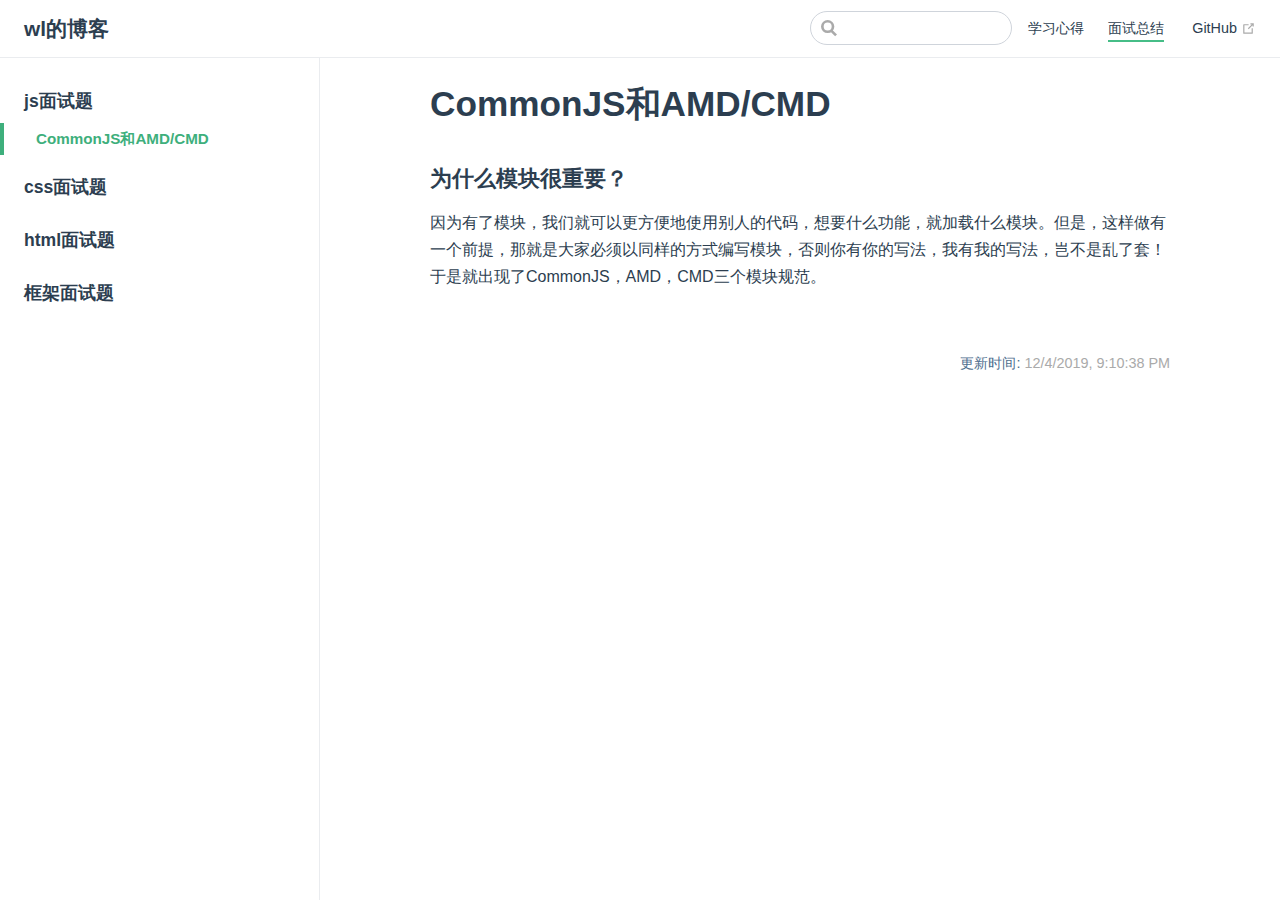
<file: interview/js-amd-cmd.html>
<!DOCTYPE html>
<html lang="en-US">
  <head>
    <meta charset="utf-8">
    <meta name="viewport" content="width=device-width,initial-scale=1">
    <title>CommonJS和AMD/CMD | wl的博客</title>
    <meta name="description" content="欢迎访问我的前端日志">
    <link rel="icon" href="/img/favicon.ico">
    
    <link rel="preload" href="/assets/css/0.styles.a83f9480.css" as="style"><link rel="preload" href="/assets/js/app.4a456fe1.js" as="script"><link rel="preload" href="/assets/js/2.e34d794f.js" as="script"><link rel="preload" href="/assets/js/14.b9eb9e79.js" as="script"><link rel="prefetch" href="/assets/js/10.99b56931.js"><link rel="prefetch" href="/assets/js/11.786ee36c.js"><link rel="prefetch" href="/assets/js/12.6a4248b0.js"><link rel="prefetch" href="/assets/js/13.443b1587.js"><link rel="prefetch" href="/assets/js/15.81241ea0.js"><link rel="prefetch" href="/assets/js/3.c69c1c61.js"><link rel="prefetch" href="/assets/js/4.db58a291.js"><link rel="prefetch" href="/assets/js/5.9b62e945.js"><link rel="prefetch" href="/assets/js/6.ab0a4842.js"><link rel="prefetch" href="/assets/js/7.1b043b7d.js"><link rel="prefetch" href="/assets/js/8.ce92405a.js"><link rel="prefetch" href="/assets/js/9.a0891bef.js">
    <link rel="stylesheet" href="/assets/css/0.styles.a83f9480.css">
  </head>
  <body>
    <div id="app" data-server-rendered="true"><div class="theme-container"><header class="navbar"><div class="sidebar-button"><svg xmlns="http://www.w3.org/2000/svg" aria-hidden="true" role="img" viewBox="0 0 448 512" class="icon"><path fill="currentColor" d="M436 124H12c-6.627 0-12-5.373-12-12V80c0-6.627 5.373-12 12-12h424c6.627 0 12 5.373 12 12v32c0 6.627-5.373 12-12 12zm0 160H12c-6.627 0-12-5.373-12-12v-32c0-6.627 5.373-12 12-12h424c6.627 0 12 5.373 12 12v32c0 6.627-5.373 12-12 12zm0 160H12c-6.627 0-12-5.373-12-12v-32c0-6.627 5.373-12 12-12h424c6.627 0 12 5.373 12 12v32c0 6.627-5.373 12-12 12z"></path></svg></div> <a href="/" class="home-link router-link-active"><!----> <span class="site-name">wl的博客</span></a> <div class="links"><div class="search-box"><input aria-label="Search" autocomplete="off" spellcheck="false" value=""> <!----></div> <nav class="nav-links can-hide"><div class="nav-item"><a href="/blog/" class="nav-link">学习心得</a></div><div class="nav-item"><a href="/interview/" class="nav-link router-link-active">面试总结</a></div> <a href="https://github.com/wanglei041533/wlblog" target="_blank" rel="noopener noreferrer" class="repo-link">
    GitHub
    <svg xmlns="http://www.w3.org/2000/svg" aria-hidden="true" x="0px" y="0px" viewBox="0 0 100 100" width="15" height="15" class="icon outbound"><path fill="currentColor" d="M18.8,85.1h56l0,0c2.2,0,4-1.8,4-4v-32h-8v28h-48v-48h28v-8h-32l0,0c-2.2,0-4,1.8-4,4v56C14.8,83.3,16.6,85.1,18.8,85.1z"></path> <polygon fill="currentColor" points="45.7,48.7 51.3,54.3 77.2,28.5 77.2,37.2 85.2,37.2 85.2,14.9 62.8,14.9 62.8,22.9 71.5,22.9"></polygon></svg></a></nav></div></header> <div class="sidebar-mask"></div> <aside class="sidebar"><nav class="nav-links"><div class="nav-item"><a href="/blog/" class="nav-link">学习心得</a></div><div class="nav-item"><a href="/interview/" class="nav-link router-link-active">面试总结</a></div> <a href="https://github.com/wanglei041533/wlblog" target="_blank" rel="noopener noreferrer" class="repo-link">
    GitHub
    <svg xmlns="http://www.w3.org/2000/svg" aria-hidden="true" x="0px" y="0px" viewBox="0 0 100 100" width="15" height="15" class="icon outbound"><path fill="currentColor" d="M18.8,85.1h56l0,0c2.2,0,4-1.8,4-4v-32h-8v28h-48v-48h28v-8h-32l0,0c-2.2,0-4,1.8-4,4v56C14.8,83.3,16.6,85.1,18.8,85.1z"></path> <polygon fill="currentColor" points="45.7,48.7 51.3,54.3 77.2,28.5 77.2,37.2 85.2,37.2 85.2,14.9 62.8,14.9 62.8,22.9 71.5,22.9"></polygon></svg></a></nav>  <ul class="sidebar-links"><li><section class="sidebar-group depth-0"><p class="sidebar-heading open"><span>js面试题</span> <!----></p> <ul class="sidebar-links sidebar-group-items"><li><a href="/interview/js-amd-cmd.html" class="active sidebar-link">CommonJS和AMD/CMD</a><ul class="sidebar-sub-headers"></ul></li></ul></section></li><li><section class="sidebar-group depth-0"><p class="sidebar-heading"><span>css面试题</span> <!----></p> <!----></section></li><li><section class="sidebar-group depth-0"><p class="sidebar-heading"><span>html面试题</span> <!----></p> <!----></section></li><li><section class="sidebar-group depth-0"><p class="sidebar-heading"><span>框架面试题</span> <!----></p> <!----></section></li></ul> </aside> <main class="page"> <div class="theme-default-content content__default"><h1 id="commonjs和amd-cmd"><a href="#commonjs和amd-cmd" class="header-anchor">#</a> CommonJS和AMD/CMD</h1> <h3 id="为什么模块很重要？"><a href="#为什么模块很重要？" class="header-anchor">#</a> 为什么模块很重要？</h3> <p>因为有了模块，我们就可以更方便地使用别人的代码，想要什么功能，就加载什么模块。但是，这样做有一个前提，那就是大家必须以同样的方式编写模块，否则你有你的写法，我有我的写法，岂不是乱了套！于是就出现了CommonJS，AMD，CMD三个模块规范。</p></div> <footer class="page-edit"><!----> <div class="last-updated"><span class="prefix">更新时间:</span> <span class="time">12/4/2019, 9:10:38 PM</span></div></footer> <!----> </main></div><div class="global-ui"></div></div>
    <script src="/assets/js/app.4a456fe1.js" defer></script><script src="/assets/js/2.e34d794f.js" defer></script><script src="/assets/js/14.b9eb9e79.js" defer></script>
  </body>
</html>
</file>
<file: assets/css/0.styles.a83f9480.css>
#nprogress{pointer-events:none}#nprogress .bar{background:#3eaf7c;position:fixed;z-index:1031;top:0;left:0;width:100%;height:2px}#nprogress .peg{display:block;position:absolute;right:0;width:100px;height:100%;box-shadow:0 0 10px #3eaf7c,0 0 5px #3eaf7c;opacity:1;transform:rotate(3deg) translateY(-4px)}#nprogress .spinner{display:block;position:fixed;z-index:1031;top:15px;right:15px}#nprogress .spinner-icon{width:18px;height:18px;box-sizing:border-box;border-color:#3eaf7c transparent transparent #3eaf7c;border-style:solid;border-width:2px;border-radius:50%;animation:nprogress-spinner .4s linear infinite}.nprogress-custom-parent{overflow:hidden;position:relative}.nprogress-custom-parent #nprogress .bar,.nprogress-custom-parent #nprogress .spinner{position:absolute}@keyframes nprogress-spinner{0%{transform:rotate(0deg)}to{transform:rotate(1turn)}}.icon.outbound{color:#aaa;display:inline-block;vertical-align:middle;position:relative;top:-1px}.home{padding:3.6rem 2rem 0;max-width:960px;margin:0 auto;display:block}.home .hero{text-align:center}.home .hero img{max-width:100%;max-height:280px;display:block;margin:3rem auto 1.5rem}.home .hero h1{font-size:3rem}.home .hero .action,.home .hero .description,.home .hero h1{margin:1.8rem auto}.home .hero .description{max-width:35rem;font-size:1.6rem;line-height:1.3;color:#6a8bad}.home .hero .action-button{display:inline-block;font-size:1.2rem;color:#fff;background-color:#3eaf7c;padding:.8rem 1.6rem;border-radius:4px;transition:background-color .1s ease;box-sizing:border-box;border-bottom:1px solid #389d70}.home .hero .action-button:hover{background-color:#4abf8a}.home .features{border-top:1px solid #eaecef;padding:1.2rem 0;margin-top:2.5rem;display:flex;flex-wrap:wrap;align-items:flex-start;align-content:stretch;justify-content:space-between}.home .feature{flex-grow:1;flex-basis:30%;max-width:30%}.home .feature h2{font-size:1.4rem;font-weight:500;border-bottom:none;padding-bottom:0;color:#3a5169}.home .feature p{color:#4e6e8e}.home .footer{padding:2.5rem;border-top:1px solid #eaecef;text-align:center;color:#4e6e8e}@media (max-width:719px){.home .features{flex-direction:column}.home .feature{max-width:100%;padding:0 2.5rem}}@media (max-width:419px){.home{padding-left:1.5rem;padding-right:1.5rem}.home .hero img{max-height:210px;margin:2rem auto 1.2rem}.home .hero h1{font-size:2rem}.home .hero .action,.home .hero .description,.home .hero h1{margin:1.2rem auto}.home .hero .description{font-size:1.2rem}.home .hero .action-button{font-size:1rem;padding:.6rem 1.2rem}.home .feature h2{font-size:1.25rem}}.search-box{display:inline-block;position:relative;margin-right:1rem}.search-box input{cursor:text;width:10rem;height:2rem;color:#4e6e8e;display:inline-block;border:1px solid #cfd4db;border-radius:2rem;font-size:.9rem;line-height:2rem;padding:0 .5rem 0 2rem;outline:none;transition:all .2s ease;background:#fff url(/assets/img/search.83621669.svg) .6rem .5rem no-repeat;background-size:1rem}.search-box input:focus{cursor:auto;border-color:#3eaf7c}.search-box .suggestions{background:#fff;width:20rem;position:absolute;top:1.5rem;border:1px solid #cfd4db;border-radius:6px;padding:.4rem;list-style-type:none}.search-box .suggestions.align-right{right:0}.search-box .suggestion{line-height:1.4;padding:.4rem .6rem;border-radius:4px;cursor:pointer}.search-box .suggestion a{white-space:normal;color:#5d82a6}.search-box .suggestion a .page-title{font-weight:600}.search-box .suggestion a .header{font-size:.9em;margin-left:.25em}.search-box .suggestion.focused{background-color:#f3f4f5}.search-box .suggestion.focused a{color:#3eaf7c}@media (max-width:959px){.search-box input{cursor:pointer;width:0;border-color:transparent;position:relative}.search-box input:focus{cursor:text;left:0;width:10rem}}@media (-ms-high-contrast:none){.search-box input{height:2rem}}@media (max-width:959px) and (min-width:719px){.search-box .suggestions{left:0}}@media (max-width:719px){.search-box{margin-right:0}.search-box input{left:1rem}.search-box .suggestions{right:0}}@media (max-width:419px){.search-box .suggestions{width:calc(100vw - 4rem)}.search-box input:focus{width:8rem}}.sidebar-button{cursor:pointer;display:none;width:1.25rem;height:1.25rem;position:absolute;padding:.6rem;top:.6rem;left:1rem}.sidebar-button .icon{display:block;width:1.25rem;height:1.25rem}@media (max-width:719px){.sidebar-button{display:block}}.dropdown-enter,.dropdown-leave-to{height:0!important}.dropdown-wrapper{cursor:pointer}.dropdown-wrapper .dropdown-title{display:block;font-size:.9rem;font-family:inherit;cursor:inherit;padding:inherit;line-height:1.4rem;background:transparent;border:none;font-weight:500;color:#2c3e50}.dropdown-wrapper .dropdown-title:hover{border-color:transparent}.dropdown-wrapper .dropdown-title .arrow{vertical-align:middle;margin-top:-1px;margin-left:.4rem}.dropdown-wrapper .nav-dropdown .dropdown-item{color:inherit;line-height:1.7rem}.dropdown-wrapper .nav-dropdown .dropdown-item h4{margin:.45rem 0 0;border-top:1px solid #eee;padding:.45rem 1.5rem 0 1.25rem}.dropdown-wrapper .nav-dropdown .dropdown-item .dropdown-subitem-wrapper{padding:0;list-style:none}.dropdown-wrapper .nav-dropdown .dropdown-item .dropdown-subitem-wrapper .dropdown-subitem{font-size:.9em}.dropdown-wrapper .nav-dropdown .dropdown-item a{display:block;line-height:1.7rem;position:relative;border-bottom:none;font-weight:400;margin-bottom:0;padding:0 1.5rem 0 1.25rem}.dropdown-wrapper .nav-dropdown .dropdown-item a.router-link-active,.dropdown-wrapper .nav-dropdown .dropdown-item a:hover{color:#3eaf7c}.dropdown-wrapper .nav-dropdown .dropdown-item a.router-link-active:after{content:"";width:0;height:0;border-left:5px solid #3eaf7c;border-top:3px solid transparent;border-bottom:3px solid transparent;position:absolute;top:calc(50% - 2px);left:9px}.dropdown-wrapper .nav-dropdown .dropdown-item:first-child h4{margin-top:0;padding-top:0;border-top:0}@media (max-width:719px){.dropdown-wrapper.open .dropdown-title{margin-bottom:.5rem}.dropdown-wrapper .dropdown-title{font-weight:600;font-size:inherit}.dropdown-wrapper .dropdown-title:hover{color:#3eaf7c}.dropdown-wrapper .nav-dropdown{transition:height .1s ease-out;overflow:hidden}.dropdown-wrapper .nav-dropdown .dropdown-item h4{border-top:0;margin-top:0;padding-top:0}.dropdown-wrapper .nav-dropdown .dropdown-item>a,.dropdown-wrapper .nav-dropdown .dropdown-item h4{font-size:15px;line-height:2rem}.dropdown-wrapper .nav-dropdown .dropdown-item .dropdown-subitem{font-size:14px;padding-left:1rem}}@media (min-width:719px){.dropdown-wrapper{height:1.8rem}.dropdown-wrapper.open .nav-dropdown,.dropdown-wrapper:hover .nav-dropdown{display:block!important}.dropdown-wrapper.open:blur{display:none}.dropdown-wrapper .dropdown-title .arrow{border-left:4px solid transparent;border-right:4px solid transparent;border-top:6px solid #ccc;border-bottom:0}.dropdown-wrapper .nav-dropdown{display:none;height:auto!important;box-sizing:border-box;max-height:calc(100vh - 2.7rem);overflow-y:auto;position:absolute;top:100%;right:0;background-color:#fff;padding:.6rem 0;border:1px solid;border-color:#ddd #ddd #ccc;text-align:left;border-radius:.25rem;white-space:nowrap;margin:0}}.nav-links{display:inline-block}.nav-links a{line-height:1.4rem;color:inherit}.nav-links a.router-link-active,.nav-links a:hover{color:#3eaf7c}.nav-links .nav-item{position:relative;display:inline-block;margin-left:1.5rem;line-height:2rem}.nav-links .nav-item:first-child{margin-left:0}.nav-links .repo-link{margin-left:1.5rem}@media (max-width:719px){.nav-links .nav-item,.nav-links .repo-link{margin-left:0}}@media (min-width:719px){.nav-links a.router-link-active,.nav-links a:hover{color:#2c3e50}.nav-item>a:not(.external).router-link-active,.nav-item>a:not(.external):hover{margin-bottom:-2px;border-bottom:2px solid #46bd87}}.navbar{padding:.7rem 1.5rem;line-height:2.2rem}.navbar a,.navbar img,.navbar span{display:inline-block}.navbar .logo{height:2.2rem;min-width:2.2rem;margin-right:.8rem;vertical-align:top}.navbar .site-name{font-size:1.3rem;font-weight:600;color:#2c3e50;position:relative}.navbar .links{padding-left:1.5rem;box-sizing:border-box;background-color:#fff;white-space:nowrap;font-size:.9rem;position:absolute;right:1.5rem;top:.7rem;display:flex}.navbar .links .search-box{flex:0 0 auto;vertical-align:top}@media (max-width:719px){.navbar{padding-left:4rem}.navbar .can-hide{display:none}.navbar .links{padding-left:1.5rem}.navbar .site-name{width:calc(100vw - 9.4rem);overflow:hidden;white-space:nowrap;text-overflow:ellipsis}}.page-edit{max-width:740px;margin:0 auto;padding:2rem 2.5rem}@media (max-width:959px){.page-edit{padding:2rem}}@media (max-width:419px){.page-edit{padding:1.5rem}}.page-edit{padding-top:1rem;padding-bottom:1rem;overflow:auto}.page-edit .edit-link{display:inline-block}.page-edit .edit-link a{color:#4e6e8e;margin-right:.25rem}.page-edit .last-updated{float:right;font-size:.9em}.page-edit .last-updated .prefix{font-weight:500;color:#4e6e8e}.page-edit .last-updated .time{font-weight:400;color:#aaa}@media (max-width:719px){.page-edit .edit-link{margin-bottom:.5rem}.page-edit .last-updated{font-size:.8em;float:none;text-align:left}}.page-nav{max-width:740px;margin:0 auto;padding:2rem 2.5rem}@media (max-width:959px){.page-nav{padding:2rem}}@media (max-width:419px){.page-nav{padding:1.5rem}}.page-nav{padding-top:1rem;padding-bottom:0}.page-nav .inner{min-height:2rem;margin-top:0;border-top:1px solid #eaecef;padding-top:1rem;overflow:auto}.page-nav .next{float:right}.page{padding-bottom:2rem;display:block}.sidebar-group .sidebar-group{padding-left:.5em}.sidebar-group:not(.collapsable) .sidebar-heading:not(.clickable){cursor:auto;color:inherit}.sidebar-group.is-sub-group{padding-left:0}.sidebar-group.is-sub-group>.sidebar-heading{font-size:.95em;line-height:1.4;font-weight:400;padding-left:2rem}.sidebar-group.is-sub-group>.sidebar-heading:not(.clickable){opacity:.5}.sidebar-group.is-sub-group>.sidebar-group-items{padding-left:1rem}.sidebar-group.is-sub-group>.sidebar-group-items>li>.sidebar-link{font-size:.95em;border-left:none}.sidebar-group.depth-2>.sidebar-heading{border-left:none}.sidebar-heading{color:#2c3e50;transition:color .15s ease;cursor:pointer;font-size:1.1em;font-weight:700;padding:.35rem 1.5rem .35rem 1.25rem;width:100%;box-sizing:border-box;margin:0;border-left:.25rem solid transparent}.sidebar-heading.open,.sidebar-heading:hover{color:inherit}.sidebar-heading .arrow{position:relative;top:-.12em;left:.5em}.sidebar-heading.clickable.active{font-weight:600;color:#3eaf7c;border-left-color:#3eaf7c}.sidebar-heading.clickable:hover{color:#3eaf7c}.sidebar-group-items{transition:height .1s ease-out;font-size:.95em;overflow:hidden}.sidebar .sidebar-sub-headers{padding-left:1rem;font-size:.95em}a.sidebar-link{font-size:1em;font-weight:400;display:inline-block;color:#2c3e50;border-left:.25rem solid transparent;padding:.35rem 1rem .35rem 1.25rem;line-height:1.4;width:100%;box-sizing:border-box}a.sidebar-link:hover{color:#3eaf7c}a.sidebar-link.active{font-weight:600;color:#3eaf7c;border-left-color:#3eaf7c}.sidebar-group a.sidebar-link{padding-left:2rem}.sidebar-sub-headers a.sidebar-link{padding-top:.25rem;padding-bottom:.25rem;border-left:none}.sidebar-sub-headers a.sidebar-link.active{font-weight:500}.sidebar ul{padding:0;margin:0;list-style-type:none}.sidebar a{display:inline-block}.sidebar .nav-links{display:none;border-bottom:1px solid #eaecef;padding:.5rem 0 .75rem}.sidebar .nav-links a{font-weight:600}.sidebar .nav-links .nav-item,.sidebar .nav-links .repo-link{display:block;line-height:1.25rem;font-size:1.1em;padding:.5rem 0 .5rem 1.5rem}.sidebar>.sidebar-links{padding:1.5rem 0}.sidebar>.sidebar-links>li>a.sidebar-link{font-size:1.1em;line-height:1.7;font-weight:700}.sidebar>.sidebar-links>li:not(:first-child){margin-top:.75rem}@media (max-width:719px){.sidebar .nav-links{display:block}.sidebar .nav-links .dropdown-wrapper .nav-dropdown .dropdown-item a.router-link-active:after{top:calc(1rem - 2px)}.sidebar>.sidebar-links{padding:1rem 0}}code[class*=language-],pre[class*=language-]{color:#ccc;background:none;font-family:Consolas,Monaco,Andale Mono,Ubuntu Mono,monospace;font-size:1em;text-align:left;white-space:pre;word-spacing:normal;word-break:normal;word-wrap:normal;line-height:1.5;-moz-tab-size:4;-o-tab-size:4;tab-size:4;-webkit-hyphens:none;-ms-hyphens:none;hyphens:none}pre[class*=language-]{padding:1em;margin:.5em 0;overflow:auto}:not(pre)>code[class*=language-],pre[class*=language-]{background:#2d2d2d}:not(pre)>code[class*=language-]{padding:.1em;border-radius:.3em;white-space:normal}.token.block-comment,.token.cdata,.token.comment,.token.doctype,.token.prolog{color:#999}.token.punctuation{color:#ccc}.token.attr-name,.token.deleted,.token.namespace,.token.tag{color:#e2777a}.token.function-name{color:#6196cc}.token.boolean,.token.function,.token.number{color:#f08d49}.token.class-name,.token.constant,.token.property,.token.symbol{color:#f8c555}.token.atrule,.token.builtin,.token.important,.token.keyword,.token.selector{color:#cc99cd}.token.attr-value,.token.char,.token.regex,.token.string,.token.variable{color:#7ec699}.token.entity,.token.operator,.token.url{color:#67cdcc}.token.bold,.token.important{font-weight:700}.token.italic{font-style:italic}.token.entity{cursor:help}.token.inserted{color:green}.theme-default-content code{color:#476582;padding:.25rem .5rem;margin:0;font-size:.85em;background-color:rgba(27,31,35,.05);border-radius:3px}.theme-default-content code .token.deleted{color:#ec5975}.theme-default-content code .token.inserted{color:#3eaf7c}.theme-default-content pre,.theme-default-content pre[class*=language-]{line-height:1.4;padding:1.25rem 1.5rem;margin:.85rem 0;background-color:#282c34;border-radius:6px;overflow:auto}.theme-default-content pre[class*=language-] code,.theme-default-content pre code{color:#fff;padding:0;background-color:transparent;border-radius:0}div[class*=language-]{position:relative;background-color:#282c34;border-radius:6px}div[class*=language-] .highlight-lines{-webkit-user-select:none;-ms-user-select:none;user-select:none;padding-top:1.3rem;position:absolute;top:0;left:0;width:100%;line-height:1.4}div[class*=language-] .highlight-lines .highlighted{background-color:rgba(0,0,0,.66)}div[class*=language-] pre,div[class*=language-] pre[class*=language-]{background:transparent;position:relative;z-index:1}div[class*=language-]:before{position:absolute;z-index:3;top:.8em;right:1em;font-size:.75rem;color:hsla(0,0%,100%,.4)}div[class*=language-]:not(.line-numbers-mode) .line-numbers-wrapper{display:none}div[class*=language-].line-numbers-mode .highlight-lines .highlighted{position:relative}div[class*=language-].line-numbers-mode .highlight-lines .highlighted:before{content:" ";position:absolute;z-index:3;left:0;top:0;display:block;width:3.5rem;height:100%;background-color:rgba(0,0,0,.66)}div[class*=language-].line-numbers-mode pre{padding-left:4.5rem;vertical-align:middle}div[class*=language-].line-numbers-mode .line-numbers-wrapper{position:absolute;top:0;width:3.5rem;text-align:center;color:hsla(0,0%,100%,.3);padding:1.25rem 0;line-height:1.4}div[class*=language-].line-numbers-mode .line-numbers-wrapper br{-webkit-user-select:none;-ms-user-select:none;user-select:none}div[class*=language-].line-numbers-mode .line-numbers-wrapper .line-number{position:relative;z-index:4;-webkit-user-select:none;-ms-user-select:none;user-select:none;font-size:.85em}div[class*=language-].line-numbers-mode:after{content:"";position:absolute;z-index:2;top:0;left:0;width:3.5rem;height:100%;border-radius:6px 0 0 6px;border-right:1px solid rgba(0,0,0,.66);background-color:#282c34}div[class~=language-js]:before{content:"js"}div[class~=language-ts]:before{content:"ts"}div[class~=language-html]:before{content:"html"}div[class~=language-md]:before{content:"md"}div[class~=language-vue]:before{content:"vue"}div[class~=language-css]:before{content:"css"}div[class~=language-sass]:before{content:"sass"}div[class~=language-scss]:before{content:"scss"}div[class~=language-less]:before{content:"less"}div[class~=language-stylus]:before{content:"stylus"}div[class~=language-go]:before{content:"go"}div[class~=language-java]:before{content:"java"}div[class~=language-c]:before{content:"c"}div[class~=language-sh]:before{content:"sh"}div[class~=language-yaml]:before{content:"yaml"}div[class~=language-py]:before{content:"py"}div[class~=language-docker]:before{content:"docker"}div[class~=language-dockerfile]:before{content:"dockerfile"}div[class~=language-makefile]:before{content:"makefile"}div[class~=language-javascript]:before{content:"js"}div[class~=language-typescript]:before{content:"ts"}div[class~=language-markup]:before{content:"html"}div[class~=language-markdown]:before{content:"md"}div[class~=language-json]:before{content:"json"}div[class~=language-ruby]:before{content:"rb"}div[class~=language-python]:before{content:"py"}div[class~=language-bash]:before{content:"sh"}div[class~=language-php]:before{content:"php"}.custom-block .custom-block-title{font-weight:600;margin-bottom:-.4rem}.custom-block.danger,.custom-block.tip,.custom-block.warning{padding:.1rem 1.5rem;border-left-width:.5rem;border-left-style:solid;margin:1rem 0}.custom-block.tip{background-color:#f3f5f7;border-color:#42b983}.custom-block.warning{background-color:rgba(255,229,100,.3);border-color:#e7c000;color:#6b5900}.custom-block.warning .custom-block-title{color:#b29400}.custom-block.warning a{color:#2c3e50}.custom-block.danger{background-color:#ffe6e6;border-color:#c00;color:#4d0000}.custom-block.danger .custom-block-title{color:#900}.custom-block.danger a{color:#2c3e50}.arrow{display:inline-block;width:0;height:0}.arrow.up{border-bottom:6px solid #ccc}.arrow.down,.arrow.up{border-left:4px solid transparent;border-right:4px solid transparent}.arrow.down{border-top:6px solid #ccc}.arrow.right{border-left:6px solid #ccc}.arrow.left,.arrow.right{border-top:4px solid transparent;border-bottom:4px solid transparent}.arrow.left{border-right:6px solid #ccc}.theme-default-content:not(.custom){max-width:740px;margin:0 auto;padding:2rem 2.5rem}@media (max-width:959px){.theme-default-content:not(.custom){padding:2rem}}@media (max-width:419px){.theme-default-content:not(.custom){padding:1.5rem}}.table-of-contents .badge{vertical-align:middle}body,html{padding:0;margin:0;background-color:#fff}body{font-family:-apple-system,BlinkMacSystemFont,Segoe UI,Roboto,Oxygen,Ubuntu,Cantarell,Fira Sans,Droid Sans,Helvetica Neue,sans-serif;-webkit-font-smoothing:antialiased;-moz-osx-font-smoothing:grayscale;font-size:16px;color:#2c3e50}.page{padding-left:20rem}.navbar{z-index:20;right:0;height:3.6rem;background-color:#fff;box-sizing:border-box;border-bottom:1px solid #eaecef}.navbar,.sidebar-mask{position:fixed;top:0;left:0}.sidebar-mask{z-index:9;width:100vw;height:100vh;display:none}.sidebar{font-size:16px;background-color:#fff;width:20rem;position:fixed;z-index:10;margin:0;top:3.6rem;left:0;bottom:0;box-sizing:border-box;border-right:1px solid #eaecef;overflow-y:auto}.theme-default-content:not(.custom)>:first-child{margin-top:3.6rem}.theme-default-content:not(.custom) a:hover{text-decoration:underline}.theme-default-content:not(.custom) p.demo{padding:1rem 1.5rem;border:1px solid #ddd;border-radius:4px}.theme-default-content:not(.custom) img{max-width:100%}.theme-default-content.custom{padding:0;margin:0}.theme-default-content.custom img{max-width:100%}a{font-weight:500;text-decoration:none}a,p a code{color:#3eaf7c}p a code{font-weight:400}kbd{background:#eee;border:.15rem solid #ddd;border-bottom:.25rem solid #ddd;border-radius:.15rem;padding:0 .15em}blockquote{font-size:1rem;color:#999;border-left:.2rem solid #dfe2e5;margin:1rem 0;padding:.25rem 0 .25rem 1rem}blockquote>p{margin:0}ol,ul{padding-left:1.2em}strong{font-weight:600}h1,h2,h3,h4,h5,h6{font-weight:600;line-height:1.25}.theme-default-content:not(.custom)>h1,.theme-default-content:not(.custom)>h2,.theme-default-content:not(.custom)>h3,.theme-default-content:not(.custom)>h4,.theme-default-content:not(.custom)>h5,.theme-default-content:not(.custom)>h6{margin-top:-3.1rem;padding-top:4.6rem;margin-bottom:0}.theme-default-content:not(.custom)>h1:first-child,.theme-default-content:not(.custom)>h2:first-child,.theme-default-content:not(.custom)>h3:first-child,.theme-default-content:not(.custom)>h4:first-child,.theme-default-content:not(.custom)>h5:first-child,.theme-default-content:not(.custom)>h6:first-child{margin-top:-1.5rem;margin-bottom:1rem}.theme-default-content:not(.custom)>h1:first-child+.custom-block,.theme-default-content:not(.custom)>h1:first-child+p,.theme-default-content:not(.custom)>h1:first-child+pre,.theme-default-content:not(.custom)>h2:first-child+.custom-block,.theme-default-content:not(.custom)>h2:first-child+p,.theme-default-content:not(.custom)>h2:first-child+pre,.theme-default-content:not(.custom)>h3:first-child+.custom-block,.theme-default-content:not(.custom)>h3:first-child+p,.theme-default-content:not(.custom)>h3:first-child+pre,.theme-default-content:not(.custom)>h4:first-child+.custom-block,.theme-default-content:not(.custom)>h4:first-child+p,.theme-default-content:not(.custom)>h4:first-child+pre,.theme-default-content:not(.custom)>h5:first-child+.custom-block,.theme-default-content:not(.custom)>h5:first-child+p,.theme-default-content:not(.custom)>h5:first-child+pre,.theme-default-content:not(.custom)>h6:first-child+.custom-block,.theme-default-content:not(.custom)>h6:first-child+p,.theme-default-content:not(.custom)>h6:first-child+pre{margin-top:2rem}h1:hover .header-anchor,h2:hover .header-anchor,h3:hover .header-anchor,h4:hover .header-anchor,h5:hover .header-anchor,h6:hover .header-anchor{opacity:1}h1{font-size:2.2rem}h2{font-size:1.65rem;padding-bottom:.3rem;border-bottom:1px solid #eaecef}h3{font-size:1.35rem}a.header-anchor{font-size:.85em;float:left;margin-left:-.87em;padding-right:.23em;margin-top:.125em;opacity:0}a.header-anchor:hover{text-decoration:none}.line-number,code,kbd{font-family:source-code-pro,Menlo,Monaco,Consolas,Courier New,monospace}ol,p,ul{line-height:1.7}hr{border:0;border-top:1px solid #eaecef}table{border-collapse:collapse;margin:1rem 0;display:block;overflow-x:auto}tr{border-top:1px solid #dfe2e5}tr:nth-child(2n){background-color:#f6f8fa}td,th{border:1px solid #dfe2e5;padding:.6em 1em}.theme-container.sidebar-open .sidebar-mask{display:block}.theme-container.no-navbar .theme-default-content:not(.custom)>h1,.theme-container.no-navbar h2,.theme-container.no-navbar h3,.theme-container.no-navbar h4,.theme-container.no-navbar h5,.theme-container.no-navbar h6{margin-top:1.5rem;padding-top:0}.theme-container.no-navbar .sidebar{top:0}@media (min-width:720px){.theme-container.no-sidebar .sidebar{display:none}.theme-container.no-sidebar .page{padding-left:0}}@media (max-width:959px){.sidebar{font-size:15px;width:16.4rem}.page{padding-left:16.4rem}}@media (max-width:719px){.sidebar{top:0;padding-top:3.6rem;transform:translateX(-100%);transition:transform .2s ease}.page{padding-left:0}.theme-container.sidebar-open .sidebar{transform:translateX(0)}.theme-container.no-navbar .sidebar{padding-top:0}}@media (max-width:419px){h1{font-size:1.9rem}.theme-default-content div[class*=language-]{margin:.85rem -1.5rem;border-radius:0}}.badge[data-v-050bb37a]{display:inline-block;font-size:14px;height:18px;line-height:18px;border-radius:3px;padding:0 6px;color:#fff}.badge.green[data-v-050bb37a],.badge.tip[data-v-050bb37a],.badge[data-v-050bb37a]{background-color:#42b983}.badge.error[data-v-050bb37a]{background-color:#da5961}.badge.warn[data-v-050bb37a],.badge.warning[data-v-050bb37a],.badge.yellow[data-v-050bb37a]{background-color:#e7c000}.badge+.badge[data-v-050bb37a]{margin-left:5px}
</file>
